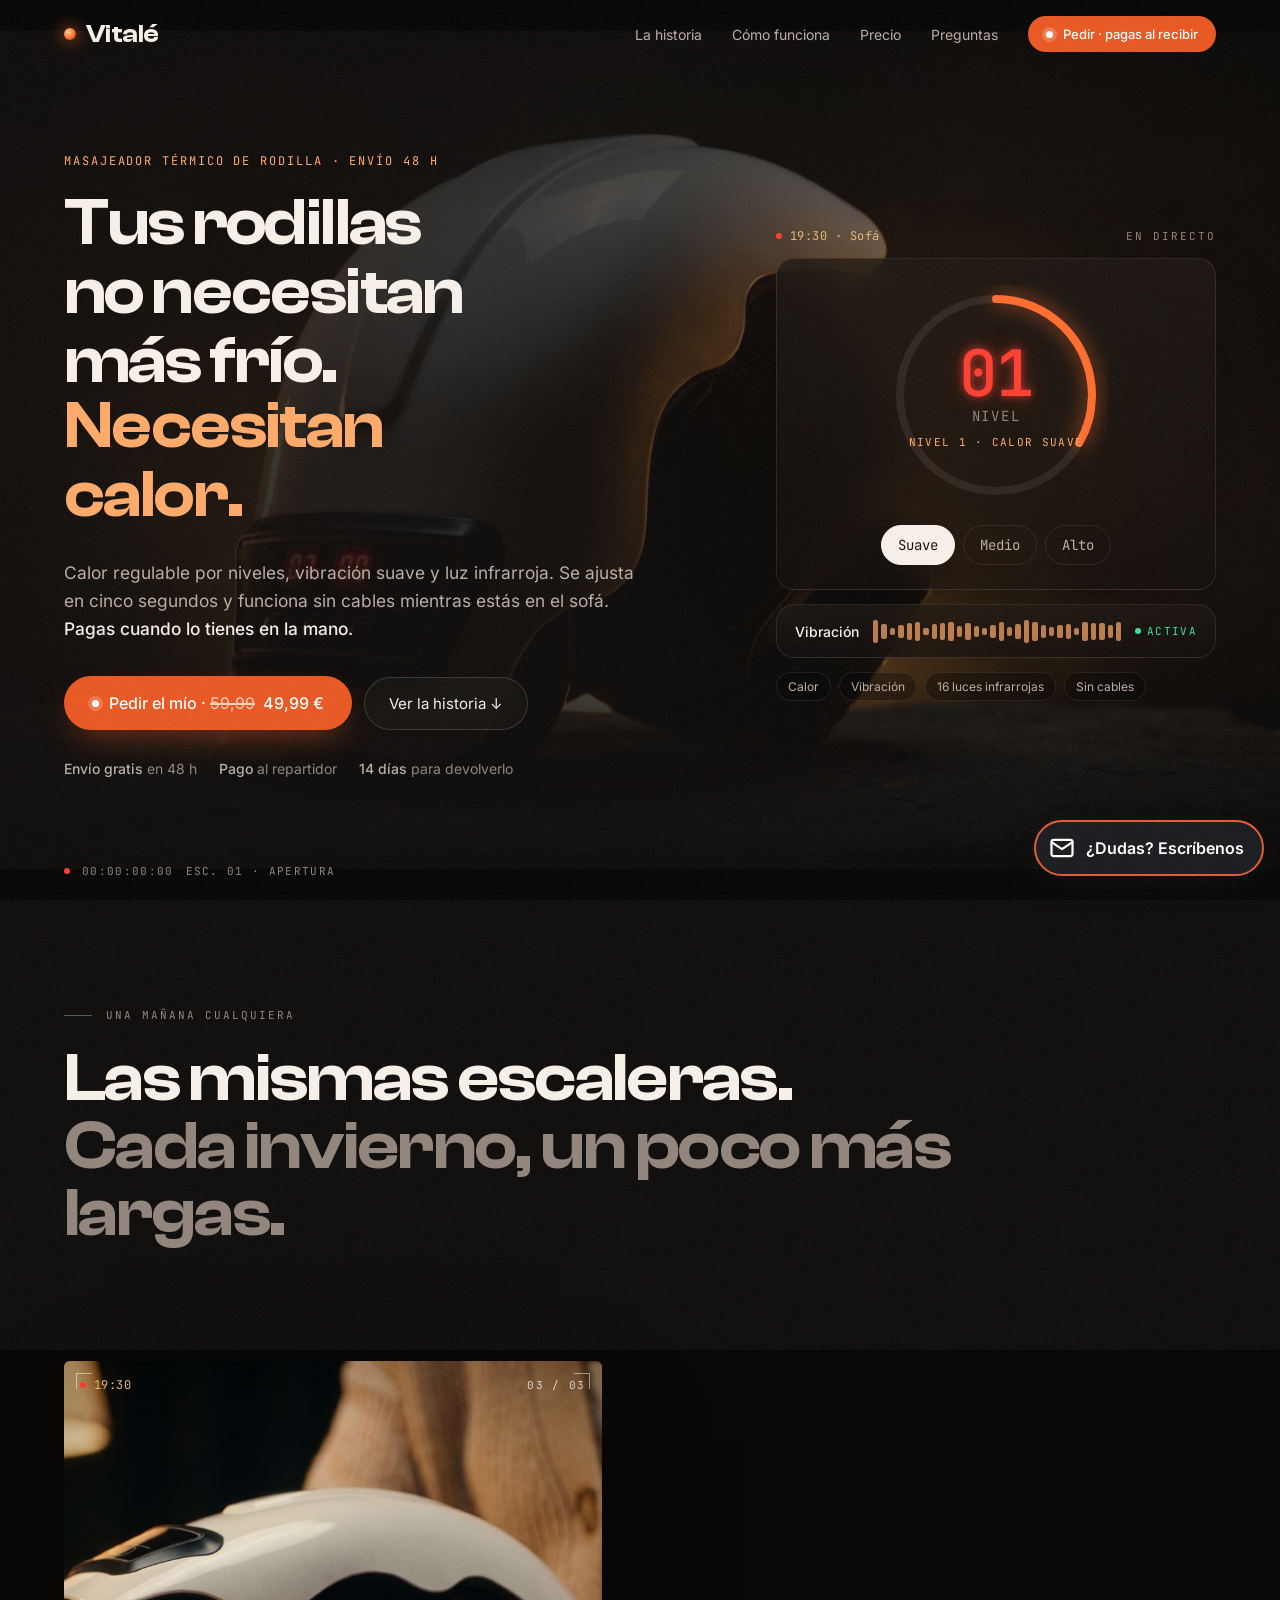
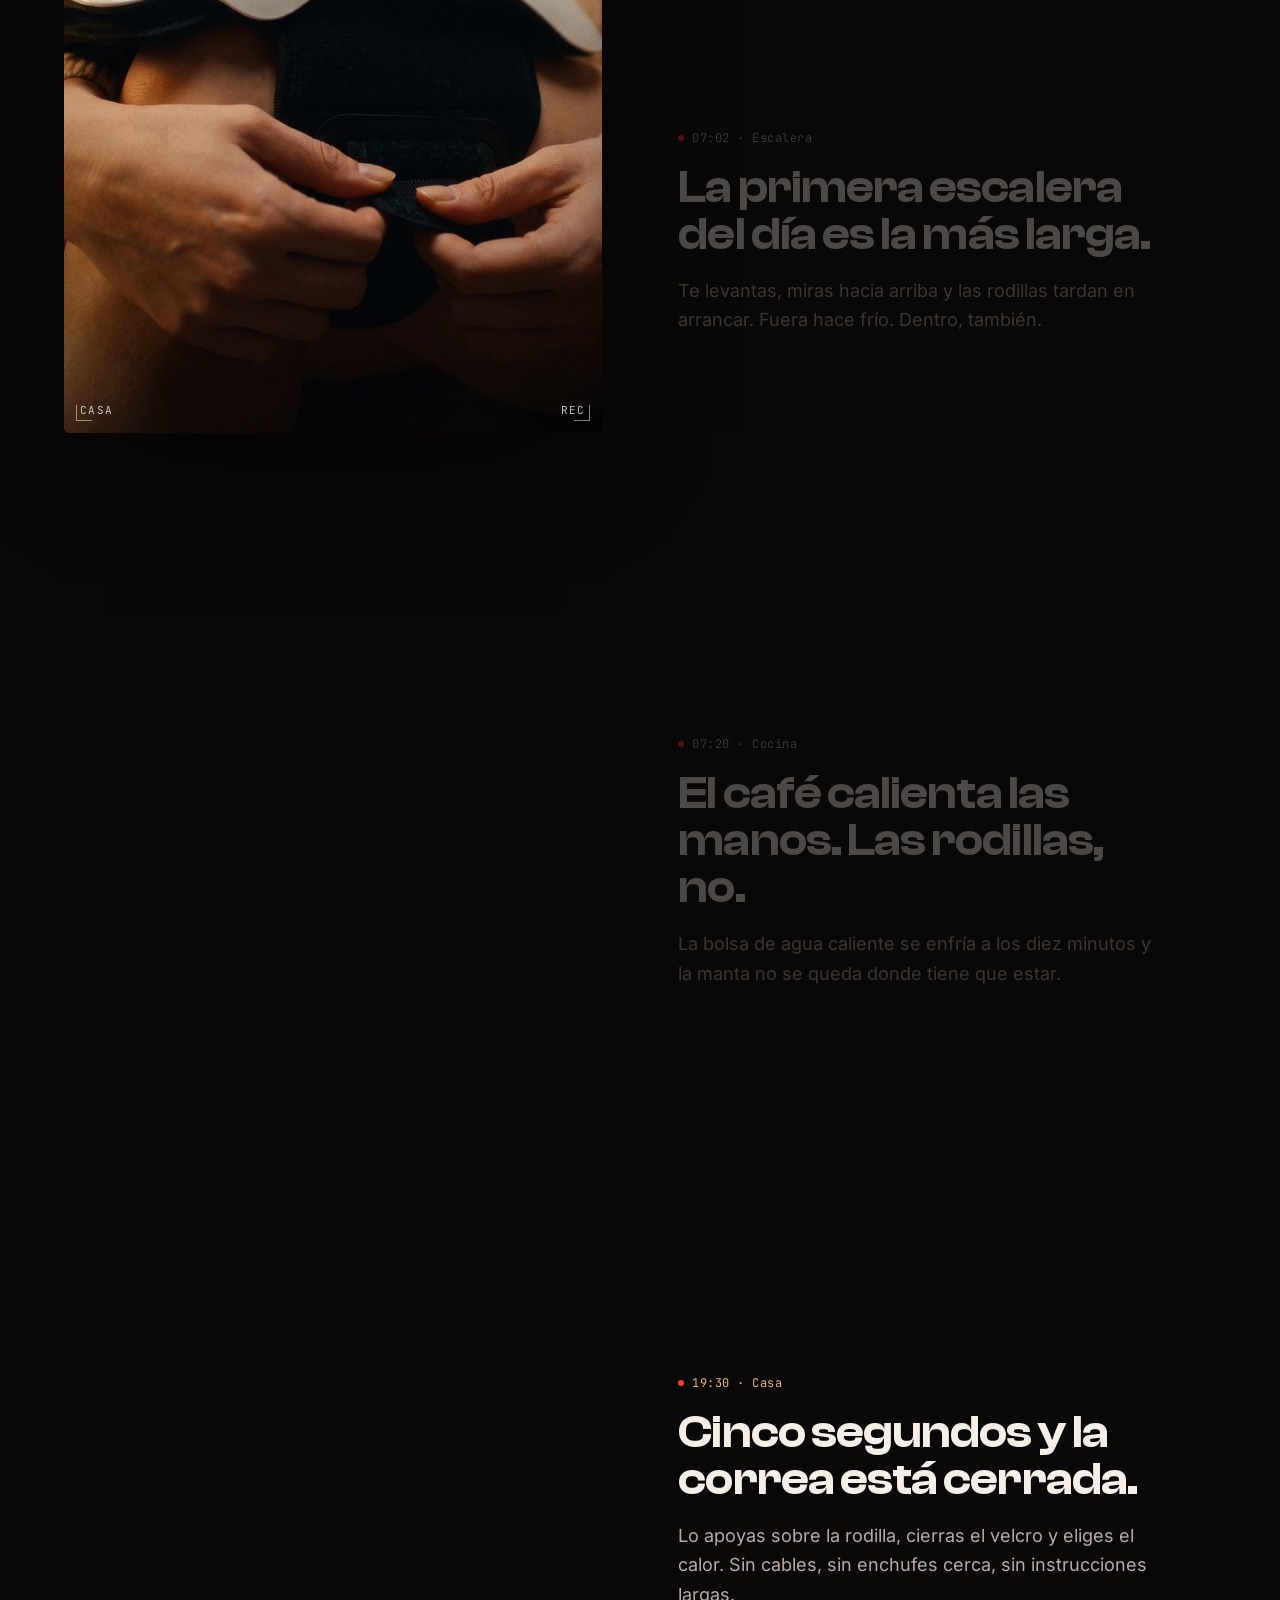
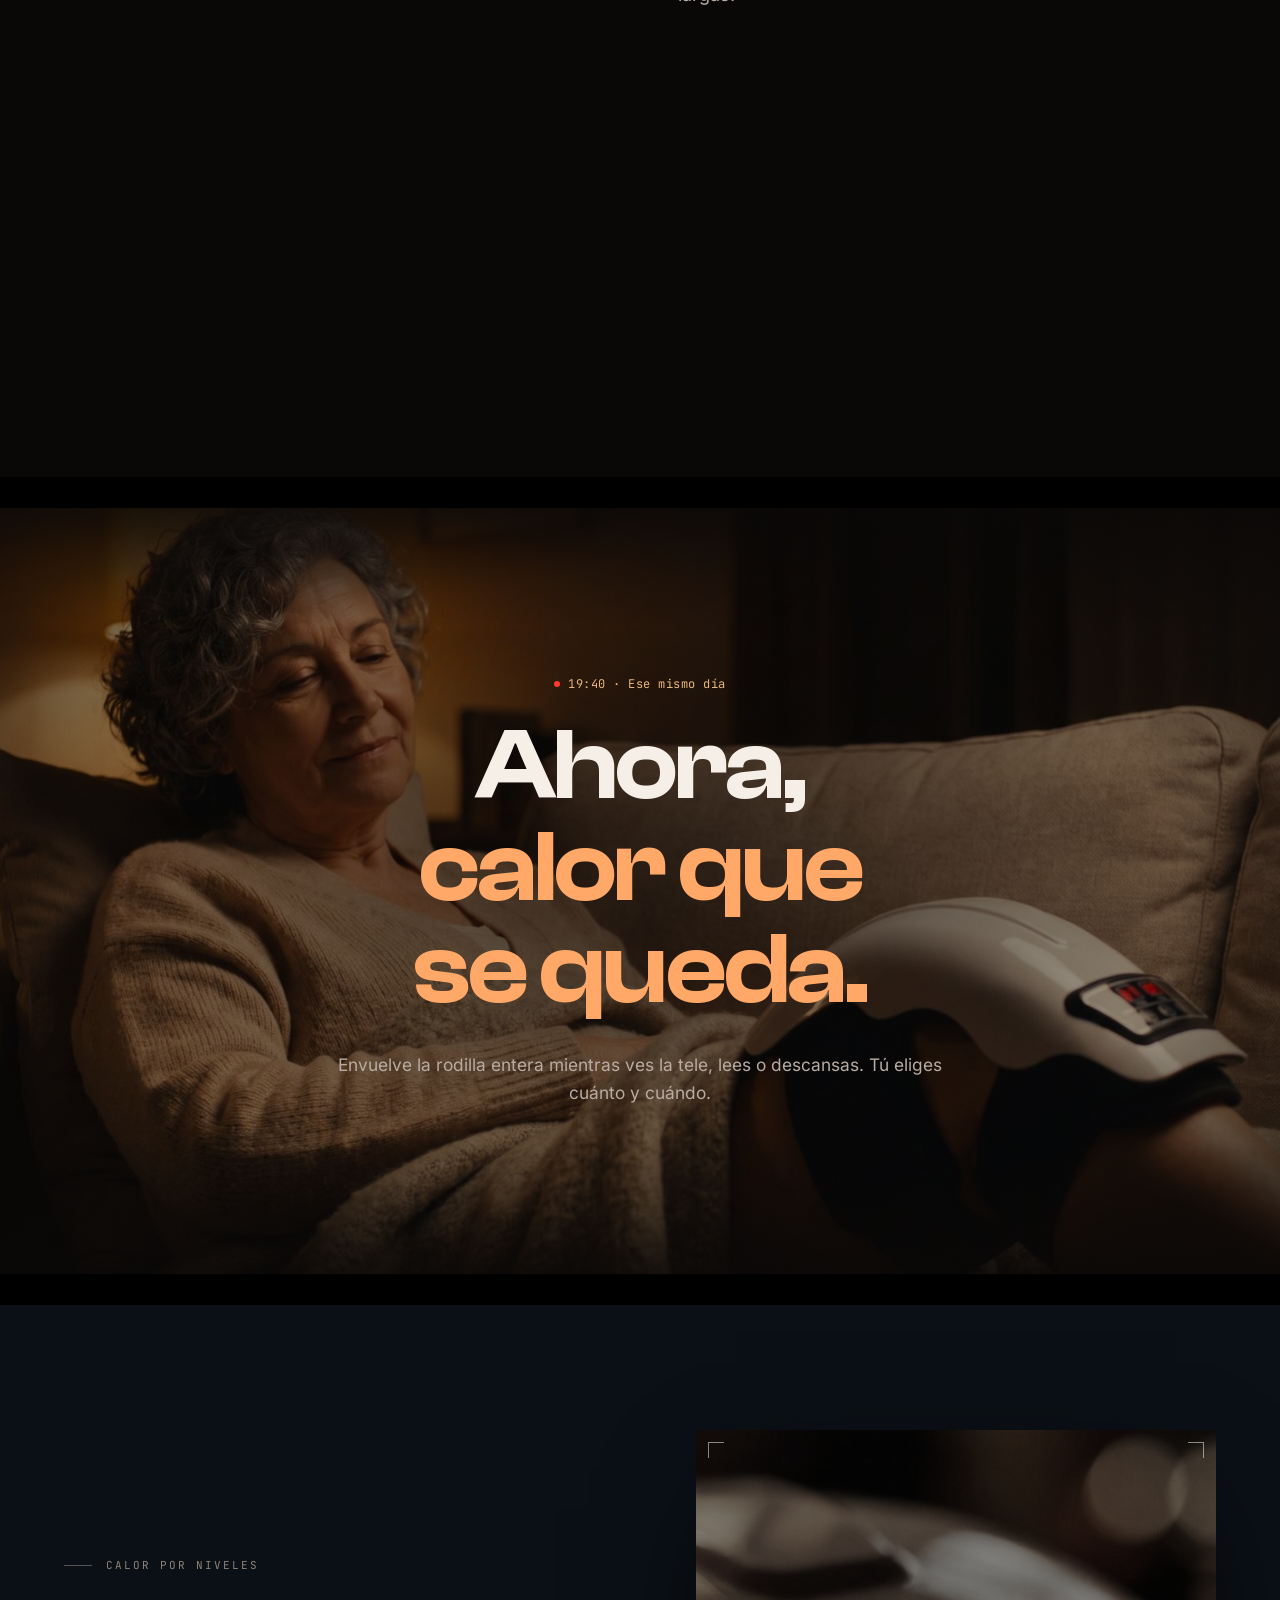
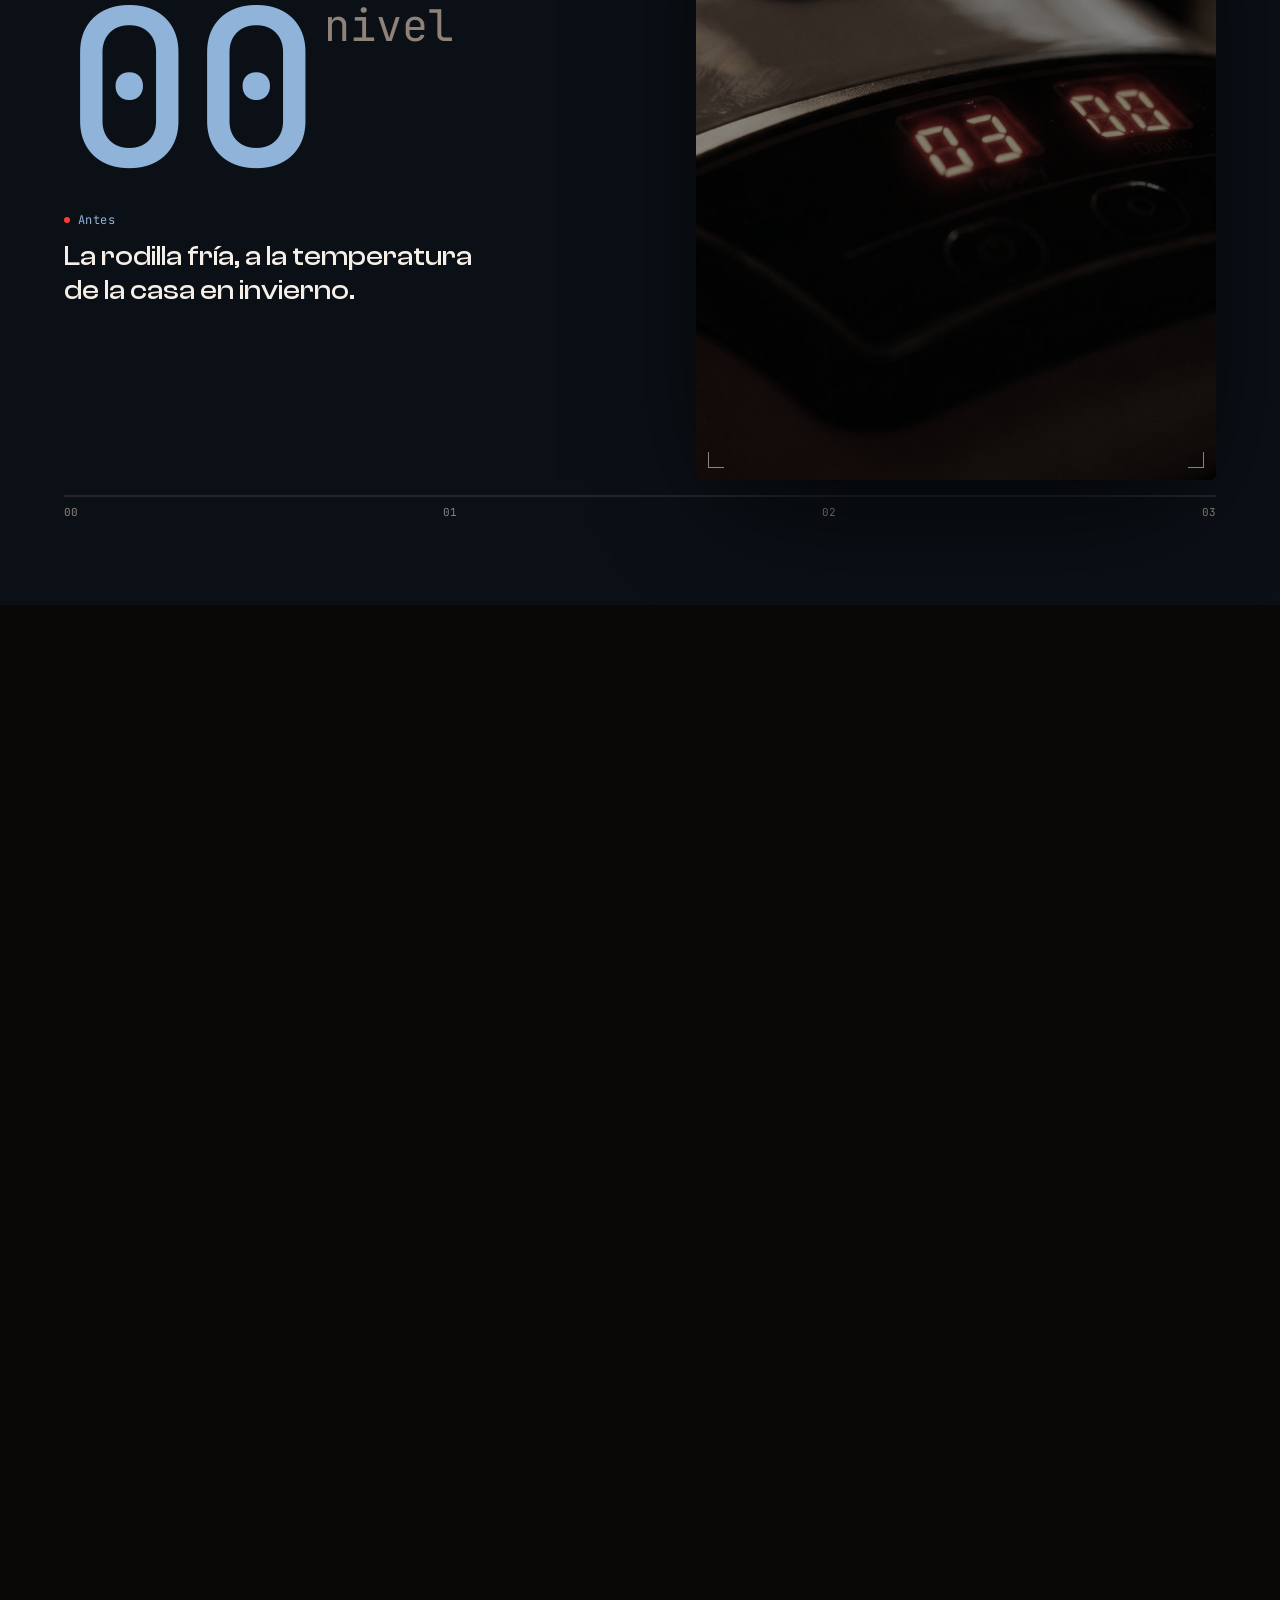
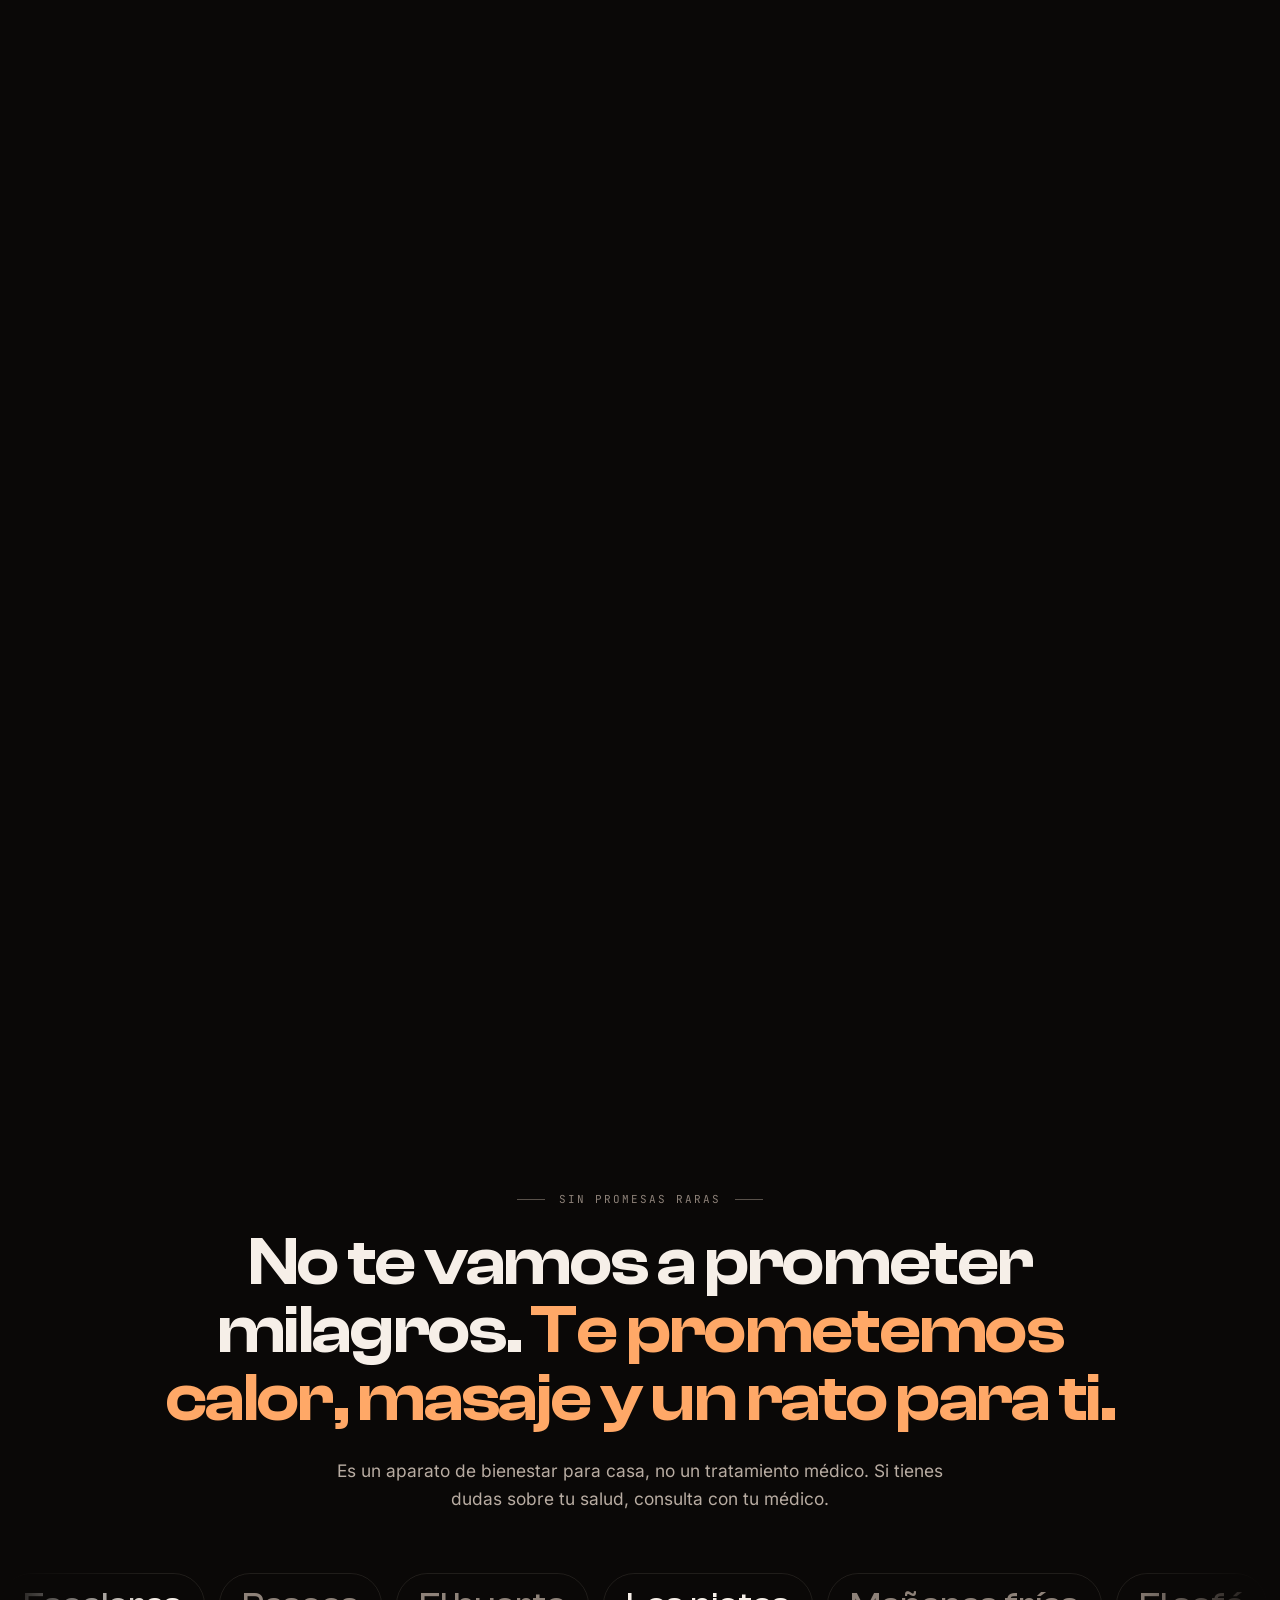
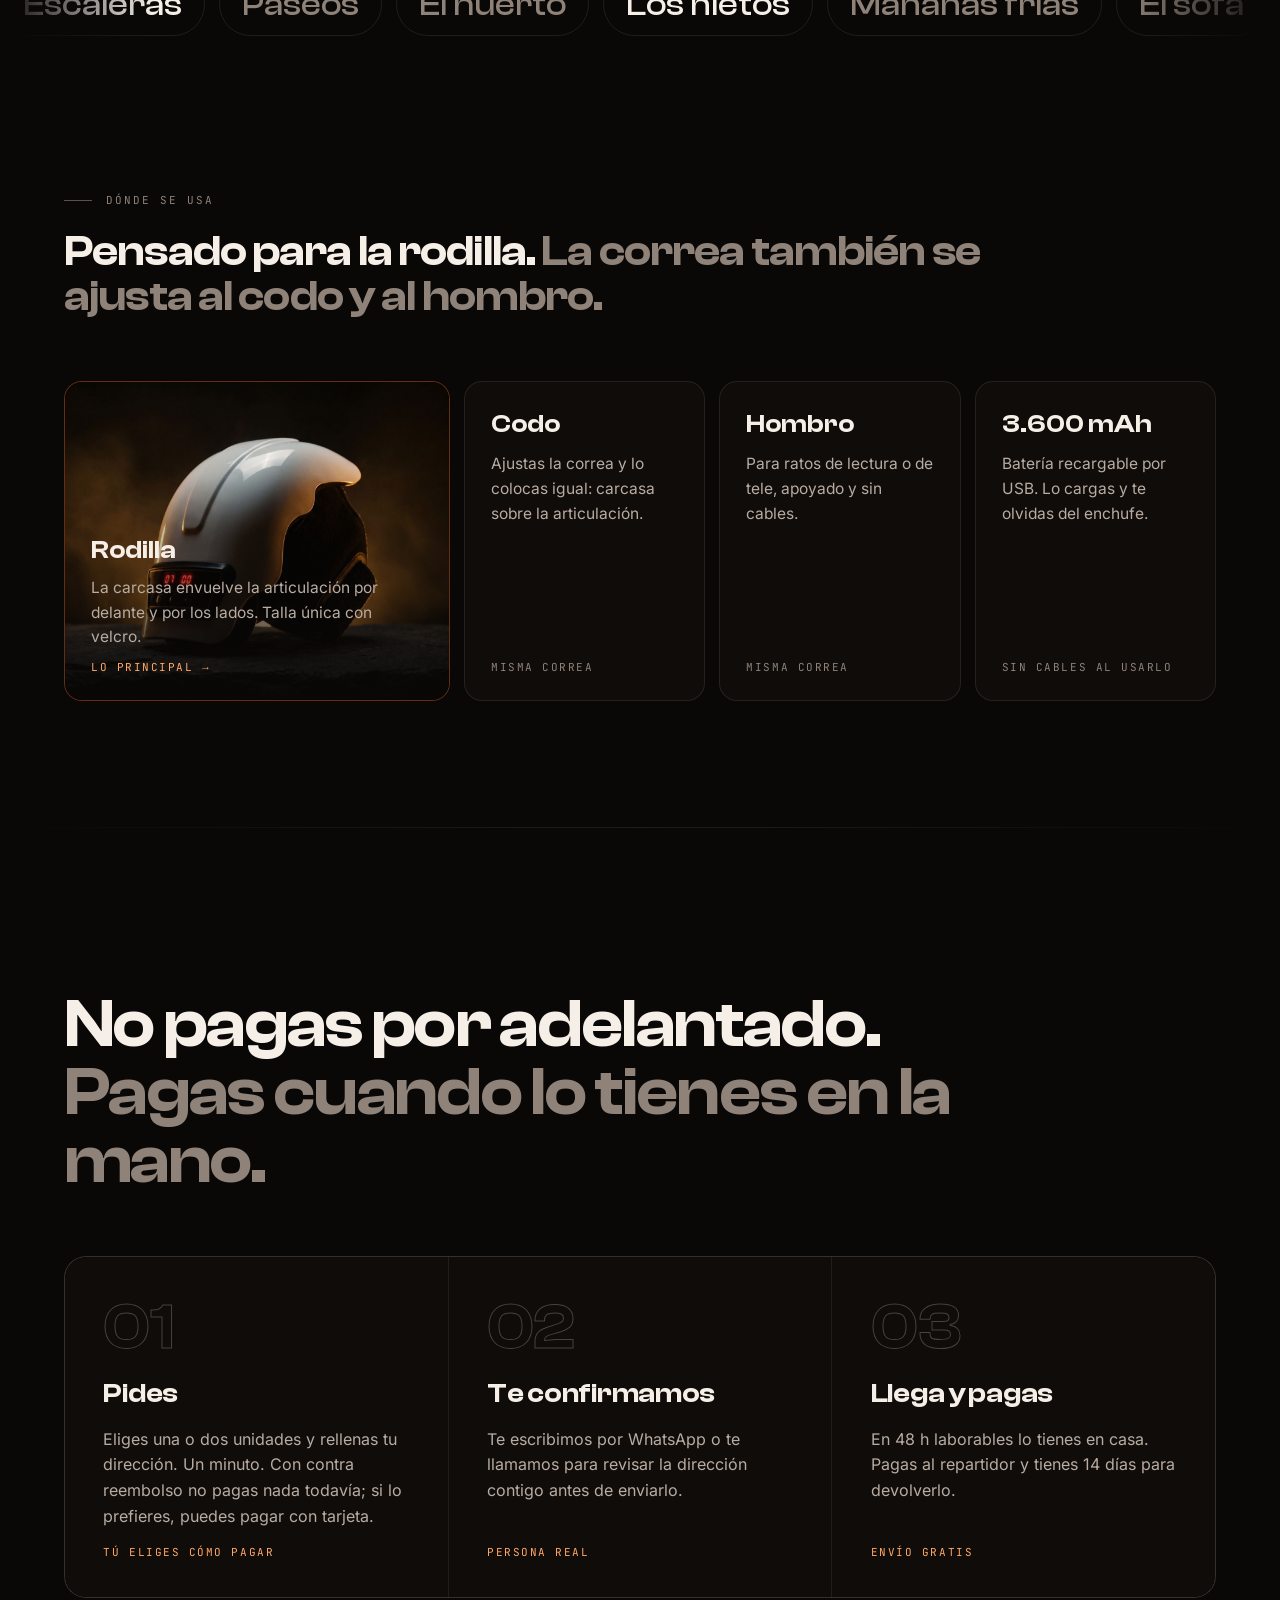
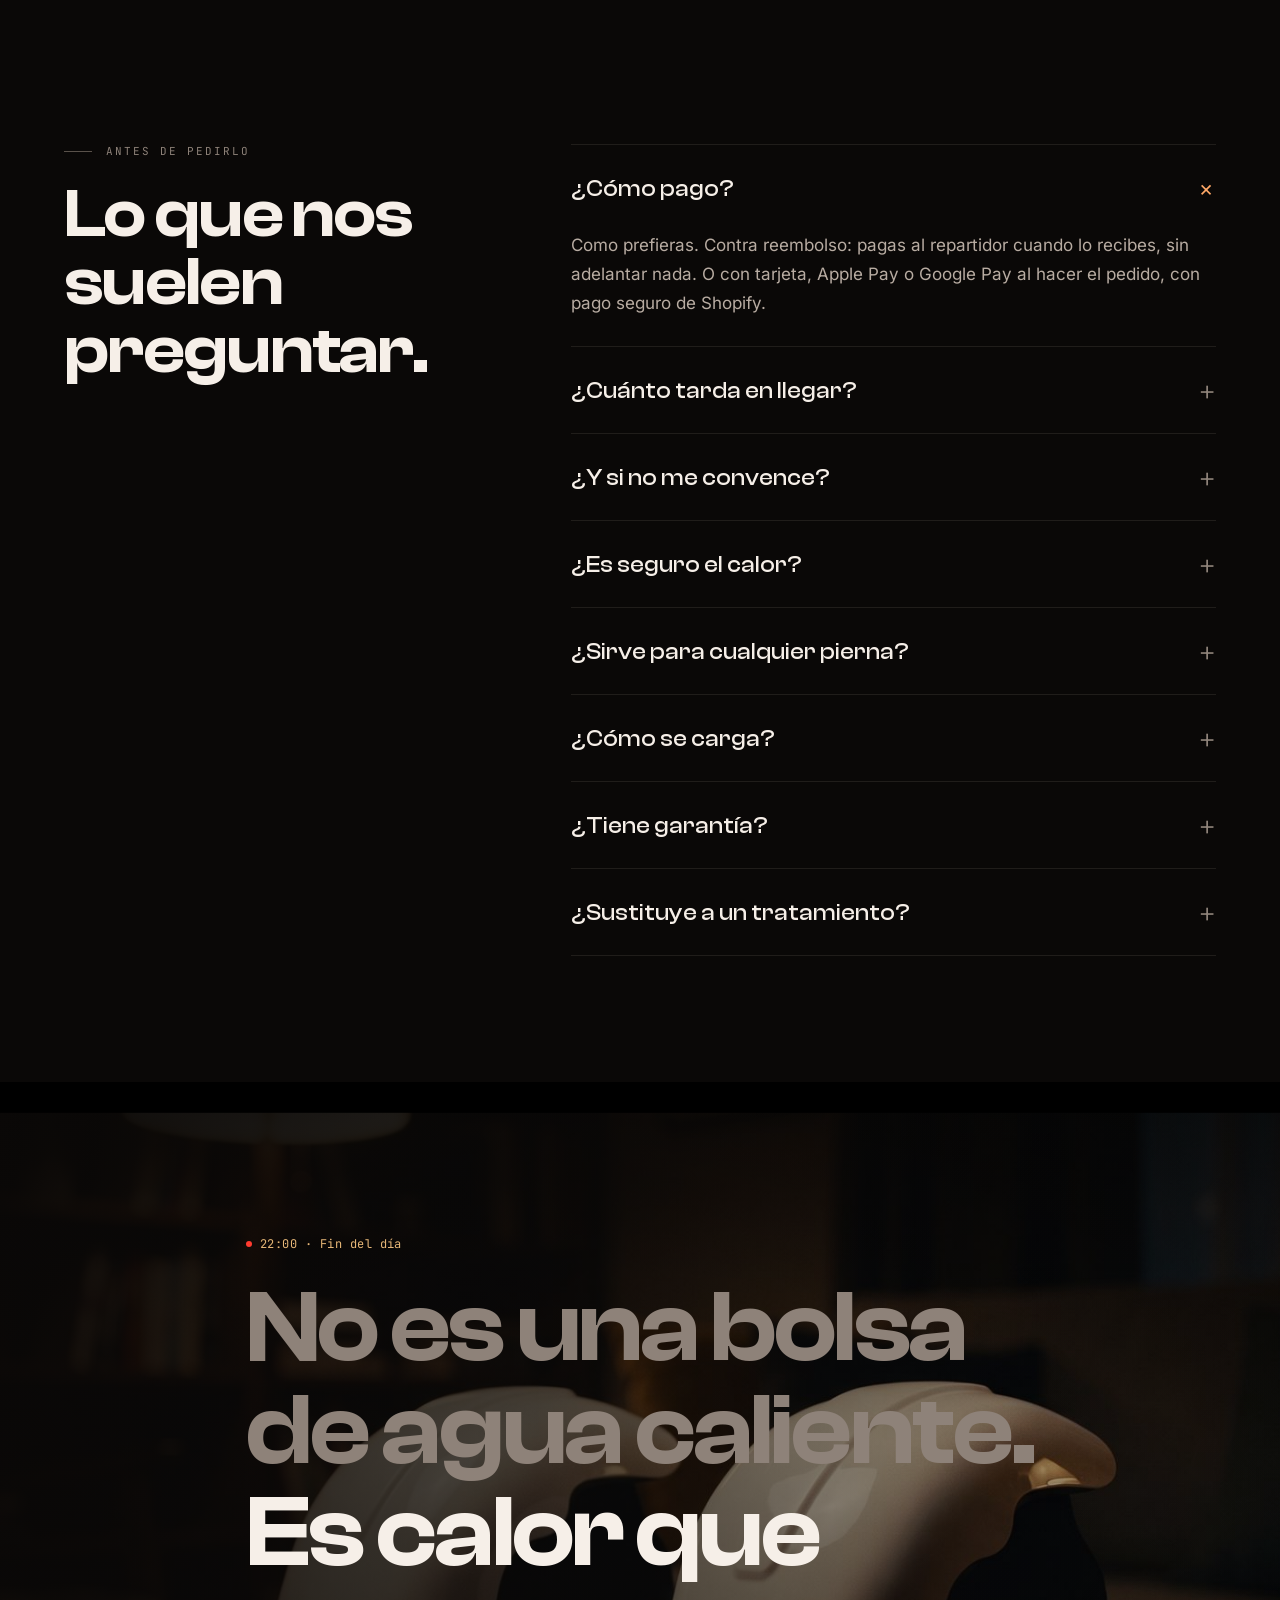
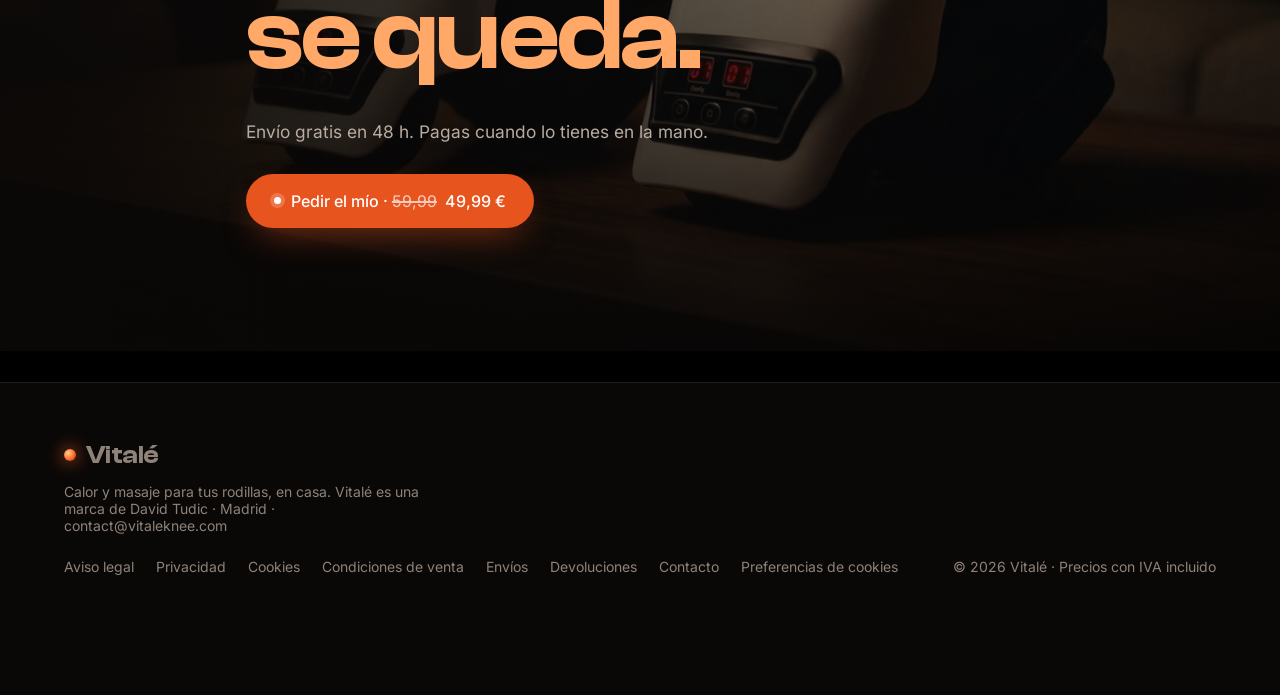
<file: index.html>
<!doctype html>
<html lang="es">
<head>
<meta charset="utf-8">
<meta name="viewport" content="width=device-width, initial-scale=1, viewport-fit=cover">
<meta http-equiv="Content-Security-Policy" content="default-src 'self'; script-src 'self' https://connect.facebook.net; style-src 'self' 'unsafe-inline'; img-src 'self' data: https://www.facebook.com; font-src 'self'; connect-src 'self' https://www.facebook.com https://connect.facebook.net; media-src 'self'; frame-src 'none'; object-src 'none'; base-uri 'self'; form-action 'self'; upgrade-insecure-requests">
<meta name="referrer" content="strict-origin-when-cross-origin">
<title>Vitalé — Masajeador de rodilla con calor y vibración · Pago al recibir</title>
<meta name="description" content="Masajeador térmico de rodilla Vitalé: calor regulable por niveles, vibración suave y luz infrarroja. Sin cables. Envío gratis en 48 h y pago al recibir.">
<link rel="canonical" href="https://www.vitaleknee.com/">
<meta name="theme-color" content="#0A0807">
<link rel="icon" href="media/favicon.svg" type="image/svg+xml">
<meta property="og:type" content="website">
<meta property="og:site_name" content="Vitalé">
<meta property="og:locale" content="es_ES">
<meta property="og:url" content="https://www.vitaleknee.com/">
<meta property="og:title" content="Vitalé — Tus rodillas no necesitan más frío">
<meta property="og:description" content="Calor, vibración y luz infrarroja para tus rodillas. Envío gratis 48 h y pago al recibir.">
<meta property="og:image" content="https://www.vitaleknee.com/media/og.jpg">
<meta name="twitter:card" content="summary_large_image">
<script type="application/ld+json">
{
  "@context": "https://schema.org",
  "@type": "Product",
  "name": "Masajeador de Rodilla Vitalé",
  "brand": { "@type": "Brand", "name": "Vitalé" },
  "description": "Masajeador térmico de rodilla con calor regulable por niveles, vibración y 16 puntos de luz infrarroja. Batería de 3.600 mAh.",
  "image": ["https://www.vitaleknee.com/media/s4-producto.jpg"],
  "offers": [
    { "@type": "Offer", "name": "1 unidad", "price": "49.99", "priceCurrency": "EUR", "availability": "https://schema.org/InStock", "url": "https://www.vitaleknee.com/#pack" },
    { "@type": "Offer", "name": "2 unidades", "price": "79.98", "priceCurrency": "EUR", "availability": "https://schema.org/InStock", "url": "https://www.vitaleknee.com/#pack" }
  ]
}
</script>
<link rel="preload" href="fonts/inter-latin.woff2" as="font" type="font/woff2" crossorigin>
<link rel="stylesheet" href="fonts.css">
<link rel="preload" as="image" href="media/s4-producto.jpg">
<link rel="stylesheet" href="cine.css">
<link rel="stylesheet" href="vitale.css">
</head>
<body>
<div class="grain" aria-hidden="true"></div>

<header class="nav">
  <div class="nav__in">
    <a class="logo" href="#top" aria-label="Vitalé, inicio"><span class="logo__mark" aria-hidden="true"></span>Vitalé</a>
    <nav class="nav__links" aria-label="Principal">
      <a href="#historia">La historia</a><a href="#calor">Cómo funciona</a><a href="producto">Precio</a><a href="#preguntas">Preguntas</a>
      <a class="cta cta--sm" href="producto"><span class="cta__dot"></span>Pedir · pagas al recibir</a>
    </nav>
  </div>
</header>

<main id="top">
<!-- ============ ESC. 01 · APERTURA ============ -->
<section class="hero letterbox" data-scene="ESC. 01 · APERTURA">
  <div class="film film--dark" aria-hidden="true">
    <video data-slow="0.6" src="media/v4-producto.mp4" poster="media/s4-producto.jpg" muted loop playsinline autoplay preload="auto"></video>
  </div>
  <div class="wrap hero__grid">
    <div>
      <p class="eyebrow" data-r>Masajeador térmico de rodilla · Envío 48 h</p>
      <h1 class="h-l lines" aria-label="Tus rodillas no necesitan más frío. Necesitan calor.">
        <span><span>Tus rodillas</span></span>
        <span><span>no necesitan</span></span>
        <span><span>más frío. <span class="ember">Necesitan</span></span></span>
        <span><span class="ember">calor.</span></span>
      </h1>
      <p class="lead" data-r>Calor regulable por niveles, vibración suave y luz infrarroja. Se ajusta en cinco segundos y funciona sin cables mientras estás en el sofá. <b>Pagas cuando lo tienes en la mano.</b></p>
      <div class="actions" data-r>
        <a class="cta" href="producto" data-buy-scroll><span class="cta__dot"></span><span>Pedir el mío · <s class="was">59,99</s> 49,99 €</span></a>
        <a class="ghost" href="#historia">Ver la historia ↓</a>
      </div>
      <div class="hero__meta" data-r><span><b>Envío gratis</b> en 48 h</span><span><b>Pago</b> al repartidor</span><span><b>14 días</b> para devolverlo</span></div>
    </div>

    <!-- panel en vivo: el aparato por dentro -->
    <div class="live" id="live" data-r aria-label="Demostración de los niveles de calor">
      <div class="live__label"><span class="tc" id="liveTc">19:30 · Sofá</span><span class="slate">En directo</span></div>
      <div class="glass dial">
        <div class="dial__ring" aria-hidden="true">
          <svg viewBox="0 0 220 220">
            <circle class="dial__track" cx="110" cy="110" r="96"/>
            <circle class="dial__fill" id="dialFill" cx="110" cy="110" r="96" pathLength="100"/>
          </svg>
          <div class="dial__read">
            <span class="led" id="dialDeg">01</span><span class="dial__unit">nivel</span>
            <span class="dial__lvl" id="dialLvl">Nivel 1 · Calor suave</span>
          </div>
        </div>
        <div class="dial__btns" role="group" aria-label="Elige un nivel">
          <button type="button" class="lvl is-on" data-deg="1" data-lvl="Nivel 1 · Calor suave">Suave</button>
          <button type="button" class="lvl" data-deg="2" data-lvl="Nivel 2 · El más elegido">Medio</button>
          <button type="button" class="lvl" data-deg="3" data-lvl="Nivel 3 · Días de frío">Alto</button>
        </div>
      </div>
      <div class="glass vib">
        <span class="vib__label">Vibración</span>
        <div class="vib__wave" aria-hidden="true"></div>
        <span class="vib__state">Activa</span>
      </div>
      <div class="chips"><span class="chip">Calor</span><span class="chip">Vibración</span><span class="chip">16 luces infrarrojas</span><span class="chip">Sin cables</span></div>
    </div>
  </div>
</section>

<!-- ============ ESC. 02 · HISTORIA (sticky) ============ -->
<section class="story" id="historia" data-scene="ESC. 02 · LA MAÑANA" aria-label="Una mañana cualquiera">
  <div class="wrap">
    <div class="sec__head" style="padding-top:clamp(80px,12vh,140px);margin-bottom:0">
      <p class="slate" data-r><i></i>Una mañana cualquiera</p>
      <h2 class="h-l" data-r>Las mismas escaleras.<br><span class="dim">Cada invierno, un poco más largas.</span></h2>
    </div>
    <div class="story__grid">
      <div class="story__stage" aria-hidden="true">
        <div class="frame">
          <div class="frame__m on" data-i="0"><video data-slow="0.6" src="media/v1-escalera.mp4" poster="media/s1-escalera.jpg" muted loop playsinline preload="metadata"></video></div>
          <div class="frame__m" data-i="1"><img src="media/s2-taza.jpg" alt="" loading="lazy"></div>
          <div class="frame__m" data-i="2"><img src="media/s6-correa.jpg" alt="" loading="lazy"></div>
          <div class="frame__corners"></div>
          <div class="frame__hud">
            <div class="row"><span class="tc tc--cold" id="stc">07:02</span><span id="sn">01 / 03</span></div>
            <div class="row"><span id="sp">Escalera</span><span>REC</span></div>
          </div>
        </div>
      </div>
      <div class="story__steps">
        <article class="beat on" data-tc="07:02" data-place="Escalera" data-cold="1">
          <div class="beat__mob"><img src="media/s1-escalera.jpg" alt="Una mujer al pie de la escalera de su casa con la mano en la rodilla, con luz fría de la mañana" loading="lazy"></div>
          <span class="tc tc--cold">07:02 · Escalera</span>
          <h3>La primera escalera del día es la más larga.</h3>
          <p>Te levantas, miras hacia arriba y las rodillas tardan en arrancar. Fuera hace frío. Dentro, también.</p>
        </article>
        <article class="beat" data-tc="07:20" data-place="Cocina" data-cold="1">
          <div class="beat__mob"><img src="media/s2-taza.jpg" alt="Manos alrededor de una taza caliente junto a una ventana helada" loading="lazy"></div>
          <span class="tc tc--cold">07:20 · Cocina</span>
          <h3>El café calienta las manos. Las rodillas, no.</h3>
          <p>La bolsa de agua caliente se enfría a los diez minutos y la manta no se queda donde tiene que estar.</p>
        </article>
        <article class="beat" data-tc="19:30" data-place="Casa">
          <div class="beat__mob"><img src="media/s6-correa.jpg" alt="Manos cerrando la correa de velcro del masajeador sobre la rodilla" loading="lazy"></div>
          <span class="tc">19:30 · Casa</span>
          <h3>Cinco segundos y la correa está cerrada.</h3>
          <p>Lo apoyas sobre la rodilla, cierras el velcro y eliges el calor. Sin cables, sin enchufes cerca, sin instrucciones largas.</p>
        </article>
      </div>
    </div>
  </div>
</section>

<!-- ============ ESC. 03 · GIRO ============ -->
<section class="turn letterbox" data-scene="ESC. 03 · LA TARDE">
  <div class="film" aria-hidden="true">
    <video data-slow="0.55" src="media/v3-sofa.mp4" poster="media/s3-sofa.jpg" muted loop playsinline preload="none"></video>
  </div>
  <div class="wrap">
    <span class="tc" data-r>19:40 · Ese mismo día</span>
    <h2 class="h-xl lines" aria-label="Ahora, calor que se queda.">
      <span><span>Ahora,</span></span>
      <span><span class="ember">calor que</span></span>
      <span><span class="ember">se queda.</span></span>
    </h2>
    <p class="lead" data-r style="text-align:center">Envuelve la rodilla entera mientras ves la tele, lees o descansas. Tú eliges cuánto y cuándo.</p>
  </div>
</section>

<!-- ============ ESC. 04 · TEMPERATURA (escena fijada) ============ -->
<section class="heat" id="calor" data-heat data-scene="ESC. 04 · TEMPERATURA">
  <div class="heat__sticky">
    <div class="heat__bg" aria-hidden="true"></div>
    <div class="heat__glow" aria-hidden="true"></div>
    <div class="wrap heat__grid">
      <div class="heat__left">
        <p class="slate"><i></i>Calor por niveles</p>
        <p class="heat__deg"><span class="led" data-deg>00</span><sup>nivel</sup></p>
        <ol class="heat__steps">
          <li class="heat__step is-on" data-step="0"><span class="tc tc--cold">Antes</span><p>La rodilla fría, a la temperatura de la casa en invierno.</p></li>
          <li class="heat__step" data-step="1"><span class="tc">Nivel 1 · Suave</span><p>Calor suave para empezar. La rodilla se templa poco a poco.</p></li>
          <li class="heat__step" data-step="2"><span class="tc">Nivel 2 · Medio</span><p>El punto que elige casi todo el mundo. Calor envolvente con vibración.</p></li>
          <li class="heat__step" data-step="3"><span class="tc">Nivel 3 · Alto</span><p>Para los días más fríos. Siempre puedes bajarlo con un toque.</p></li>
        </ol>
      </div>
      <div class="heat__right" aria-hidden="true">
        <div class="heat__frame">
          <img src="media/s5-pantalla.jpg" alt="" loading="lazy">
          <div class="frame__corners"></div>
        </div>
      </div>
    </div>
    <div class="heat__meter" aria-hidden="true"><span class="heat__fill"></span><span class="heat__tick" style="--t:0">00</span><span class="heat__tick" style="--t:.333">01</span><span class="heat__tick" style="--t:.666">02</span><span class="heat__tick" style="--t:1">03</span></div>
  </div>
</section>

<!-- ============ ESC. 05 · SIN HUMO ============ -->
<section class="truth" data-scene="ESC. 05 · SIN HUMO">
  <div class="wrap">
    <p class="slate" data-r style="justify-content:center"><i></i>Sin promesas raras<i></i></p>
    <h2 class="h-l" data-r style="margin-top:22px">No te vamos a prometer milagros. <span class="ember">Te prometemos calor, masaje y un rato para ti.</span></h2>
    <p class="lead" data-r style="margin:26px auto 0;text-align:center">Es un aparato de bienestar para casa, no un tratamiento médico. Si tienes dudas sobre tu salud, consulta con tu médico.</p>
  </div>
  <div class="marquee" aria-hidden="true">
    <div class="marquee__track"><span>Escaleras</span><span>Paseos</span><span>El huerto</span><span>Los nietos</span><span>Mañanas frías</span><span>El sofá</span><span>Viajes en coche</span><span>El jardín</span><span>Bailar</span><span>Recados</span></div>
    <div class="marquee__track"><span>Escaleras</span><span>Paseos</span><span>El huerto</span><span>Los nietos</span><span>Mañanas frías</span><span>El sofá</span><span>Viajes en coche</span><span>El jardín</span><span>Bailar</span><span>Recados</span></div>
  </div>
</section>

<!-- ============ ESC. 06 · DÓNDE ============ -->
<section class="sec" data-scene="ESC. 06 · DÓNDE" style="padding-top:40px">
  <div class="wrap">
    <div class="sec__head">
      <p class="slate" data-r><i></i>Dónde se usa</p>
      <h2 class="h-m" data-r>Pensado para la rodilla. <span class="dim">La correa también se ajusta al codo y al hombro.</span></h2>
    </div>
    <div class="zones">
      <div class="zone zone--main" data-r>
        <img src="media/s4-producto.jpg" alt="El masajeador Vitalé sobre una piedra oscura con luz cálida" loading="lazy">
        <div class="zone__txt"><h3>Rodilla</h3><p>La carcasa envuelve la articulación por delante y por los lados. Talla única con velcro.</p><span class="tagline">Lo principal →</span></div>
      </div>
      <div class="zone" data-r style="--d:.1s"><h3>Codo</h3><p>Ajustas la correa y lo colocas igual: carcasa sobre la articulación.</p><span class="tagline">Misma correa</span></div>
      <div class="zone" data-r style="--d:.2s"><h3>Hombro</h3><p>Para ratos de lectura o de tele, apoyado y sin cables.</p><span class="tagline">Misma correa</span></div>
      <div class="zone" data-r style="--d:.3s"><h3>3.600 mAh</h3><p>Batería recargable por USB. Lo cargas y te olvidas del enchufe.</p><span class="tagline">Sin cables al usarlo</span></div>
    </div>
  </div>
</section>

<div class="rule"></div>

<!-- ============ ESC. 07 · CÓMO LLEGA ============ -->
<section class="sec" id="como" data-scene="ESC. 07 · CÓMO LLEGA">
  <div class="wrap">
    <div class="sec__head">
      <p class="slate" data-r><i></i>Contra reembolso o tarjeta</p>
      <h2 class="h-l" data-r>No pagas por adelantado. <span class="dim">Pagas cuando lo tienes en la mano.</span></h2>
    </div>
    <div class="steps">
      <div class="step" data-r><span class="step__n">01</span><h3>Pides</h3><p>Eliges una o dos unidades y rellenas tu dirección. Un minuto. Con contra reembolso no pagas nada todavía; si lo prefieres, puedes pagar con tarjeta.</p><span class="step__tag">Tú eliges cómo pagar</span></div>
      <div class="step" data-r style="--d:.1s"><span class="step__n">02</span><h3>Te confirmamos</h3><p>Te escribimos por WhatsApp o te llamamos para revisar la dirección contigo antes de enviarlo.</p><span class="step__tag">Persona real</span></div>
      <div class="step" data-r style="--d:.2s"><span class="step__n">03</span><h3>Llega y pagas</h3><p>En 48 h laborables lo tienes en casa. Pagas al repartidor y tienes 14 días para devolverlo.</p><span class="step__tag">Envío gratis</span></div>
    </div>
  </div>
</section>


<!-- ============ ESC. 09 · PREGUNTAS ============ -->
<section class="sec" id="preguntas" data-scene="ESC. 09 · PREGUNTAS" style="padding-top:20px">
  <div class="wrap faq-grid">
    <div class="sec__head">
      <p class="slate" data-r><i></i>Antes de pedirlo</p>
      <h2 class="h-l" data-r>Lo que nos suelen preguntar.</h2>
    </div>
    <div class="faq" data-r>
      <details open><summary>¿Cómo pago?</summary><p>Como prefieras. Contra reembolso: pagas al repartidor cuando lo recibes, sin adelantar nada. O con tarjeta, Apple Pay o Google Pay al hacer el pedido, con pago seguro de Shopify.</p></details>
      <details><summary>¿Cuánto tarda en llegar?</summary><p>En 48 horas laborables en la península. Antes de enviarlo te confirmamos el pedido por WhatsApp o por teléfono. Para Baleares, Canarias, Ceuta y Melilla, escríbenos antes de pedir.</p></details>
      <details><summary>¿Y si no me convence?</summary><p>Tienes 14 días naturales desde que lo recibes para devolverlo sin dar explicaciones. Te devolvemos el dinero en un máximo de 14 días. Los detalles están en la política de devoluciones.</p></details>
      <details><summary>¿Es seguro el calor?</summary><p>El calor se regula por niveles. Empieza siempre por el más bajo y no lo uses sobre piel dañada ni mientras duermes. Si llevas marcapasos, estás embarazada o tienes problemas de circulación o de sensibilidad en la piel, consulta antes con tu médico.</p></details>
      <details><summary>¿Sirve para cualquier pierna?</summary><p>Sí. Es talla única y la correa de velcro se ajusta a cada pierna. También se puede colocar en el codo o en el hombro.</p></details>
      <details><summary>¿Cómo se carga?</summary><p>Por USB. La batería es de 3.600 mAh, así que mientras lo usas no necesita cable.</p></details>
      <details><summary>¿Tiene garantía?</summary><p>Sí, 3 años de garantía legal, como cualquier producto nuevo vendido en España.</p></details>
      <details><summary>¿Sustituye a un tratamiento?</summary><p>No. Es un aparato de bienestar para usar en casa. No sustituye el consejo de tu médico ni de tu fisioterapeuta.</p></details>
    </div>
  </div>
</section>

<!-- ============ ESC. 10 · CIERRE ============ -->
<section class="finale letterbox" data-scene="ESC. 10 · FIN DEL DÍA">
  <div class="film film--dark" aria-hidden="true">
    <img src="media/s7-pack.jpg" alt="" loading="lazy">
  </div>
  <div class="wrap">
    <span class="tc" data-r>22:00 · Fin del día</span>
    <h2 class="h-xl lines" aria-label="No es una bolsa de agua caliente. Es calor que se queda.">
      <span><span class="dim">No es una bolsa</span></span>
      <span><span class="dim">de agua caliente.</span></span>
      <span><span>Es calor que</span></span>
      <span><span class="ember">se queda.</span></span>
    </h2>
    <p class="lead" data-r>Envío gratis en 48 h. Pagas cuando lo tienes en la mano.</p>
    <div class="actions" data-r>
      <a class="cta" href="producto"><span class="cta__dot"></span><span>Pedir el mío · <s class="was">59,99</s> 49,99 €</span></a>
    </div>
  </div>
</section>
</main>

<footer class="foot">
  <div class="wrap">
    <div>
      <a class="logo" href="#top"><span class="logo__mark" aria-hidden="true"></span>Vitalé</a>
      <p style="margin-top:12px;max-width:40ch">Calor y masaje para tus rodillas, en casa. Vitalé es una marca de David Tudic · Madrid · <a href="mailto:contact@vitaleknee.com">contact@vitaleknee.com</a></p>
    </div>
    <nav aria-label="Información legal">
      <a href="aviso-legal">Aviso legal</a>
      <a href="privacidad">Privacidad</a>
      <a href="cookies">Cookies</a>
      <a href="condiciones">Condiciones de venta</a>
      <a href="envios">Envíos</a>
      <a href="devoluciones">Devoluciones</a>
      <a href="contacto">Contacto</a>
      <button type="button" class="ck-link" data-ck-open>Preferencias de cookies</button>
    </nav>
    <span>© 2026 Vitalé · Precios con IVA incluido</span>
  </div>
</footer>

<div class="sticky" id="sticky" aria-hidden="true">
  <span class="sticky__txt"><b>Masajeador Vitalé</b><span>Rebajado: desde <s class="was">59,99</s> 49,99 € · pagas al recibir</span></span>
  <a class="cta cta--sm" href="producto" tabindex="-1">Pedir</a>
</div>

<div class="hud" aria-hidden="true"><span class="hud__dot"></span><span id="hudTc">00:00:00:00</span><span id="hudScene">ESC. 01 · APERTURA</span></div>

<script src="config.js"></script>
<script src="consent.js"></script>
<script src="vitale.js"></script>
<script src="wa.js"></script>
</body>
</html>
</file>
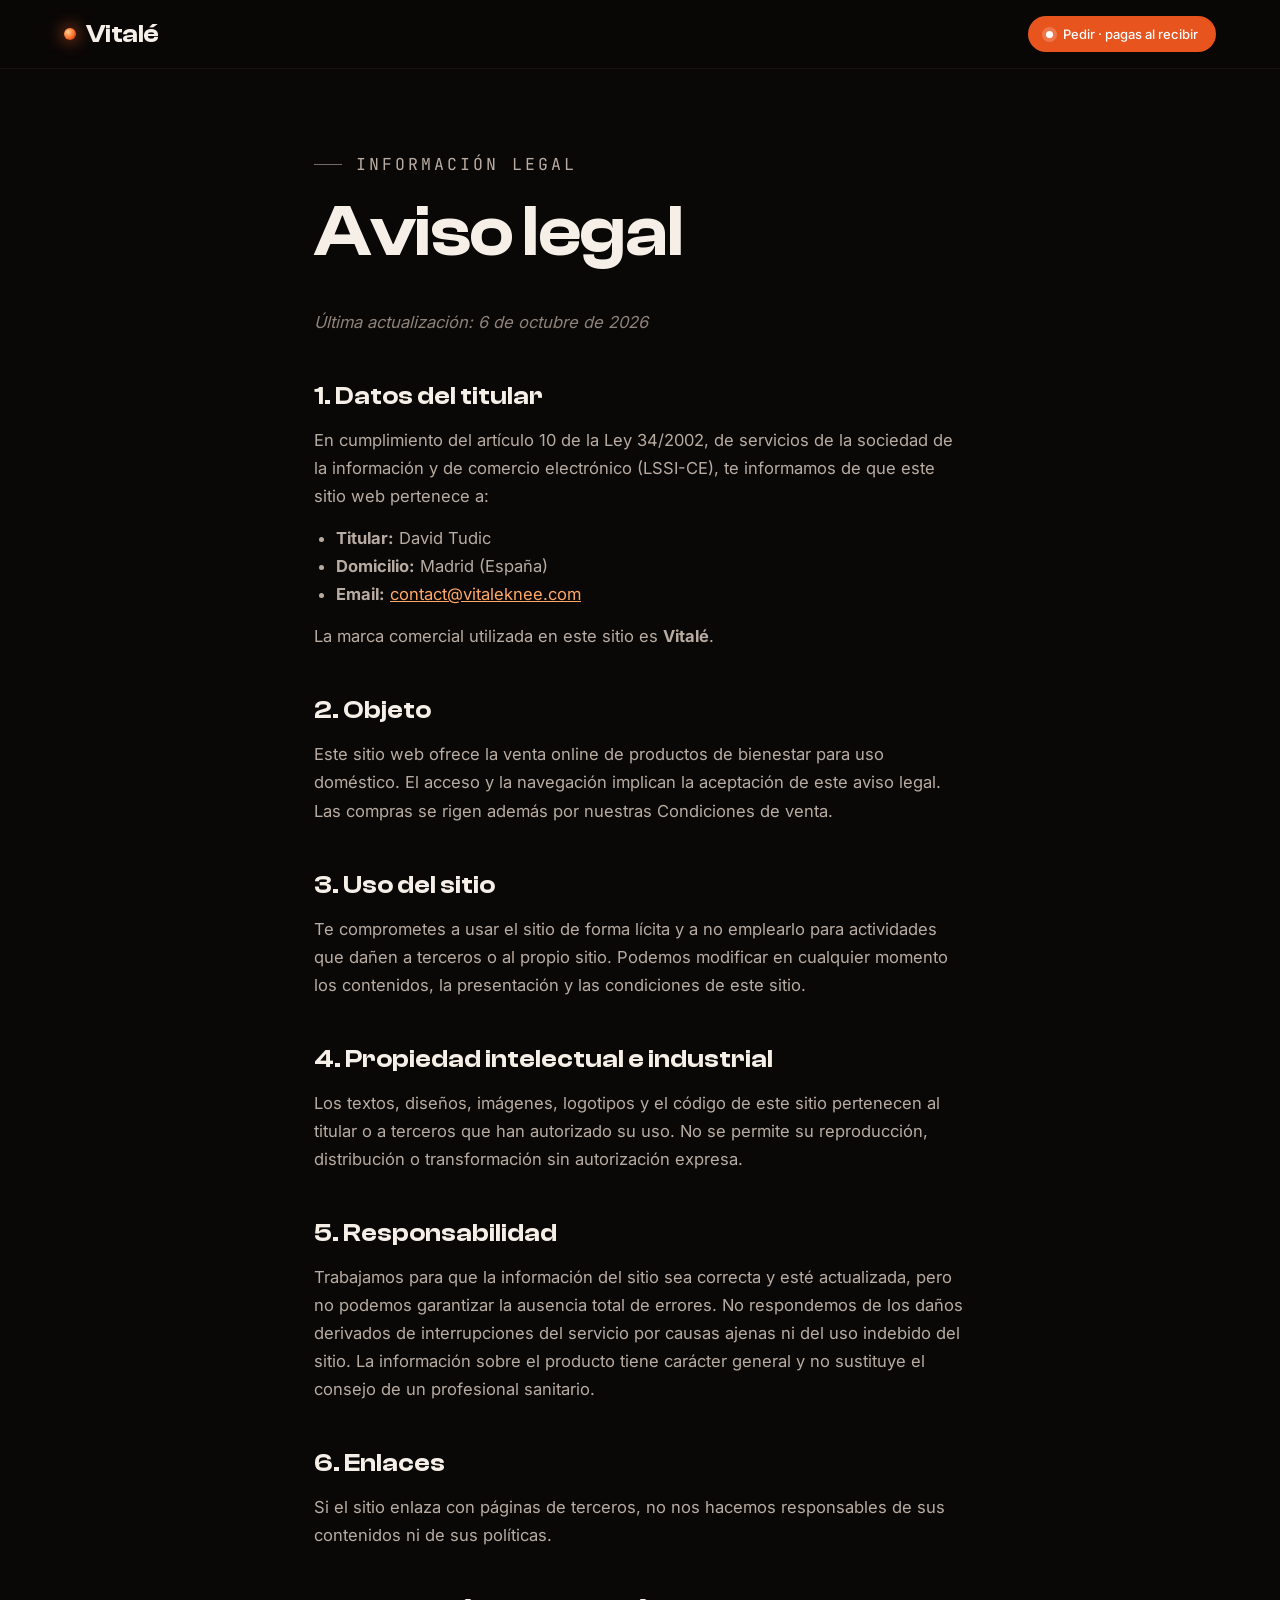
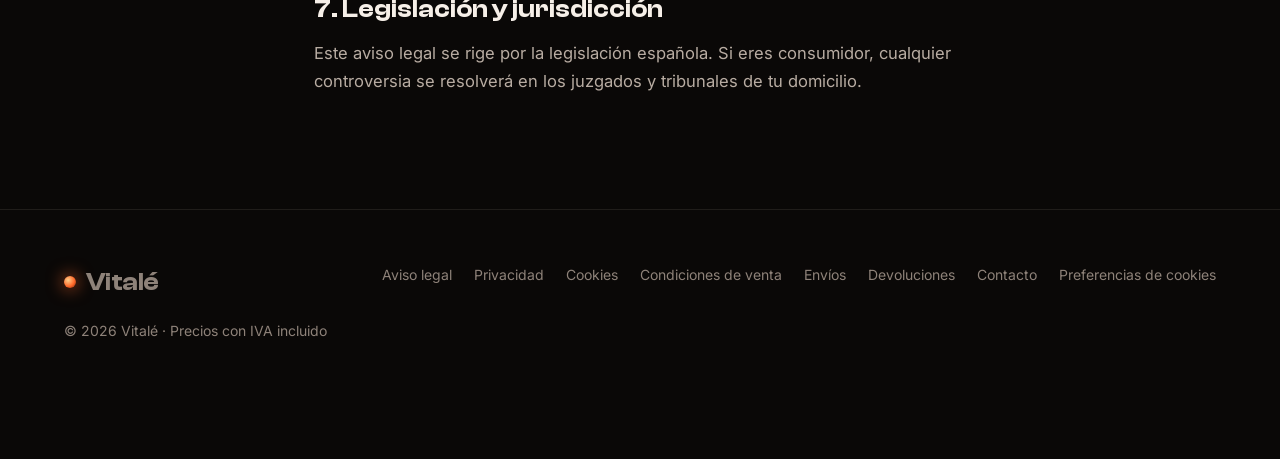
<file: aviso-legal.html>
<!doctype html>
<html lang="es">
<head>
<meta charset="utf-8">
<meta name="viewport" content="width=device-width, initial-scale=1">
<meta http-equiv="Content-Security-Policy" content="default-src 'self'; script-src 'self' https://connect.facebook.net; style-src 'self' 'unsafe-inline'; img-src 'self' data: https://www.facebook.com; font-src 'self'; connect-src 'self' https://www.facebook.com https://connect.facebook.net; media-src 'self'; frame-src 'none'; object-src 'none'; base-uri 'self'; form-action 'self'; upgrade-insecure-requests">
<meta name="referrer" content="strict-origin-when-cross-origin">
<title>Aviso legal · Vitalé</title>
<meta name="robots" content="noindex, follow">
<meta name="theme-color" content="#0A0807">
<link rel="icon" href="media/favicon.svg" type="image/svg+xml">
<link rel="preload" href="fonts/inter-latin.woff2" as="font" type="font/woff2" crossorigin>
<link rel="stylesheet" href="fonts.css">
<link rel="stylesheet" href="cine.css">
<link rel="stylesheet" href="vitale.css">
</head>
<body>
<header class="nav is-solid">
  <div class="nav__in">
    <a class="logo" href="/"><span class="logo__mark" aria-hidden="true"></span>Vitalé</a>
    <nav class="nav__links"><a class="cta cta--sm" href="/#pack"><span class="cta__dot"></span>Pedir · pagas al recibir</a></nav>
  </div>
</header>
<main class="legal">
  <p class="slate"><i></i>Información legal</p>
  <h1>Aviso legal</h1>
<p><em>Última actualización: 6 de octubre de 2026</em></p>

<h2>1. Datos del titular</h2>
<p>En cumplimiento del artículo 10 de la Ley 34/2002, de servicios de la sociedad de la información y de comercio electrónico (LSSI-CE), te informamos de que este sitio web pertenece a:</p>
<ul>
  <li><strong>Titular:</strong> David Tudic</li>
  <li><strong>Domicilio:</strong> Madrid (España)</li>
  <li><strong>Email:</strong> <a href="mailto:contact@vitaleknee.com">contact@vitaleknee.com</a></li>
</ul>
<p>La marca comercial utilizada en este sitio es <strong>Vitalé</strong>.</p>

<h2>2. Objeto</h2>
<p>Este sitio web ofrece la venta online de productos de bienestar para uso doméstico. El acceso y la navegación implican la aceptación de este aviso legal. Las compras se rigen además por nuestras Condiciones de venta.</p>

<h2>3. Uso del sitio</h2>
<p>Te comprometes a usar el sitio de forma lícita y a no emplearlo para actividades que dañen a terceros o al propio sitio. Podemos modificar en cualquier momento los contenidos, la presentación y las condiciones de este sitio.</p>

<h2>4. Propiedad intelectual e industrial</h2>
<p>Los textos, diseños, imágenes, logotipos y el código de este sitio pertenecen al titular o a terceros que han autorizado su uso. No se permite su reproducción, distribución o transformación sin autorización expresa.</p>

<h2>5. Responsabilidad</h2>
<p>Trabajamos para que la información del sitio sea correcta y esté actualizada, pero no podemos garantizar la ausencia total de errores. No respondemos de los daños derivados de interrupciones del servicio por causas ajenas ni del uso indebido del sitio. La información sobre el producto tiene carácter general y no sustituye el consejo de un profesional sanitario.</p>

<h2>6. Enlaces</h2>
<p>Si el sitio enlaza con páginas de terceros, no nos hacemos responsables de sus contenidos ni de sus políticas.</p>

<h2>7. Legislación y jurisdicción</h2>
<p>Este aviso legal se rige por la legislación española. Si eres consumidor, cualquier controversia se resolverá en los juzgados y tribunales de tu domicilio.</p>

</main>
<footer class="foot">
  <div class="wrap">
    <a class="logo" href="/"><span class="logo__mark" aria-hidden="true"></span>Vitalé</a>
    <nav aria-label="Información legal">
      <a href="aviso-legal">Aviso legal</a><a href="privacidad">Privacidad</a><a href="cookies">Cookies</a><a href="condiciones">Condiciones de venta</a><a href="envios">Envíos</a><a href="devoluciones">Devoluciones</a><a href="contacto">Contacto</a><button type="button" class="ck-link" data-ck-open>Preferencias de cookies</button>
    </nav>
    <span>© 2026 Vitalé · Precios con IVA incluido</span>
  </div>
</footer>
<script src="config.js"></script>
<script src="consent.js"></script>
</body>
</html>
</file>
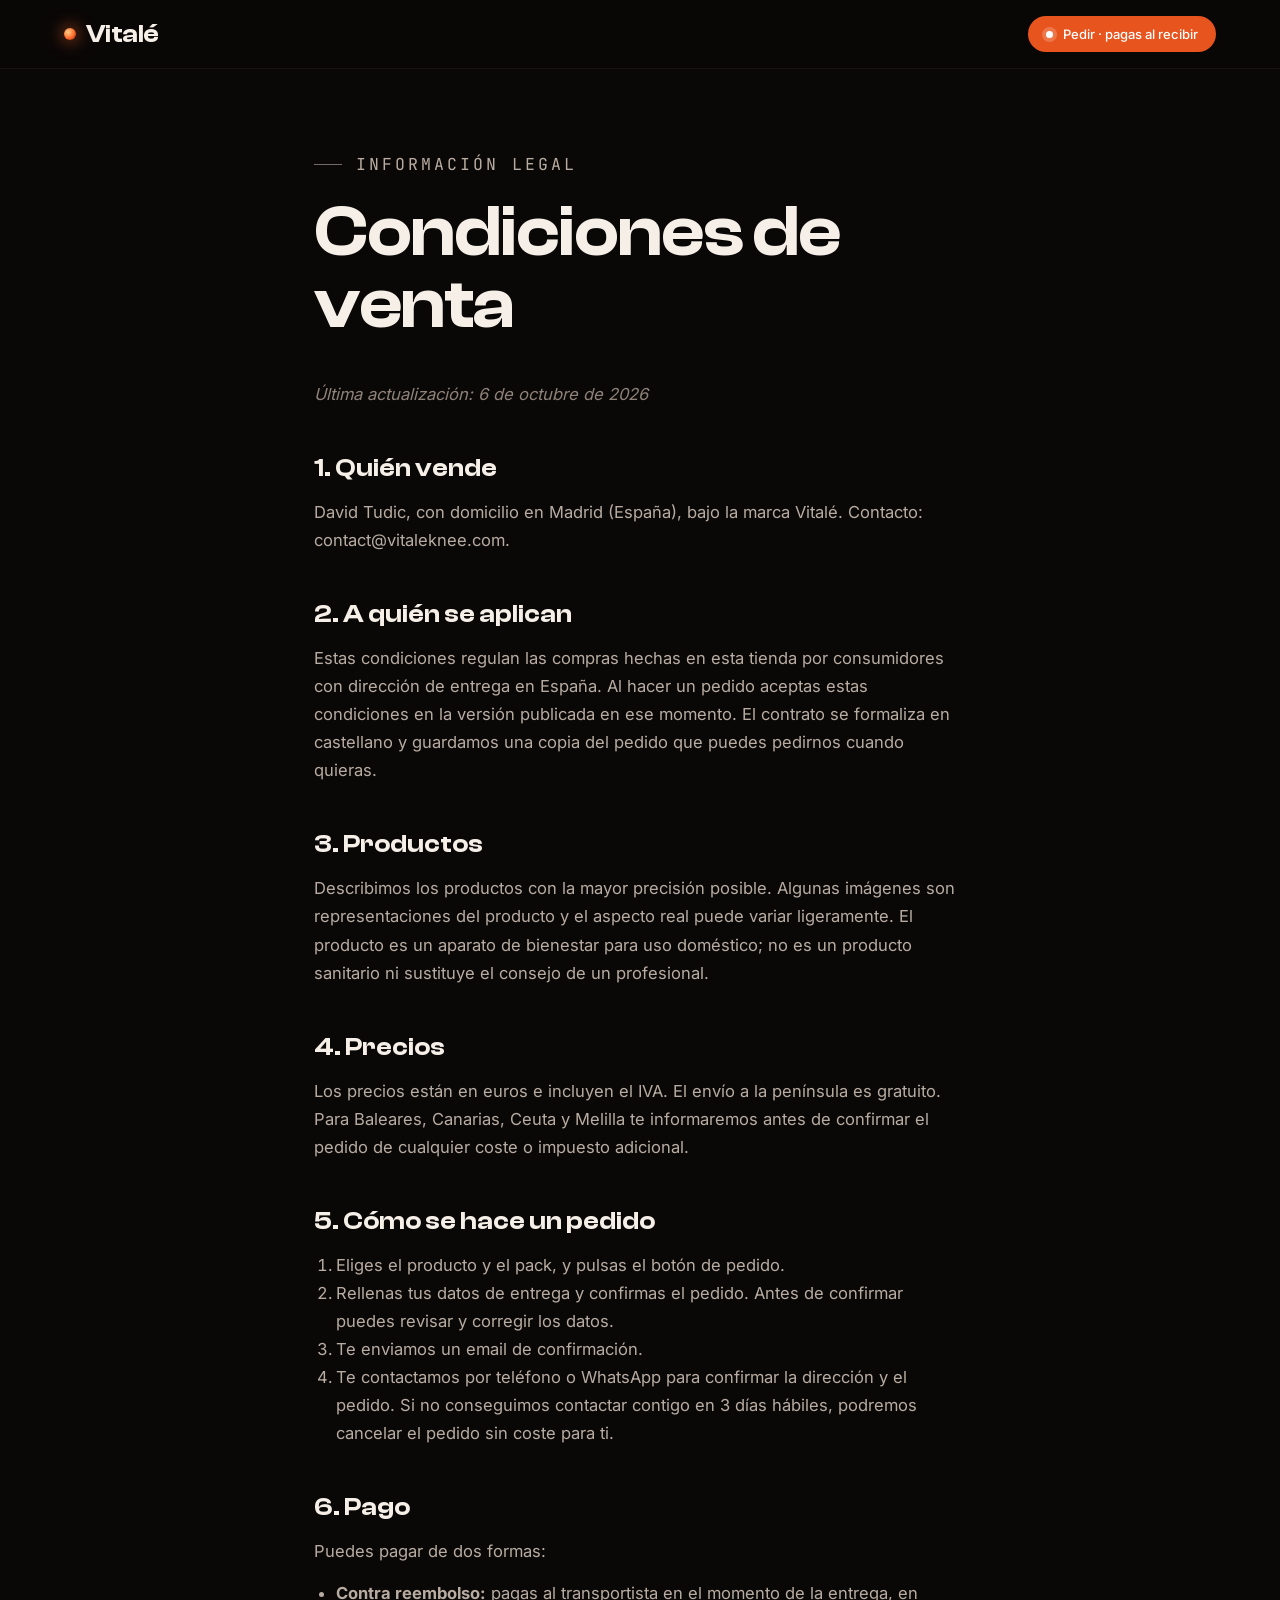
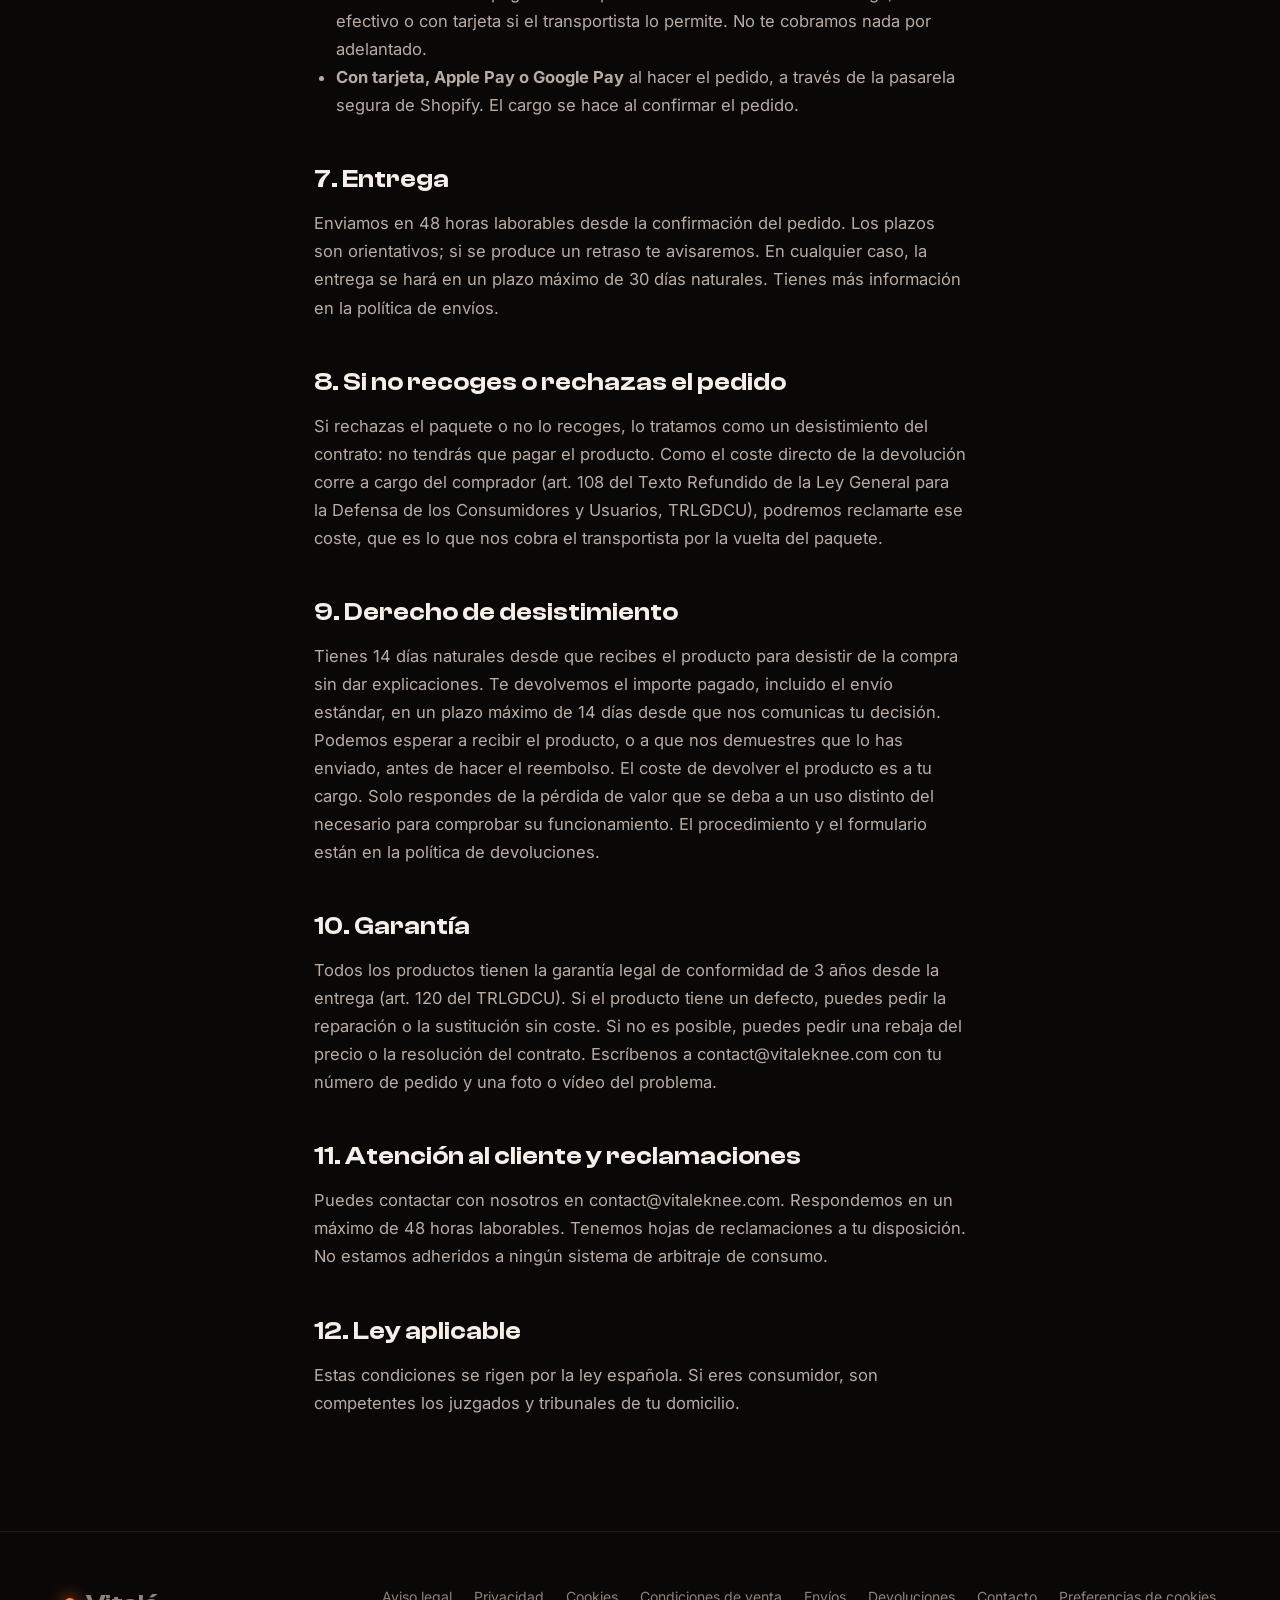
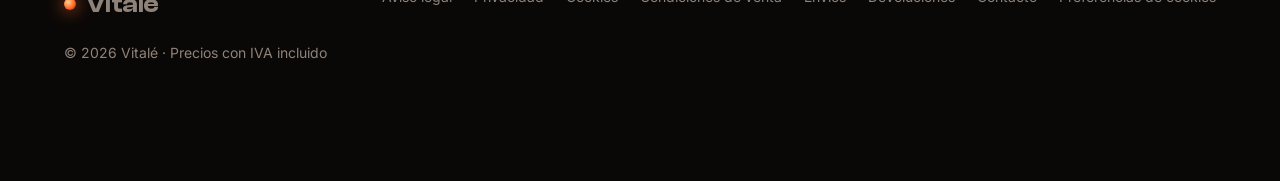
<file: condiciones.html>
<!doctype html>
<html lang="es">
<head>
<meta charset="utf-8">
<meta name="viewport" content="width=device-width, initial-scale=1">
<meta http-equiv="Content-Security-Policy" content="default-src 'self'; script-src 'self' https://connect.facebook.net; style-src 'self' 'unsafe-inline'; img-src 'self' data: https://www.facebook.com; font-src 'self'; connect-src 'self' https://www.facebook.com https://connect.facebook.net; media-src 'self'; frame-src 'none'; object-src 'none'; base-uri 'self'; form-action 'self'; upgrade-insecure-requests">
<meta name="referrer" content="strict-origin-when-cross-origin">
<title>Condiciones de venta · Vitalé</title>
<meta name="robots" content="noindex, follow">
<meta name="theme-color" content="#0A0807">
<link rel="icon" href="media/favicon.svg" type="image/svg+xml">
<link rel="preload" href="fonts/inter-latin.woff2" as="font" type="font/woff2" crossorigin>
<link rel="stylesheet" href="fonts.css">
<link rel="stylesheet" href="cine.css">
<link rel="stylesheet" href="vitale.css">
</head>
<body>
<header class="nav is-solid">
  <div class="nav__in">
    <a class="logo" href="/"><span class="logo__mark" aria-hidden="true"></span>Vitalé</a>
    <nav class="nav__links"><a class="cta cta--sm" href="/#pack"><span class="cta__dot"></span>Pedir · pagas al recibir</a></nav>
  </div>
</header>
<main class="legal">
  <p class="slate"><i></i>Información legal</p>
  <h1>Condiciones de venta</h1>
<p><em>Última actualización: 6 de octubre de 2026</em></p>

<h2>1. Quién vende</h2>
<p>David Tudic, con domicilio en Madrid (España), bajo la marca Vitalé. Contacto: contact@vitaleknee.com.</p>

<h2>2. A quién se aplican</h2>
<p>Estas condiciones regulan las compras hechas en esta tienda por consumidores con dirección de entrega en España. Al hacer un pedido aceptas estas condiciones en la versión publicada en ese momento. El contrato se formaliza en castellano y guardamos una copia del pedido que puedes pedirnos cuando quieras.</p>

<h2>3. Productos</h2>
<p>Describimos los productos con la mayor precisión posible. Algunas imágenes son representaciones del producto y el aspecto real puede variar ligeramente. El producto es un aparato de bienestar para uso doméstico; no es un producto sanitario ni sustituye el consejo de un profesional.</p>

<h2>4. Precios</h2>
<p>Los precios están en euros e incluyen el IVA. El envío a la península es gratuito. Para Baleares, Canarias, Ceuta y Melilla te informaremos antes de confirmar el pedido de cualquier coste o impuesto adicional.</p>

<h2>5. Cómo se hace un pedido</h2>
<ol>
  <li>Eliges el producto y el pack, y pulsas el botón de pedido.</li>
  <li>Rellenas tus datos de entrega y confirmas el pedido. Antes de confirmar puedes revisar y corregir los datos.</li>
  <li>Te enviamos un email de confirmación.</li>
  <li>Te contactamos por teléfono o WhatsApp para confirmar la dirección y el pedido. Si no conseguimos contactar contigo en 3 días hábiles, podremos cancelar el pedido sin coste para ti.</li>
</ol>

<h2>6. Pago</h2>
<p>Puedes pagar de dos formas:</p>
<ul>
  <li><strong>Contra reembolso:</strong> pagas al transportista en el momento de la entrega, en efectivo o con tarjeta si el transportista lo permite. No te cobramos nada por adelantado.</li>
  <li><strong>Con tarjeta, Apple Pay o Google Pay</strong> al hacer el pedido, a través de la pasarela segura de Shopify. El cargo se hace al confirmar el pedido.</li>
</ul>

<h2>7. Entrega</h2>
<p>Enviamos en 48 horas laborables desde la confirmación del pedido. Los plazos son orientativos; si se produce un retraso te avisaremos. En cualquier caso, la entrega se hará en un plazo máximo de 30 días naturales. Tienes más información en la política de envíos.</p>

<h2>8. Si no recoges o rechazas el pedido</h2>
<p>Si rechazas el paquete o no lo recoges, lo tratamos como un desistimiento del contrato: no tendrás que pagar el producto. Como el coste directo de la devolución corre a cargo del comprador (art. 108 del Texto Refundido de la Ley General para la Defensa de los Consumidores y Usuarios, TRLGDCU), podremos reclamarte ese coste, que es lo que nos cobra el transportista por la vuelta del paquete.</p>

<h2>9. Derecho de desistimiento</h2>
<p>Tienes 14 días naturales desde que recibes el producto para desistir de la compra sin dar explicaciones. Te devolvemos el importe pagado, incluido el envío estándar, en un plazo máximo de 14 días desde que nos comunicas tu decisión. Podemos esperar a recibir el producto, o a que nos demuestres que lo has enviado, antes de hacer el reembolso. El coste de devolver el producto es a tu cargo. Solo respondes de la pérdida de valor que se deba a un uso distinto del necesario para comprobar su funcionamiento. El procedimiento y el formulario están en la política de devoluciones.</p>

<h2>10. Garantía</h2>
<p>Todos los productos tienen la garantía legal de conformidad de 3 años desde la entrega (art. 120 del TRLGDCU). Si el producto tiene un defecto, puedes pedir la reparación o la sustitución sin coste. Si no es posible, puedes pedir una rebaja del precio o la resolución del contrato. Escríbenos a contact@vitaleknee.com con tu número de pedido y una foto o vídeo del problema.</p>

<h2>11. Atención al cliente y reclamaciones</h2>
<p>Puedes contactar con nosotros en contact@vitaleknee.com. Respondemos en un máximo de 48 horas laborables. Tenemos hojas de reclamaciones a tu disposición. No estamos adheridos a ningún sistema de arbitraje de consumo.</p>

<h2>12. Ley aplicable</h2>
<p>Estas condiciones se rigen por la ley española. Si eres consumidor, son competentes los juzgados y tribunales de tu domicilio.</p>

</main>
<footer class="foot">
  <div class="wrap">
    <a class="logo" href="/"><span class="logo__mark" aria-hidden="true"></span>Vitalé</a>
    <nav aria-label="Información legal">
      <a href="aviso-legal">Aviso legal</a><a href="privacidad">Privacidad</a><a href="cookies">Cookies</a><a href="condiciones">Condiciones de venta</a><a href="envios">Envíos</a><a href="devoluciones">Devoluciones</a><a href="contacto">Contacto</a><button type="button" class="ck-link" data-ck-open>Preferencias de cookies</button>
    </nav>
    <span>© 2026 Vitalé · Precios con IVA incluido</span>
  </div>
</footer>
<script src="config.js"></script>
<script src="consent.js"></script>
</body>
</html>
</file>
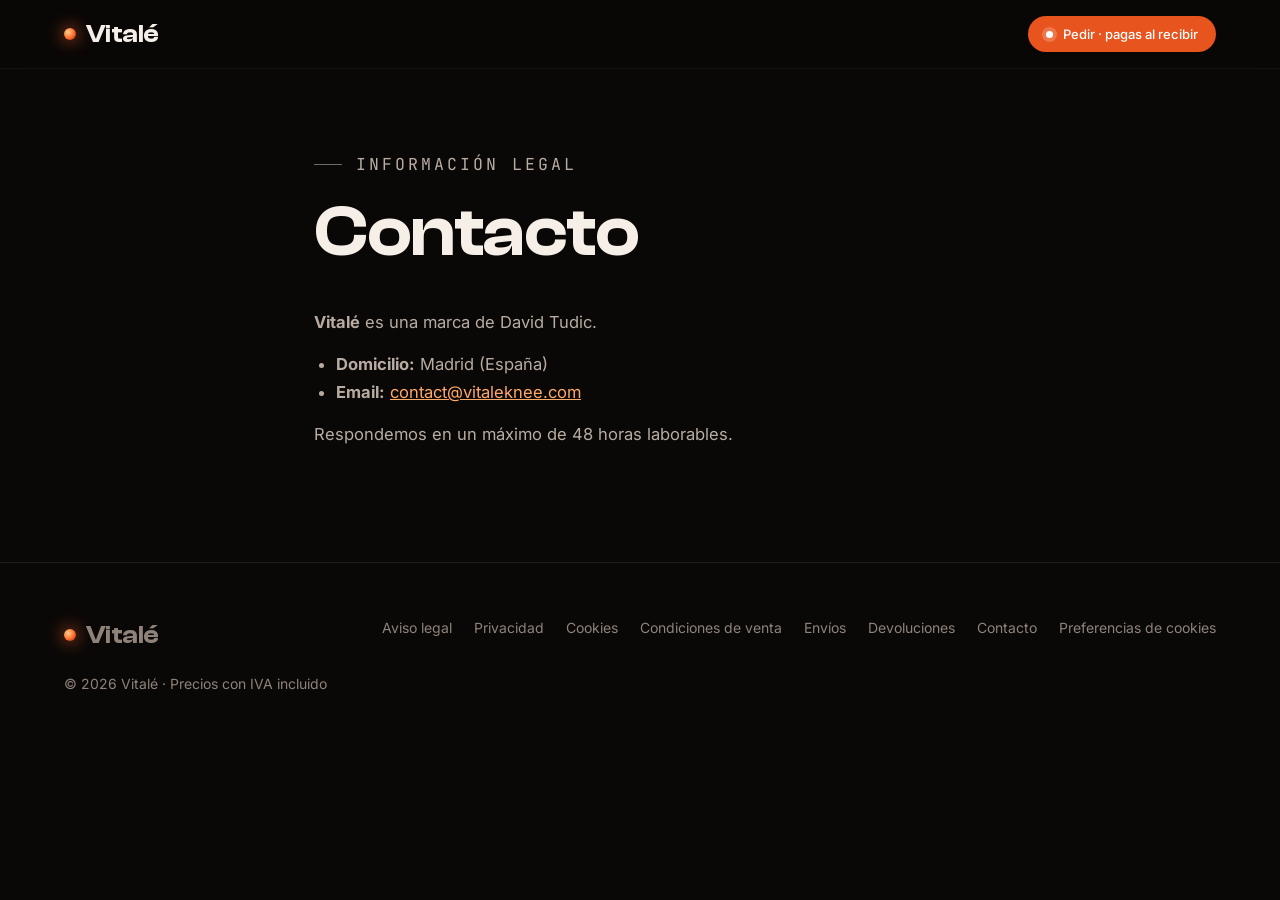
<file: contacto.html>
<!doctype html>
<html lang="es">
<head>
<meta charset="utf-8">
<meta name="viewport" content="width=device-width, initial-scale=1">
<meta http-equiv="Content-Security-Policy" content="default-src 'self'; script-src 'self' https://connect.facebook.net; style-src 'self' 'unsafe-inline'; img-src 'self' data: https://www.facebook.com; font-src 'self'; connect-src 'self' https://www.facebook.com https://connect.facebook.net; media-src 'self'; frame-src 'none'; object-src 'none'; base-uri 'self'; form-action 'self'; upgrade-insecure-requests">
<meta name="referrer" content="strict-origin-when-cross-origin">
<title>Contacto · Vitalé</title>
<meta name="robots" content="noindex, follow">
<meta name="theme-color" content="#0A0807">
<link rel="icon" href="media/favicon.svg" type="image/svg+xml">
<link rel="preload" href="fonts/inter-latin.woff2" as="font" type="font/woff2" crossorigin>
<link rel="stylesheet" href="fonts.css">
<link rel="stylesheet" href="cine.css">
<link rel="stylesheet" href="vitale.css">
</head>
<body>
<header class="nav is-solid">
  <div class="nav__in">
    <a class="logo" href="/"><span class="logo__mark" aria-hidden="true"></span>Vitalé</a>
    <nav class="nav__links"><a class="cta cta--sm" href="/#pack"><span class="cta__dot"></span>Pedir · pagas al recibir</a></nav>
  </div>
</header>
<main class="legal">
  <p class="slate"><i></i>Información legal</p>
  <h1>Contacto</h1>
<p><strong>Vitalé</strong> es una marca de David Tudic.</p>
<ul>
  <li><strong>Domicilio:</strong> Madrid (España)</li>
  <li><strong>Email:</strong> <a href="mailto:contact@vitaleknee.com">contact@vitaleknee.com</a></li>
</ul>
<p>Respondemos en un máximo de 48 horas laborables.</p>

</main>
<footer class="foot">
  <div class="wrap">
    <a class="logo" href="/"><span class="logo__mark" aria-hidden="true"></span>Vitalé</a>
    <nav aria-label="Información legal">
      <a href="aviso-legal">Aviso legal</a><a href="privacidad">Privacidad</a><a href="cookies">Cookies</a><a href="condiciones">Condiciones de venta</a><a href="envios">Envíos</a><a href="devoluciones">Devoluciones</a><a href="contacto">Contacto</a><button type="button" class="ck-link" data-ck-open>Preferencias de cookies</button>
    </nav>
    <span>© 2026 Vitalé · Precios con IVA incluido</span>
  </div>
</footer>
<script src="config.js"></script>
<script src="consent.js"></script>
</body>
</html>
</file>
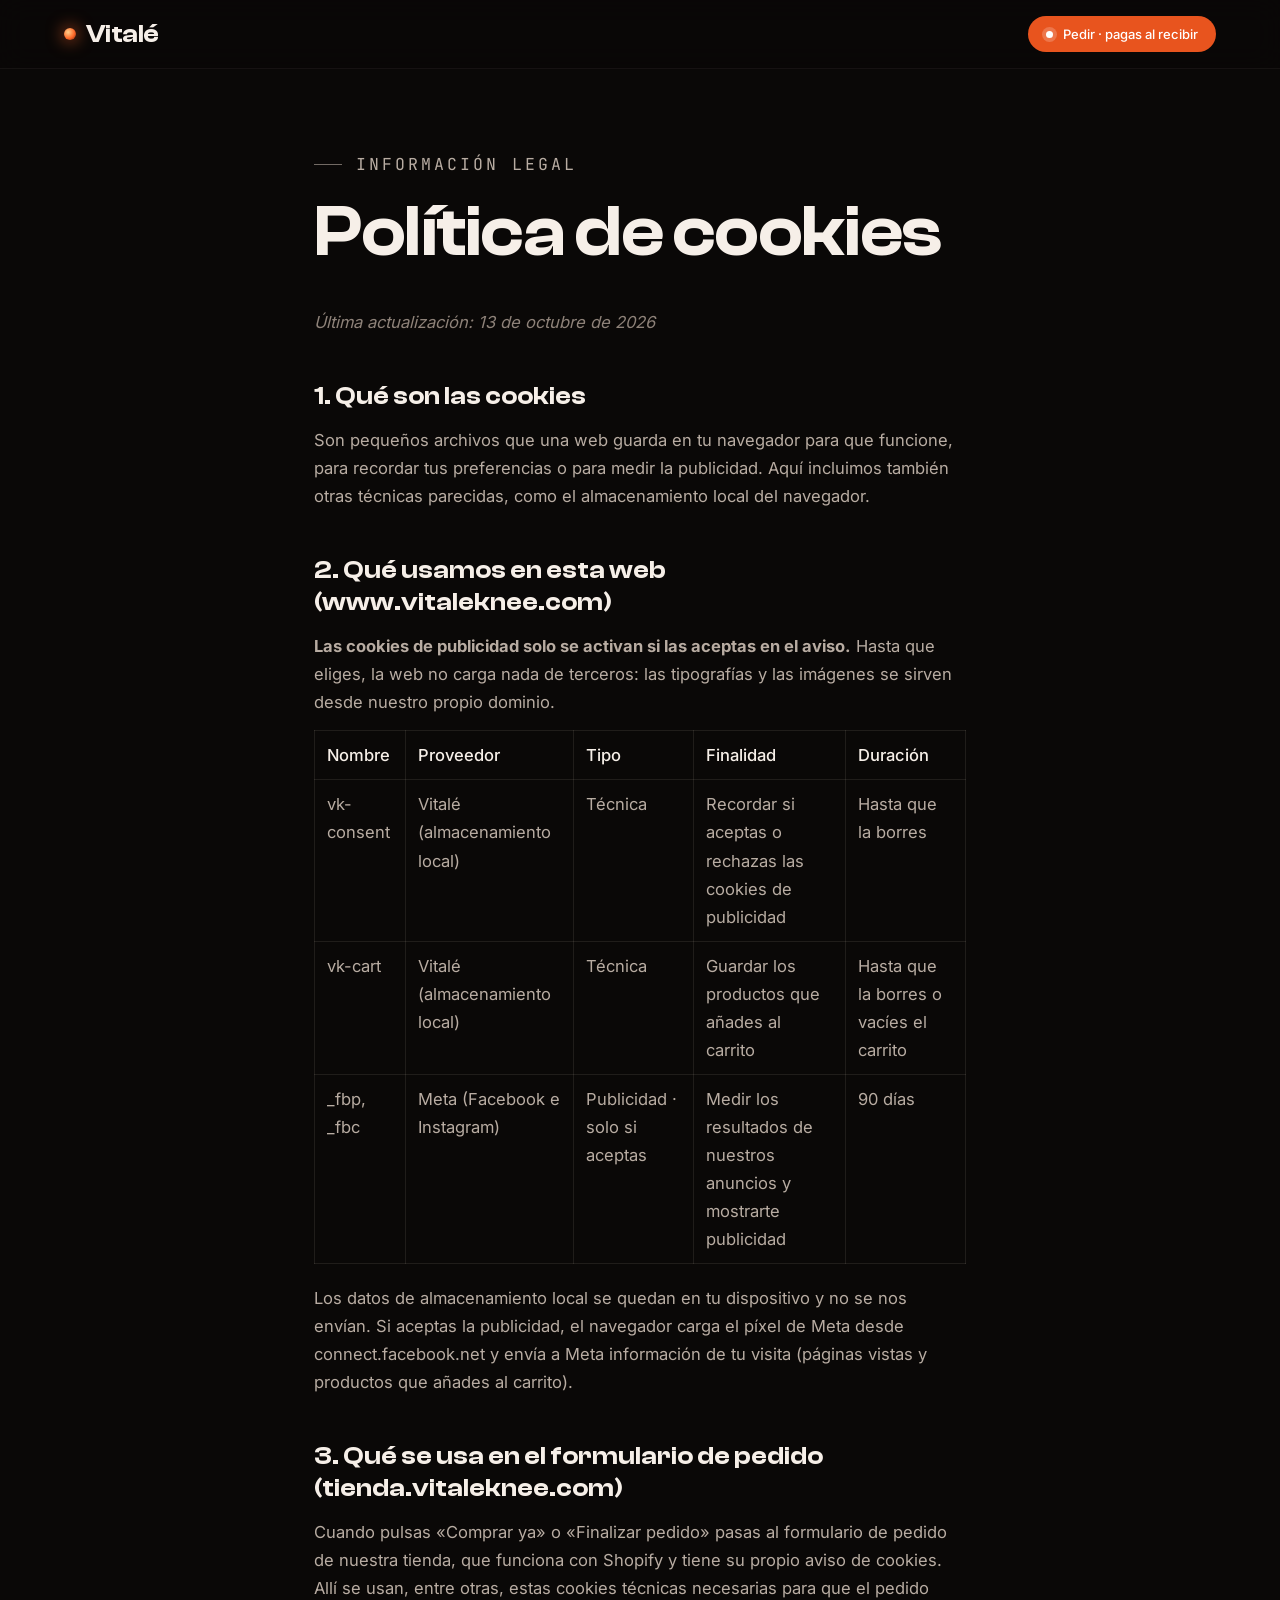
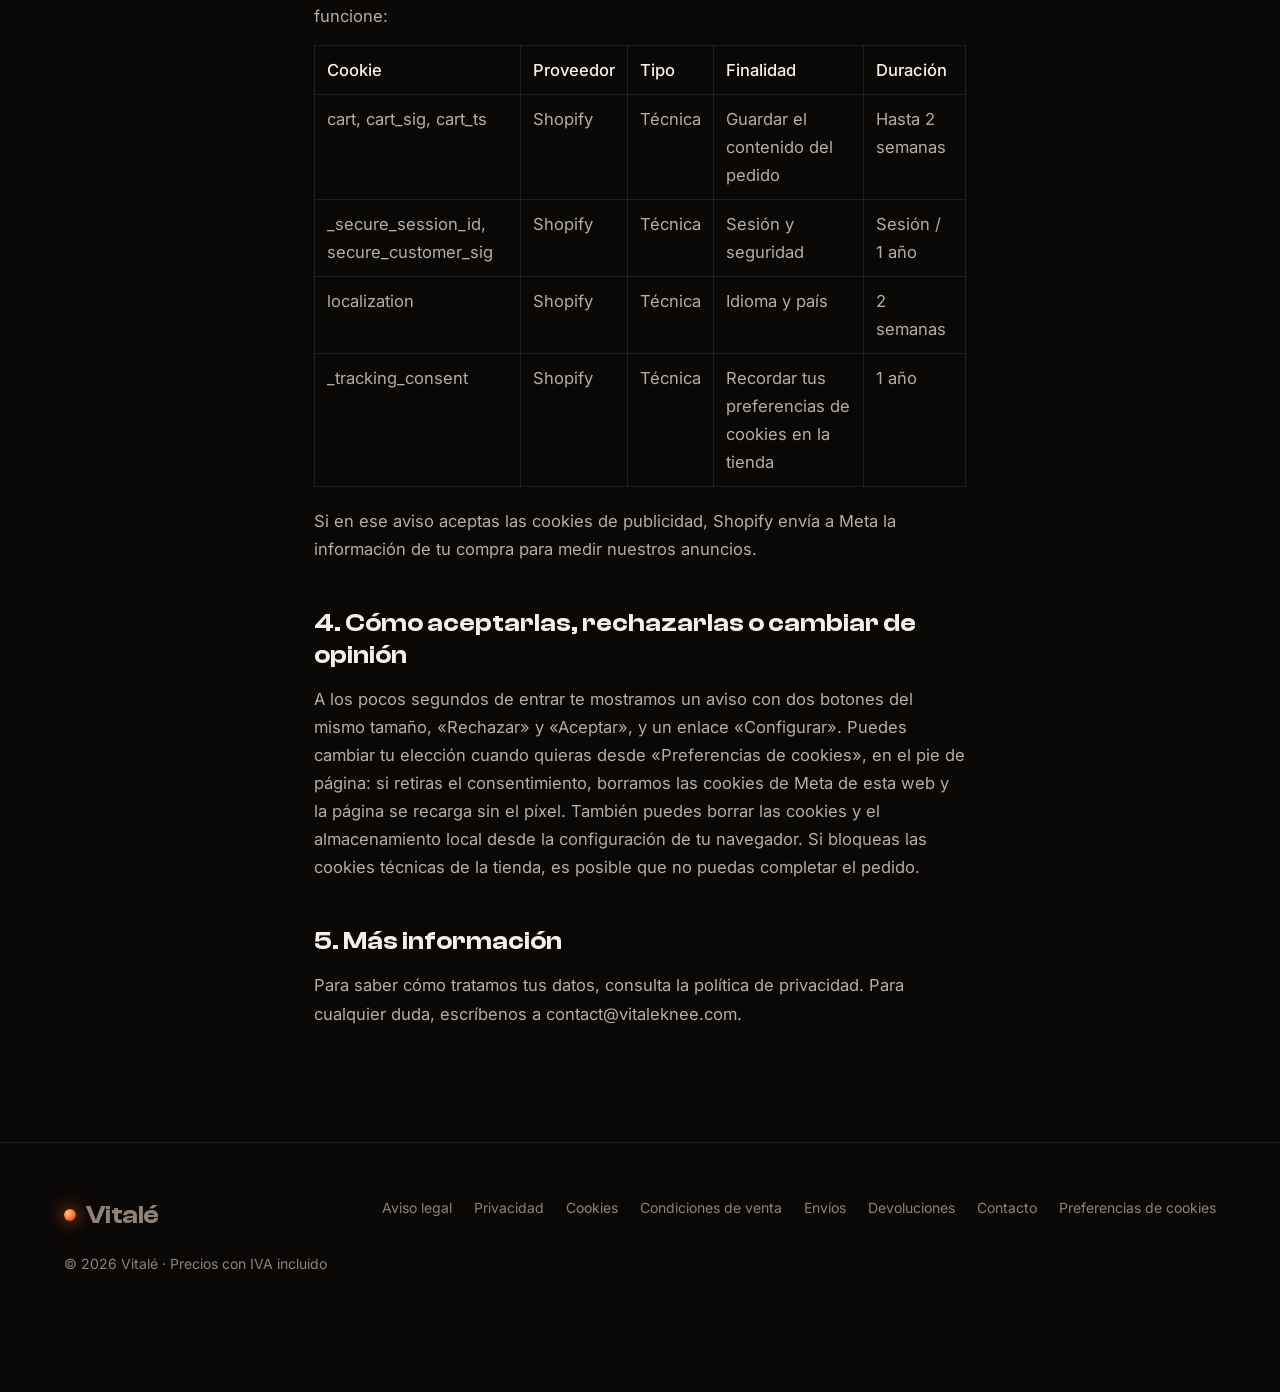
<file: cookies.html>
<!doctype html>
<html lang="es">
<head>
<meta charset="utf-8">
<meta name="viewport" content="width=device-width, initial-scale=1">
<meta http-equiv="Content-Security-Policy" content="default-src 'self'; script-src 'self' https://connect.facebook.net; style-src 'self' 'unsafe-inline'; img-src 'self' data: https://www.facebook.com; font-src 'self'; connect-src 'self' https://www.facebook.com https://connect.facebook.net; media-src 'self'; frame-src 'none'; object-src 'none'; base-uri 'self'; form-action 'self'; upgrade-insecure-requests">
<meta name="referrer" content="strict-origin-when-cross-origin">
<title>Política de cookies · Vitalé</title>
<meta name="robots" content="noindex, follow">
<meta name="theme-color" content="#0A0807">
<link rel="icon" href="media/favicon.svg" type="image/svg+xml">
<link rel="preload" href="fonts/inter-latin.woff2" as="font" type="font/woff2" crossorigin>
<link rel="stylesheet" href="fonts.css">
<link rel="stylesheet" href="cine.css">
<link rel="stylesheet" href="vitale.css">
</head>
<body>
<header class="nav is-solid">
  <div class="nav__in">
    <a class="logo" href="/"><span class="logo__mark" aria-hidden="true"></span>Vitalé</a>
    <nav class="nav__links"><a class="cta cta--sm" href="/#pack"><span class="cta__dot"></span>Pedir · pagas al recibir</a></nav>
  </div>
</header>
<main class="legal">
  <p class="slate"><i></i>Información legal</p>
  <h1>Política de cookies</h1>
<p><em>Última actualización: 13 de octubre de 2026</em></p>

<h2>1. Qué son las cookies</h2>
<p>Son pequeños archivos que una web guarda en tu navegador para que funcione, para recordar tus preferencias o para medir la publicidad. Aquí incluimos también otras técnicas parecidas, como el almacenamiento local del navegador.</p>

<h2>2. Qué usamos en esta web (www.vitaleknee.com)</h2>
<p><strong>Las cookies de publicidad solo se activan si las aceptas en el aviso.</strong> Hasta que eliges, la web no carga nada de terceros: las tipografías y las imágenes se sirven desde nuestro propio dominio.</p>
<table>
  <tr><th>Nombre</th><th>Proveedor</th><th>Tipo</th><th>Finalidad</th><th>Duración</th></tr>
  <tr><td>vk-consent</td><td>Vitalé (almacenamiento local)</td><td>Técnica</td><td>Recordar si aceptas o rechazas las cookies de publicidad</td><td>Hasta que la borres</td></tr>
  <tr><td>vk-cart</td><td>Vitalé (almacenamiento local)</td><td>Técnica</td><td>Guardar los productos que añades al carrito</td><td>Hasta que la borres o vacíes el carrito</td></tr>
  <tr><td>_fbp, _fbc</td><td>Meta (Facebook e Instagram)</td><td>Publicidad · solo si aceptas</td><td>Medir los resultados de nuestros anuncios y mostrarte publicidad</td><td>90 días</td></tr>
</table>
<p>Los datos de almacenamiento local se quedan en tu dispositivo y no se nos envían. Si aceptas la publicidad, el navegador carga el píxel de Meta desde connect.facebook.net y envía a Meta información de tu visita (páginas vistas y productos que añades al carrito).</p>

<h2>3. Qué se usa en el formulario de pedido (tienda.vitaleknee.com)</h2>
<p>Cuando pulsas «Comprar ya» o «Finalizar pedido» pasas al formulario de pedido de nuestra tienda, que funciona con Shopify y tiene su propio aviso de cookies. Allí se usan, entre otras, estas cookies técnicas necesarias para que el pedido funcione:</p>
<table>
  <tr><th>Cookie</th><th>Proveedor</th><th>Tipo</th><th>Finalidad</th><th>Duración</th></tr>
  <tr><td>cart, cart_sig, cart_ts</td><td>Shopify</td><td>Técnica</td><td>Guardar el contenido del pedido</td><td>Hasta 2 semanas</td></tr>
  <tr><td>_secure_session_id, secure_customer_sig</td><td>Shopify</td><td>Técnica</td><td>Sesión y seguridad</td><td>Sesión / 1 año</td></tr>
  <tr><td>localization</td><td>Shopify</td><td>Técnica</td><td>Idioma y país</td><td>2 semanas</td></tr>
  <tr><td>_tracking_consent</td><td>Shopify</td><td>Técnica</td><td>Recordar tus preferencias de cookies en la tienda</td><td>1 año</td></tr>
</table>
<p>Si en ese aviso aceptas las cookies de publicidad, Shopify envía a Meta la información de tu compra para medir nuestros anuncios.</p>

<h2>4. Cómo aceptarlas, rechazarlas o cambiar de opinión</h2>
<p>A los pocos segundos de entrar te mostramos un aviso con dos botones del mismo tamaño, «Rechazar» y «Aceptar», y un enlace «Configurar». Puedes cambiar tu elección cuando quieras desde «Preferencias de cookies», en el pie de página: si retiras el consentimiento, borramos las cookies de Meta de esta web y la página se recarga sin el píxel. También puedes borrar las cookies y el almacenamiento local desde la configuración de tu navegador. Si bloqueas las cookies técnicas de la tienda, es posible que no puedas completar el pedido.</p>

<h2>5. Más información</h2>
<p>Para saber cómo tratamos tus datos, consulta la política de privacidad. Para cualquier duda, escríbenos a contact@vitaleknee.com.</p>

</main>
<footer class="foot">
  <div class="wrap">
    <a class="logo" href="/"><span class="logo__mark" aria-hidden="true"></span>Vitalé</a>
    <nav aria-label="Información legal">
      <a href="aviso-legal">Aviso legal</a><a href="privacidad">Privacidad</a><a href="cookies">Cookies</a><a href="condiciones">Condiciones de venta</a><a href="envios">Envíos</a><a href="devoluciones">Devoluciones</a><a href="contacto">Contacto</a><button type="button" class="ck-link" data-ck-open>Preferencias de cookies</button>
    </nav>
    <span>© 2026 Vitalé · Precios con IVA incluido</span>
  </div>
</footer>
<script src="config.js"></script>
<script src="consent.js"></script>
</body>
</html>
</file>
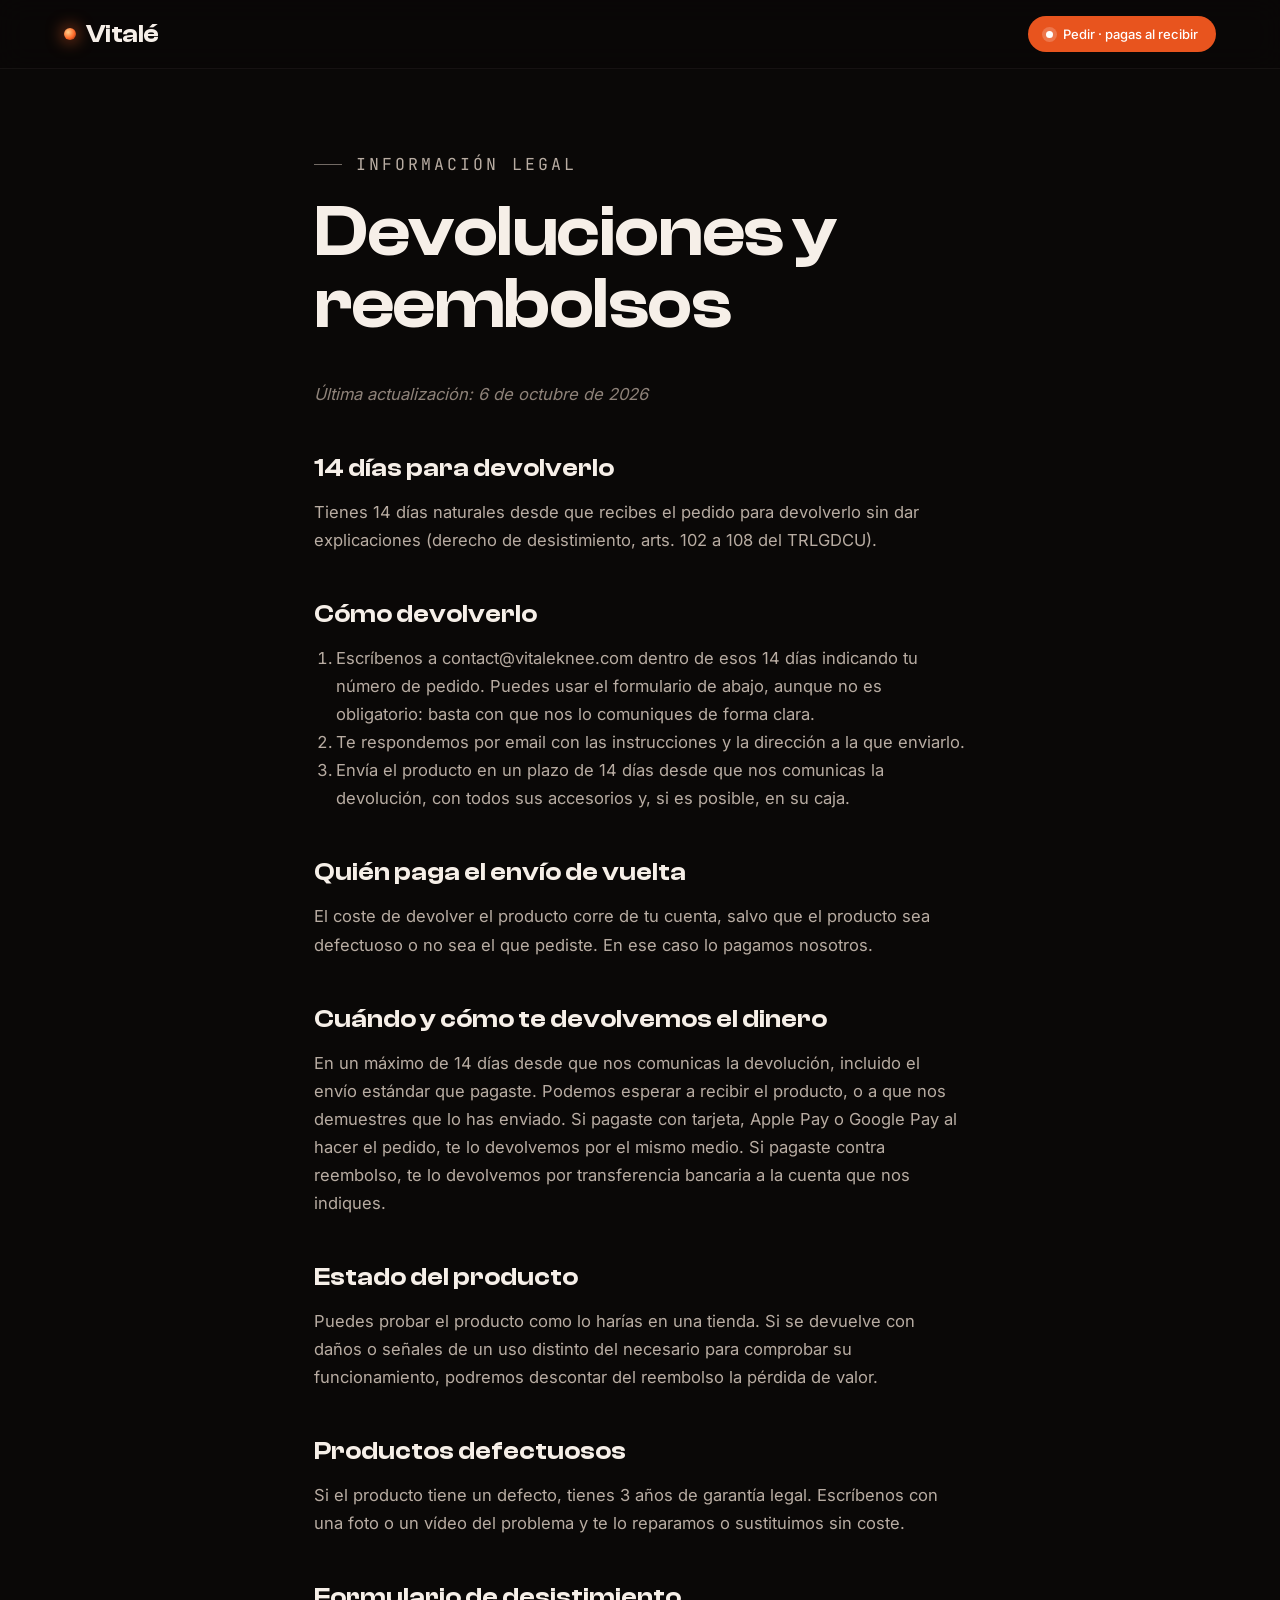
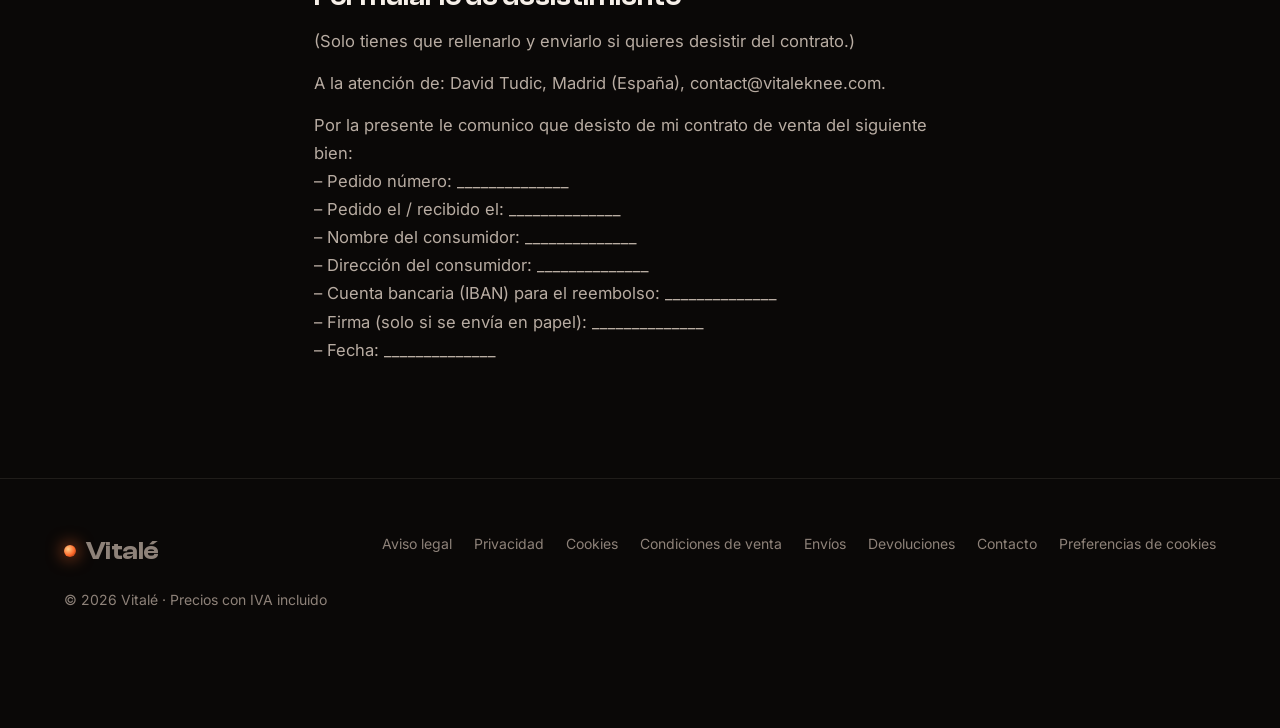
<file: devoluciones.html>
<!doctype html>
<html lang="es">
<head>
<meta charset="utf-8">
<meta name="viewport" content="width=device-width, initial-scale=1">
<meta http-equiv="Content-Security-Policy" content="default-src 'self'; script-src 'self' https://connect.facebook.net; style-src 'self' 'unsafe-inline'; img-src 'self' data: https://www.facebook.com; font-src 'self'; connect-src 'self' https://www.facebook.com https://connect.facebook.net; media-src 'self'; frame-src 'none'; object-src 'none'; base-uri 'self'; form-action 'self'; upgrade-insecure-requests">
<meta name="referrer" content="strict-origin-when-cross-origin">
<title>Devoluciones y reembolsos · Vitalé</title>
<meta name="robots" content="noindex, follow">
<meta name="theme-color" content="#0A0807">
<link rel="icon" href="media/favicon.svg" type="image/svg+xml">
<link rel="preload" href="fonts/inter-latin.woff2" as="font" type="font/woff2" crossorigin>
<link rel="stylesheet" href="fonts.css">
<link rel="stylesheet" href="cine.css">
<link rel="stylesheet" href="vitale.css">
</head>
<body>
<header class="nav is-solid">
  <div class="nav__in">
    <a class="logo" href="/"><span class="logo__mark" aria-hidden="true"></span>Vitalé</a>
    <nav class="nav__links"><a class="cta cta--sm" href="/#pack"><span class="cta__dot"></span>Pedir · pagas al recibir</a></nav>
  </div>
</header>
<main class="legal">
  <p class="slate"><i></i>Información legal</p>
  <h1>Devoluciones y reembolsos</h1>
<p><em>Última actualización: 6 de octubre de 2026</em></p>

<h2>14 días para devolverlo</h2>
<p>Tienes 14 días naturales desde que recibes el pedido para devolverlo sin dar explicaciones (derecho de desistimiento, arts. 102 a 108 del TRLGDCU).</p>

<h2>Cómo devolverlo</h2>
<ol>
  <li>Escríbenos a contact@vitaleknee.com dentro de esos 14 días indicando tu número de pedido. Puedes usar el formulario de abajo, aunque no es obligatorio: basta con que nos lo comuniques de forma clara.</li>
  <li>Te respondemos por email con las instrucciones y la dirección a la que enviarlo.</li>
  <li>Envía el producto en un plazo de 14 días desde que nos comunicas la devolución, con todos sus accesorios y, si es posible, en su caja.</li>
</ol>

<h2>Quién paga el envío de vuelta</h2>
<p>El coste de devolver el producto corre de tu cuenta, salvo que el producto sea defectuoso o no sea el que pediste. En ese caso lo pagamos nosotros.</p>

<h2>Cuándo y cómo te devolvemos el dinero</h2>
<p>En un máximo de 14 días desde que nos comunicas la devolución, incluido el envío estándar que pagaste. Podemos esperar a recibir el producto, o a que nos demuestres que lo has enviado. Si pagaste con tarjeta, Apple Pay o Google Pay al hacer el pedido, te lo devolvemos por el mismo medio. Si pagaste contra reembolso, te lo devolvemos por transferencia bancaria a la cuenta que nos indiques.</p>

<h2>Estado del producto</h2>
<p>Puedes probar el producto como lo harías en una tienda. Si se devuelve con daños o señales de un uso distinto del necesario para comprobar su funcionamiento, podremos descontar del reembolso la pérdida de valor.</p>

<h2>Productos defectuosos</h2>
<p>Si el producto tiene un defecto, tienes 3 años de garantía legal. Escríbenos con una foto o un vídeo del problema y te lo reparamos o sustituimos sin coste.</p>

<h2>Formulario de desistimiento</h2>
<p>(Solo tienes que rellenarlo y enviarlo si quieres desistir del contrato.)</p>
<p>A la atención de: David Tudic, Madrid (España), contact@vitaleknee.com.</p>
<p>Por la presente le comunico que desisto de mi contrato de venta del siguiente bien:<br>
– Pedido número: ______________<br>
– Pedido el / recibido el: ______________<br>
– Nombre del consumidor: ______________<br>
– Dirección del consumidor: ______________<br>
– Cuenta bancaria (IBAN) para el reembolso: ______________<br>
– Firma (solo si se envía en papel): ______________<br>
– Fecha: ______________</p>

</main>
<footer class="foot">
  <div class="wrap">
    <a class="logo" href="/"><span class="logo__mark" aria-hidden="true"></span>Vitalé</a>
    <nav aria-label="Información legal">
      <a href="aviso-legal">Aviso legal</a><a href="privacidad">Privacidad</a><a href="cookies">Cookies</a><a href="condiciones">Condiciones de venta</a><a href="envios">Envíos</a><a href="devoluciones">Devoluciones</a><a href="contacto">Contacto</a><button type="button" class="ck-link" data-ck-open>Preferencias de cookies</button>
    </nav>
    <span>© 2026 Vitalé · Precios con IVA incluido</span>
  </div>
</footer>
<script src="config.js"></script>
<script src="consent.js"></script>
</body>
</html>
</file>
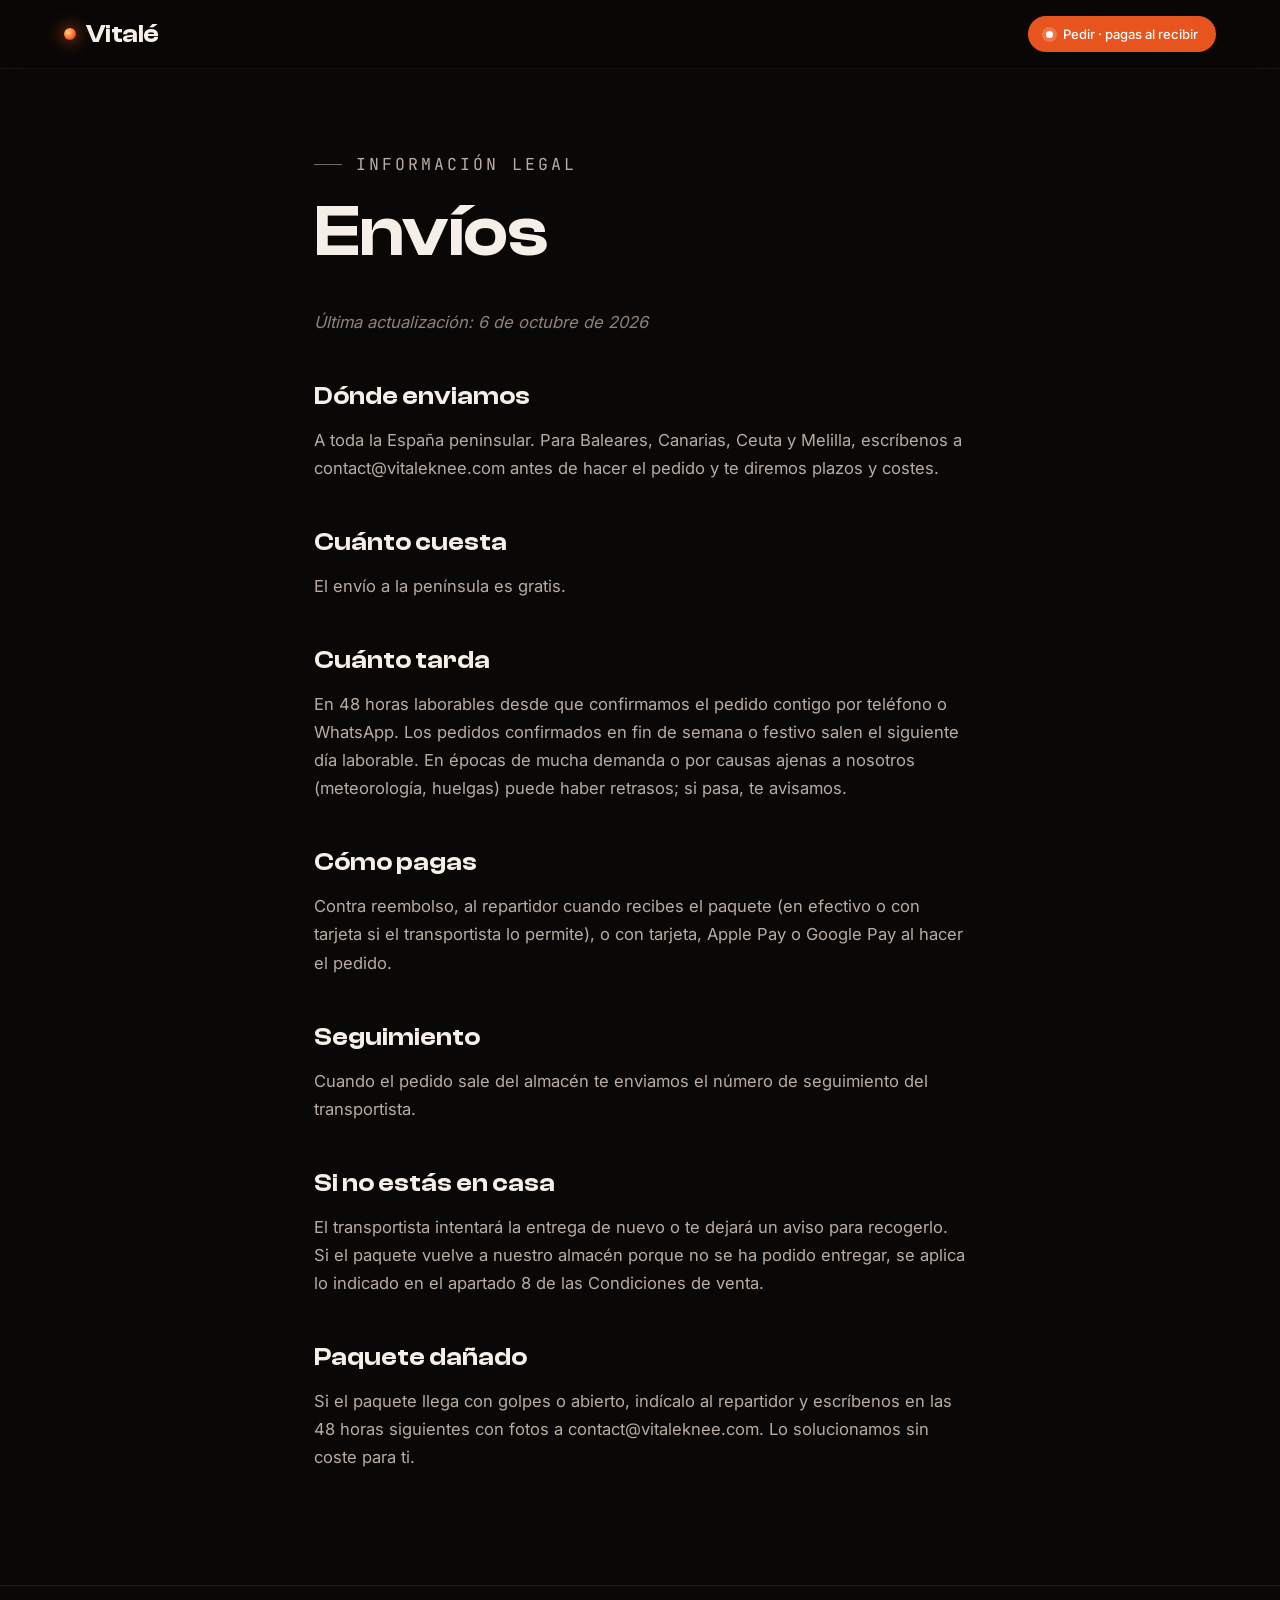
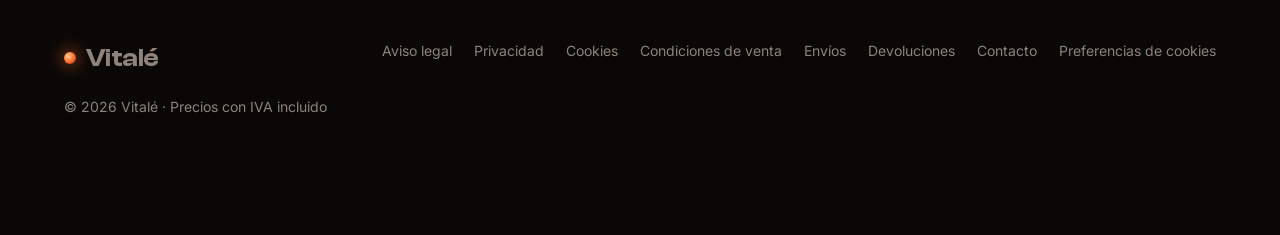
<file: envios.html>
<!doctype html>
<html lang="es">
<head>
<meta charset="utf-8">
<meta name="viewport" content="width=device-width, initial-scale=1">
<meta http-equiv="Content-Security-Policy" content="default-src 'self'; script-src 'self' https://connect.facebook.net; style-src 'self' 'unsafe-inline'; img-src 'self' data: https://www.facebook.com; font-src 'self'; connect-src 'self' https://www.facebook.com https://connect.facebook.net; media-src 'self'; frame-src 'none'; object-src 'none'; base-uri 'self'; form-action 'self'; upgrade-insecure-requests">
<meta name="referrer" content="strict-origin-when-cross-origin">
<title>Envíos · Vitalé</title>
<meta name="robots" content="noindex, follow">
<meta name="theme-color" content="#0A0807">
<link rel="icon" href="media/favicon.svg" type="image/svg+xml">
<link rel="preload" href="fonts/inter-latin.woff2" as="font" type="font/woff2" crossorigin>
<link rel="stylesheet" href="fonts.css">
<link rel="stylesheet" href="cine.css">
<link rel="stylesheet" href="vitale.css">
</head>
<body>
<header class="nav is-solid">
  <div class="nav__in">
    <a class="logo" href="/"><span class="logo__mark" aria-hidden="true"></span>Vitalé</a>
    <nav class="nav__links"><a class="cta cta--sm" href="/#pack"><span class="cta__dot"></span>Pedir · pagas al recibir</a></nav>
  </div>
</header>
<main class="legal">
  <p class="slate"><i></i>Información legal</p>
  <h1>Envíos</h1>
<p><em>Última actualización: 6 de octubre de 2026</em></p>

<h2>Dónde enviamos</h2>
<p>A toda la España peninsular. Para Baleares, Canarias, Ceuta y Melilla, escríbenos a contact@vitaleknee.com antes de hacer el pedido y te diremos plazos y costes.</p>

<h2>Cuánto cuesta</h2>
<p>El envío a la península es gratis.</p>

<h2>Cuánto tarda</h2>
<p>En 48 horas laborables desde que confirmamos el pedido contigo por teléfono o WhatsApp. Los pedidos confirmados en fin de semana o festivo salen el siguiente día laborable. En épocas de mucha demanda o por causas ajenas a nosotros (meteorología, huelgas) puede haber retrasos; si pasa, te avisamos.</p>

<h2>Cómo pagas</h2>
<p>Contra reembolso, al repartidor cuando recibes el paquete (en efectivo o con tarjeta si el transportista lo permite), o con tarjeta, Apple Pay o Google Pay al hacer el pedido.</p>

<h2>Seguimiento</h2>
<p>Cuando el pedido sale del almacén te enviamos el número de seguimiento del transportista.</p>

<h2>Si no estás en casa</h2>
<p>El transportista intentará la entrega de nuevo o te dejará un aviso para recogerlo. Si el paquete vuelve a nuestro almacén porque no se ha podido entregar, se aplica lo indicado en el apartado 8 de las Condiciones de venta.</p>

<h2>Paquete dañado</h2>
<p>Si el paquete llega con golpes o abierto, indícalo al repartidor y escríbenos en las 48 horas siguientes con fotos a contact@vitaleknee.com. Lo solucionamos sin coste para ti.</p>

</main>
<footer class="foot">
  <div class="wrap">
    <a class="logo" href="/"><span class="logo__mark" aria-hidden="true"></span>Vitalé</a>
    <nav aria-label="Información legal">
      <a href="aviso-legal">Aviso legal</a><a href="privacidad">Privacidad</a><a href="cookies">Cookies</a><a href="condiciones">Condiciones de venta</a><a href="envios">Envíos</a><a href="devoluciones">Devoluciones</a><a href="contacto">Contacto</a><button type="button" class="ck-link" data-ck-open>Preferencias de cookies</button>
    </nav>
    <span>© 2026 Vitalé · Precios con IVA incluido</span>
  </div>
</footer>
<script src="config.js"></script>
<script src="consent.js"></script>
</body>
</html>
</file>
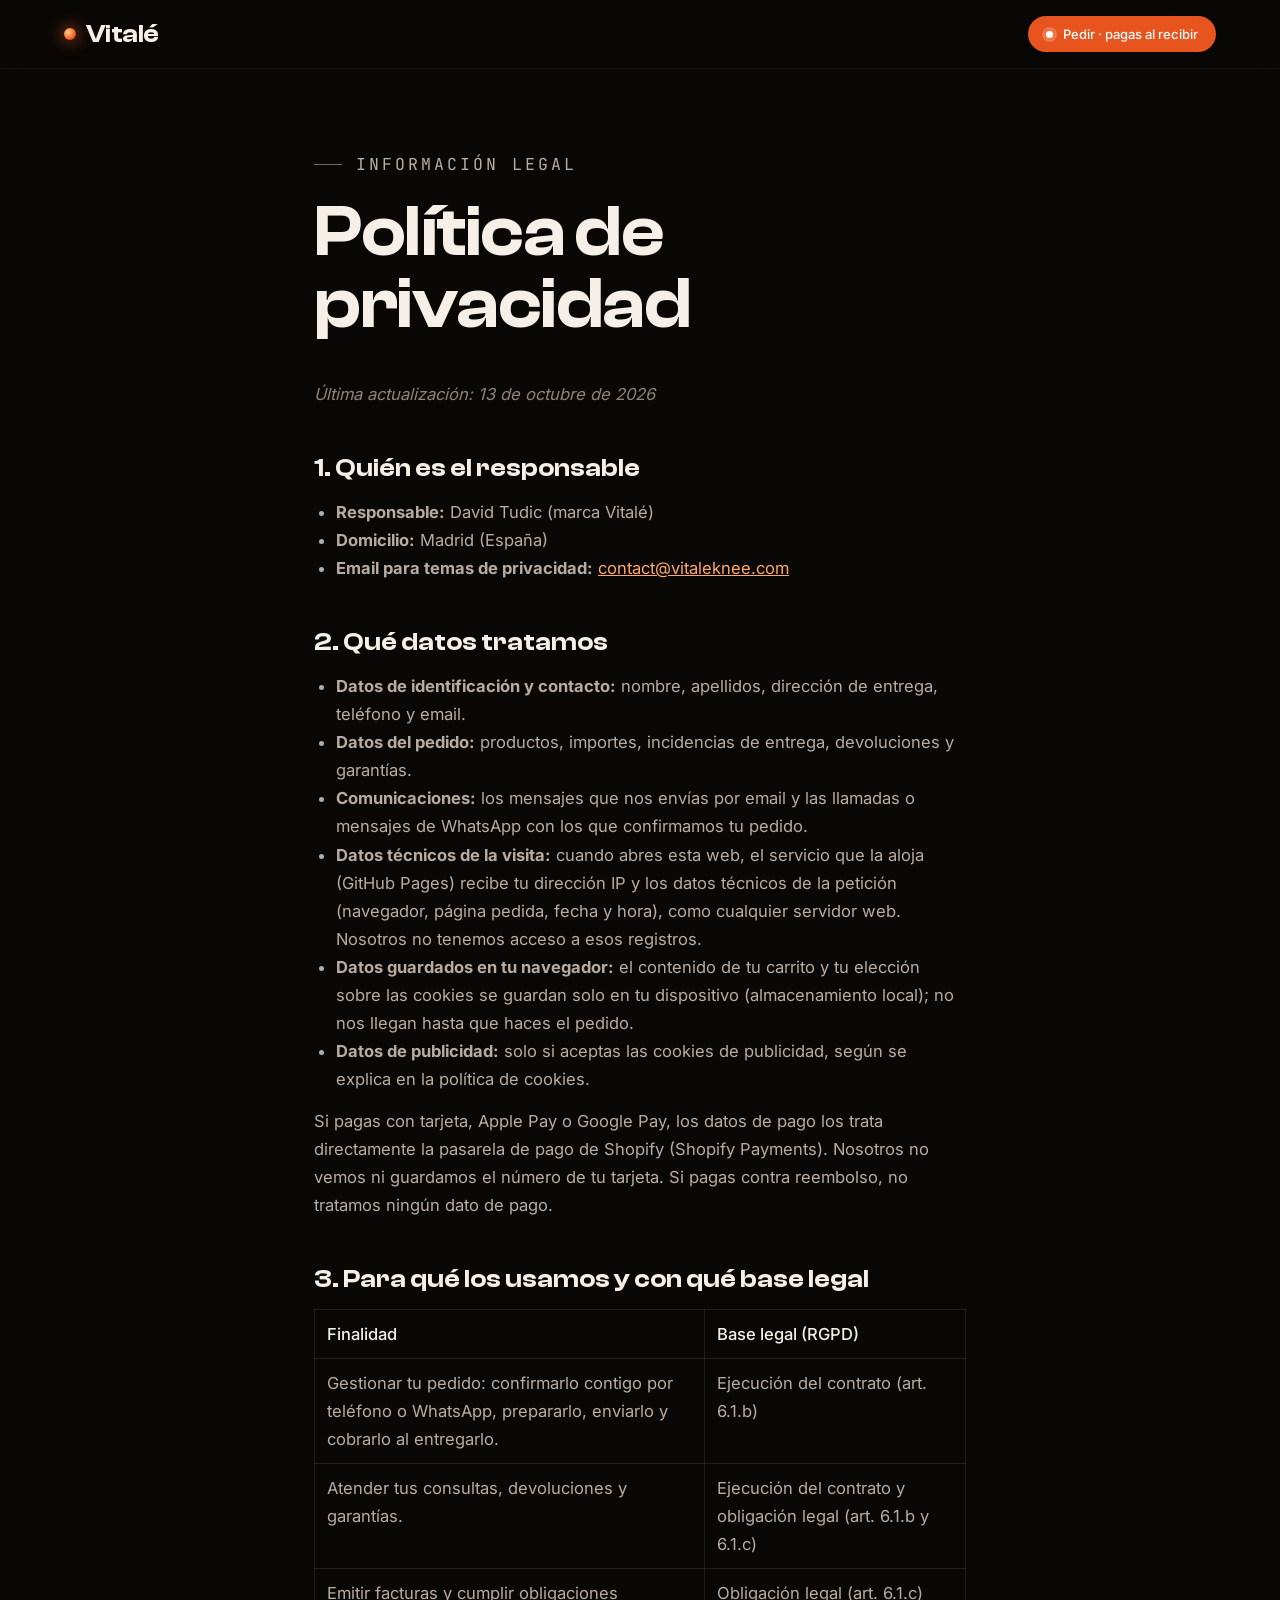
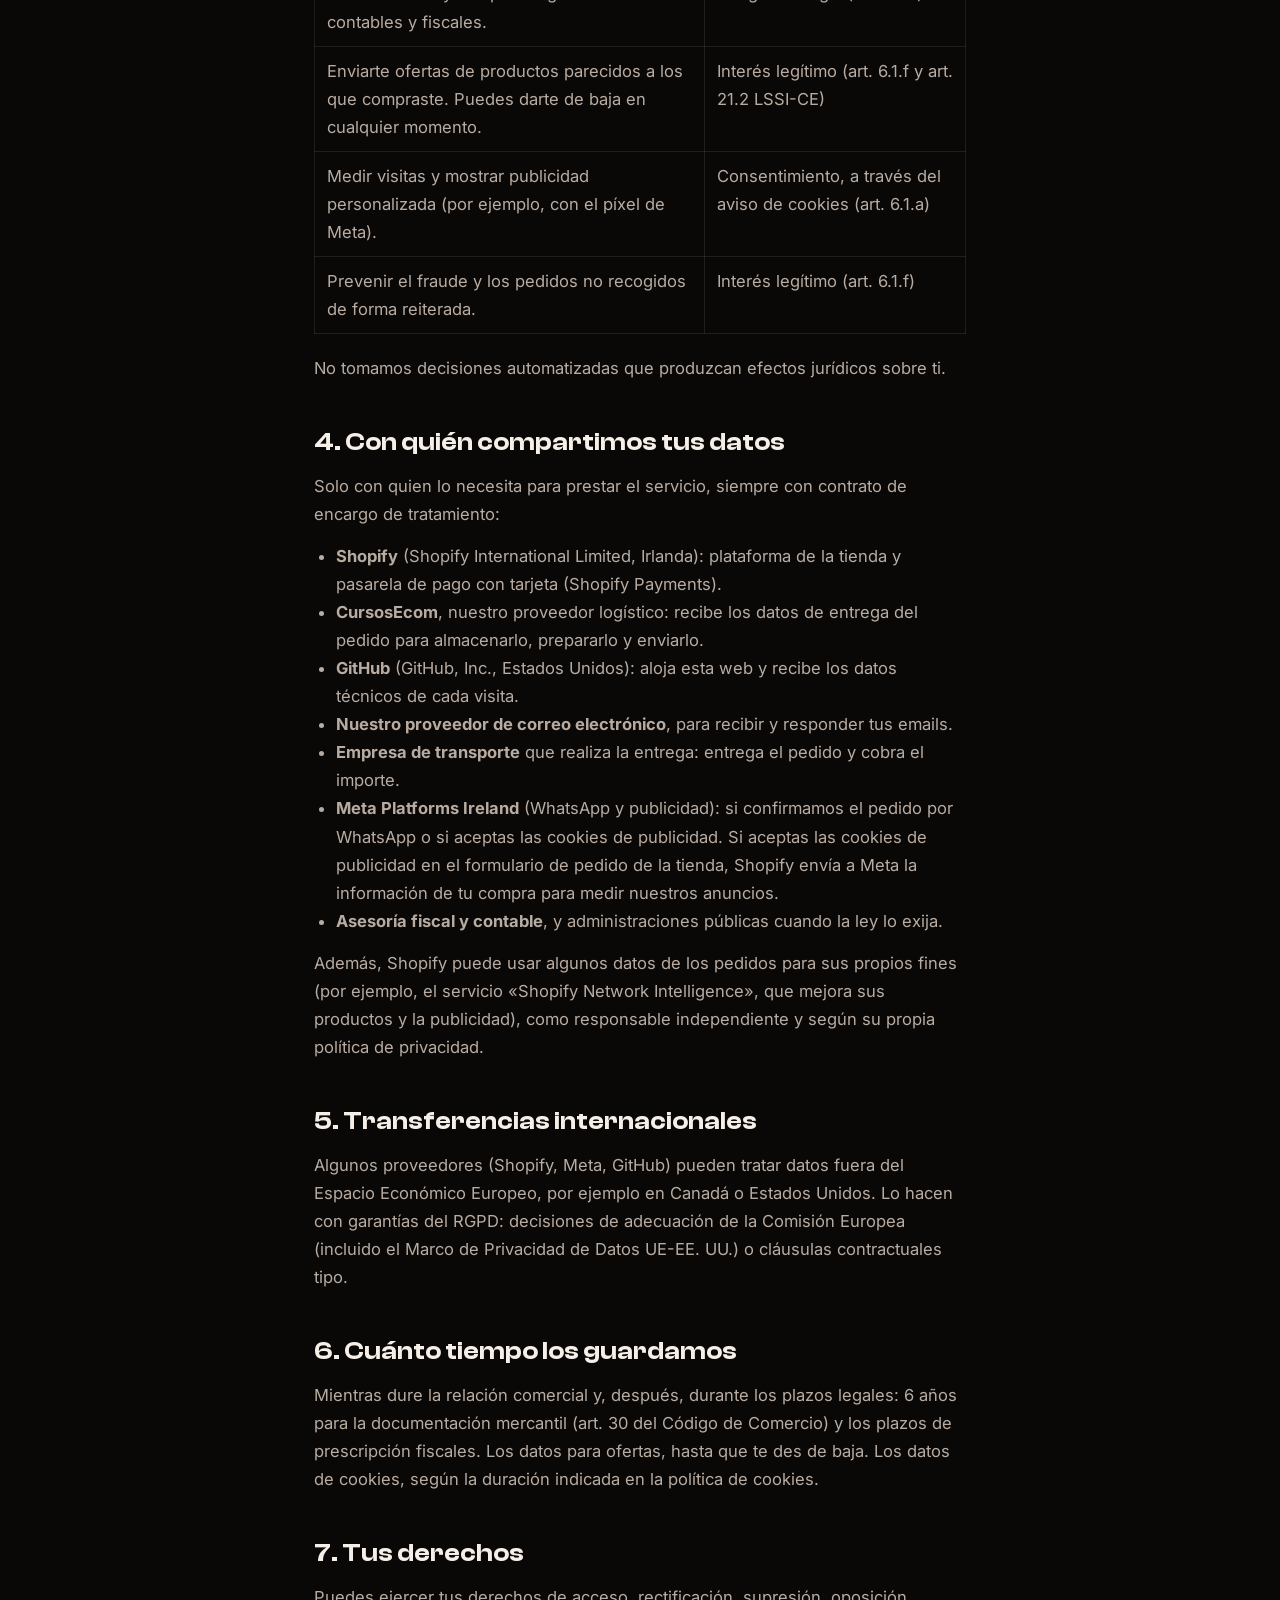
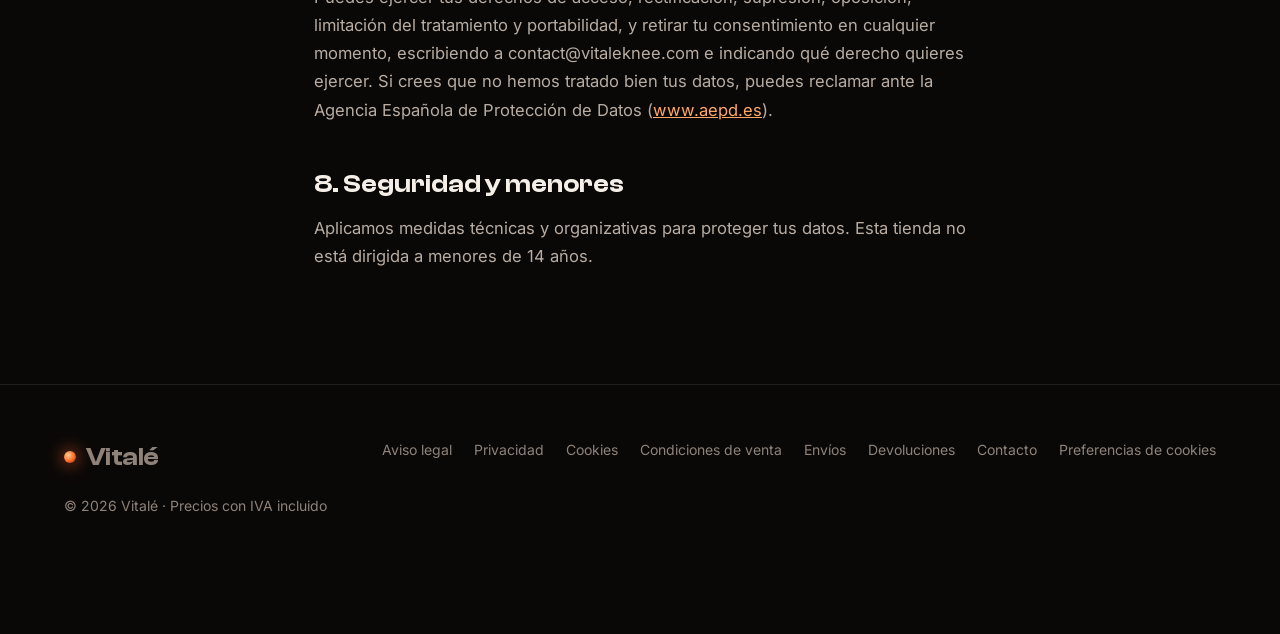
<file: privacidad.html>
<!doctype html>
<html lang="es">
<head>
<meta charset="utf-8">
<meta name="viewport" content="width=device-width, initial-scale=1">
<meta http-equiv="Content-Security-Policy" content="default-src 'self'; script-src 'self' https://connect.facebook.net; style-src 'self' 'unsafe-inline'; img-src 'self' data: https://www.facebook.com; font-src 'self'; connect-src 'self' https://www.facebook.com https://connect.facebook.net; media-src 'self'; frame-src 'none'; object-src 'none'; base-uri 'self'; form-action 'self'; upgrade-insecure-requests">
<meta name="referrer" content="strict-origin-when-cross-origin">
<title>Política de privacidad · Vitalé</title>
<meta name="robots" content="noindex, follow">
<meta name="theme-color" content="#0A0807">
<link rel="icon" href="media/favicon.svg" type="image/svg+xml">
<link rel="preload" href="fonts/inter-latin.woff2" as="font" type="font/woff2" crossorigin>
<link rel="stylesheet" href="fonts.css">
<link rel="stylesheet" href="cine.css">
<link rel="stylesheet" href="vitale.css">
</head>
<body>
<header class="nav is-solid">
  <div class="nav__in">
    <a class="logo" href="/"><span class="logo__mark" aria-hidden="true"></span>Vitalé</a>
    <nav class="nav__links"><a class="cta cta--sm" href="/#pack"><span class="cta__dot"></span>Pedir · pagas al recibir</a></nav>
  </div>
</header>
<main class="legal">
  <p class="slate"><i></i>Información legal</p>
  <h1>Política de privacidad</h1>
<p><em>Última actualización: 13 de octubre de 2026</em></p>

<h2>1. Quién es el responsable</h2>
<ul>
  <li><strong>Responsable:</strong> David Tudic (marca Vitalé)</li>
  <li><strong>Domicilio:</strong> Madrid (España)</li>
  <li><strong>Email para temas de privacidad:</strong> <a href="mailto:contact@vitaleknee.com">contact@vitaleknee.com</a></li>
</ul>

<h2>2. Qué datos tratamos</h2>
<ul>
  <li><strong>Datos de identificación y contacto:</strong> nombre, apellidos, dirección de entrega, teléfono y email.</li>
  <li><strong>Datos del pedido:</strong> productos, importes, incidencias de entrega, devoluciones y garantías.</li>
  <li><strong>Comunicaciones:</strong> los mensajes que nos envías por email y las llamadas o mensajes de WhatsApp con los que confirmamos tu pedido.</li>
  <li><strong>Datos técnicos de la visita:</strong> cuando abres esta web, el servicio que la aloja (GitHub Pages) recibe tu dirección IP y los datos técnicos de la petición (navegador, página pedida, fecha y hora), como cualquier servidor web. Nosotros no tenemos acceso a esos registros.</li>
  <li><strong>Datos guardados en tu navegador:</strong> el contenido de tu carrito y tu elección sobre las cookies se guardan solo en tu dispositivo (almacenamiento local); no nos llegan hasta que haces el pedido.</li>
  <li><strong>Datos de publicidad:</strong> solo si aceptas las cookies de publicidad, según se explica en la política de cookies.</li>
</ul>
<p>Si pagas con tarjeta, Apple Pay o Google Pay, los datos de pago los trata directamente la pasarela de pago de Shopify (Shopify Payments). Nosotros no vemos ni guardamos el número de tu tarjeta. Si pagas contra reembolso, no tratamos ningún dato de pago.</p>

<h2>3. Para qué los usamos y con qué base legal</h2>
<table>
  <tr><th>Finalidad</th><th>Base legal (RGPD)</th></tr>
  <tr><td>Gestionar tu pedido: confirmarlo contigo por teléfono o WhatsApp, prepararlo, enviarlo y cobrarlo al entregarlo.</td><td>Ejecución del contrato (art. 6.1.b)</td></tr>
  <tr><td>Atender tus consultas, devoluciones y garantías.</td><td>Ejecución del contrato y obligación legal (art. 6.1.b y 6.1.c)</td></tr>
  <tr><td>Emitir facturas y cumplir obligaciones contables y fiscales.</td><td>Obligación legal (art. 6.1.c)</td></tr>
  <tr><td>Enviarte ofertas de productos parecidos a los que compraste. Puedes darte de baja en cualquier momento.</td><td>Interés legítimo (art. 6.1.f y art. 21.2 LSSI-CE)</td></tr>
  <tr><td>Medir visitas y mostrar publicidad personalizada (por ejemplo, con el píxel de Meta).</td><td>Consentimiento, a través del aviso de cookies (art. 6.1.a)</td></tr>
  <tr><td>Prevenir el fraude y los pedidos no recogidos de forma reiterada.</td><td>Interés legítimo (art. 6.1.f)</td></tr>
</table>
<p>No tomamos decisiones automatizadas que produzcan efectos jurídicos sobre ti.</p>

<h2>4. Con quién compartimos tus datos</h2>
<p>Solo con quien lo necesita para prestar el servicio, siempre con contrato de encargo de tratamiento:</p>
<ul>
  <li><strong>Shopify</strong> (Shopify International Limited, Irlanda): plataforma de la tienda y pasarela de pago con tarjeta (Shopify Payments).</li>
  <li><strong>CursosEcom</strong>, nuestro proveedor logístico: recibe los datos de entrega del pedido para almacenarlo, prepararlo y enviarlo.</li>
  <li><strong>GitHub</strong> (GitHub, Inc., Estados Unidos): aloja esta web y recibe los datos técnicos de cada visita.</li>
  <li><strong>Nuestro proveedor de correo electrónico</strong>, para recibir y responder tus emails.</li>
  <li><strong>Empresa de transporte</strong> que realiza la entrega: entrega el pedido y cobra el importe.</li>
  <li><strong>Meta Platforms Ireland</strong> (WhatsApp y publicidad): si confirmamos el pedido por WhatsApp o si aceptas las cookies de publicidad. Si aceptas las cookies de publicidad en el formulario de pedido de la tienda, Shopify envía a Meta la información de tu compra para medir nuestros anuncios.</li>
  <li><strong>Asesoría fiscal y contable</strong>, y administraciones públicas cuando la ley lo exija.</li>
</ul>

<p>Además, Shopify puede usar algunos datos de los pedidos para sus propios fines (por ejemplo, el servicio «Shopify Network Intelligence», que mejora sus productos y la publicidad), como responsable independiente y según su propia política de privacidad.</p>

<h2>5. Transferencias internacionales</h2>
<p>Algunos proveedores (Shopify, Meta, GitHub) pueden tratar datos fuera del Espacio Económico Europeo, por ejemplo en Canadá o Estados Unidos. Lo hacen con garantías del RGPD: decisiones de adecuación de la Comisión Europea (incluido el Marco de Privacidad de Datos UE-EE. UU.) o cláusulas contractuales tipo.</p>

<h2>6. Cuánto tiempo los guardamos</h2>
<p>Mientras dure la relación comercial y, después, durante los plazos legales: 6 años para la documentación mercantil (art. 30 del Código de Comercio) y los plazos de prescripción fiscales. Los datos para ofertas, hasta que te des de baja. Los datos de cookies, según la duración indicada en la política de cookies.</p>

<h2>7. Tus derechos</h2>
<p>Puedes ejercer tus derechos de acceso, rectificación, supresión, oposición, limitación del tratamiento y portabilidad, y retirar tu consentimiento en cualquier momento, escribiendo a contact@vitaleknee.com e indicando qué derecho quieres ejercer. Si crees que no hemos tratado bien tus datos, puedes reclamar ante la Agencia Española de Protección de Datos (<a href="https://www.aepd.es" target="_blank" rel="noopener">www.aepd.es</a>).</p>

<h2>8. Seguridad y menores</h2>
<p>Aplicamos medidas técnicas y organizativas para proteger tus datos. Esta tienda no está dirigida a menores de 14 años.</p>

</main>
<footer class="foot">
  <div class="wrap">
    <a class="logo" href="/"><span class="logo__mark" aria-hidden="true"></span>Vitalé</a>
    <nav aria-label="Información legal">
      <a href="aviso-legal">Aviso legal</a><a href="privacidad">Privacidad</a><a href="cookies">Cookies</a><a href="condiciones">Condiciones de venta</a><a href="envios">Envíos</a><a href="devoluciones">Devoluciones</a><a href="contacto">Contacto</a><button type="button" class="ck-link" data-ck-open>Preferencias de cookies</button>
    </nav>
    <span>© 2026 Vitalé · Precios con IVA incluido</span>
  </div>
</footer>
<script src="config.js"></script>
<script src="consent.js"></script>
</body>
</html>
</file>
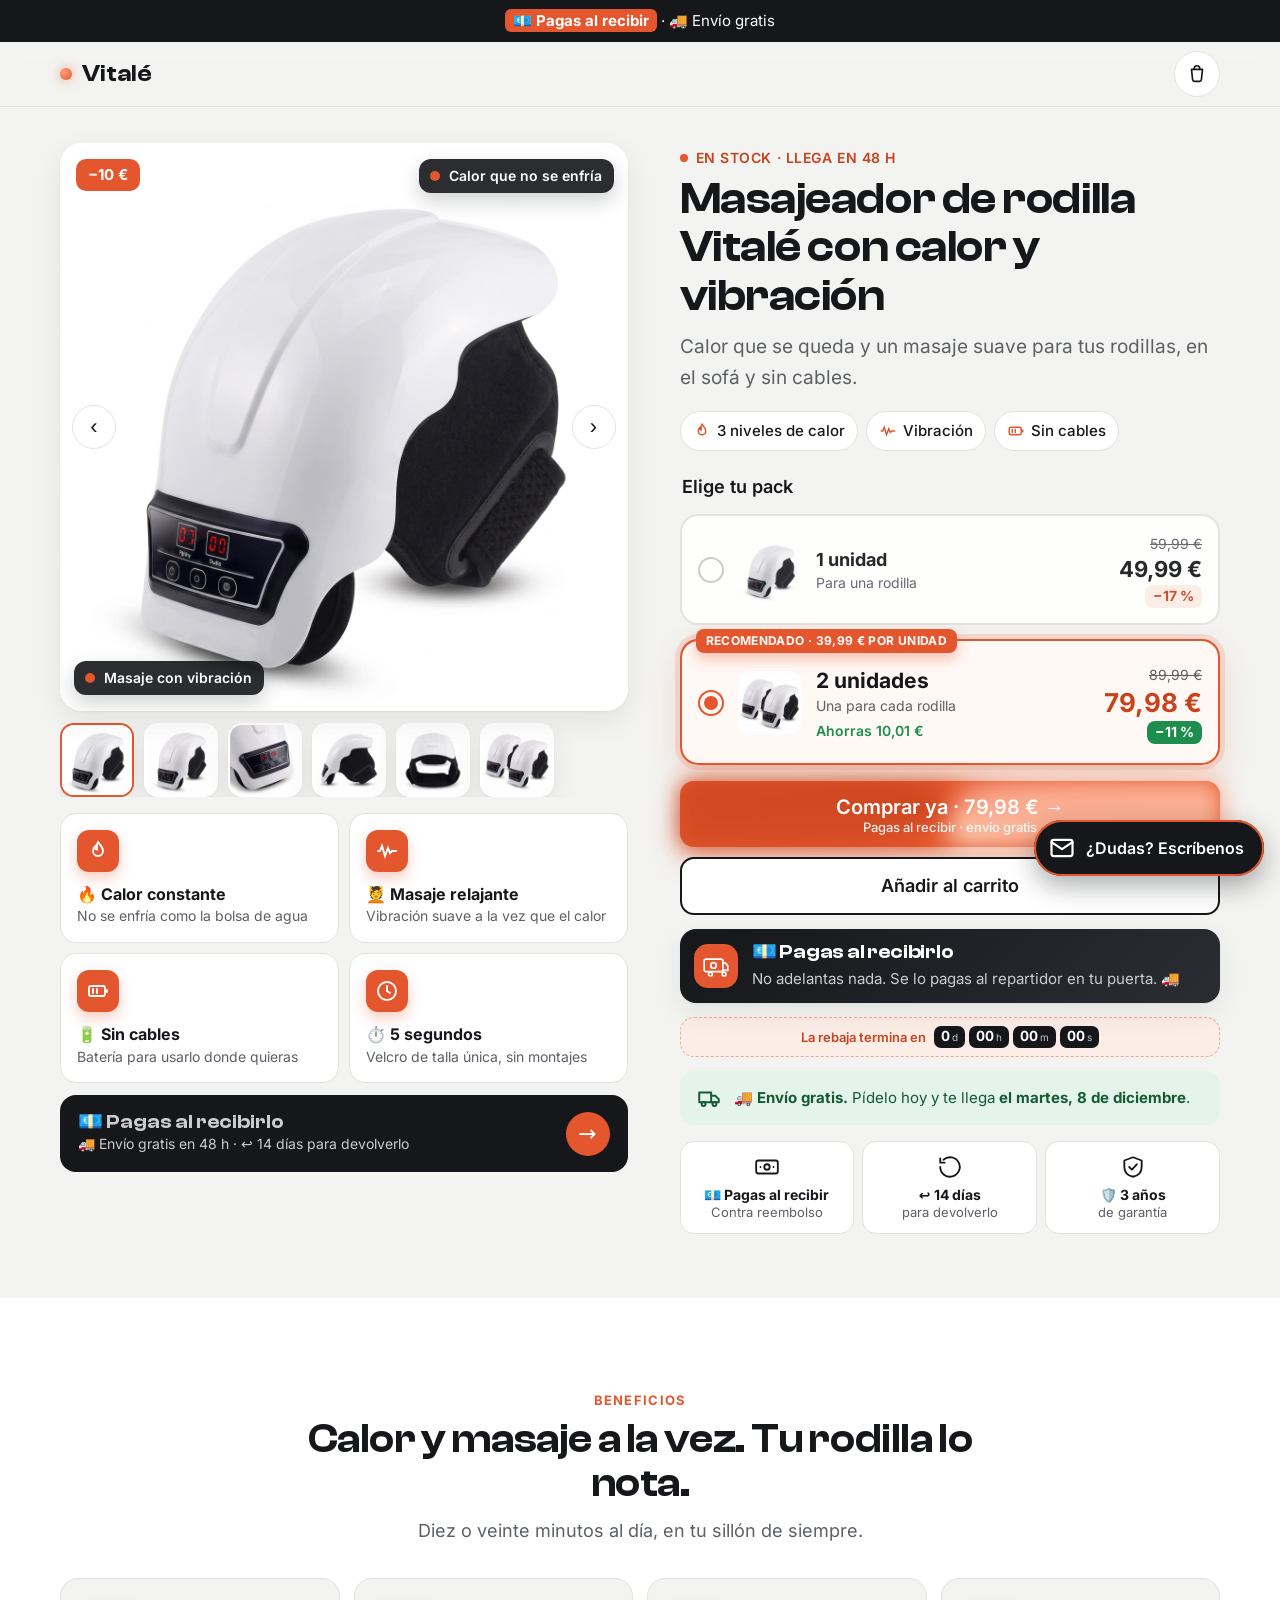
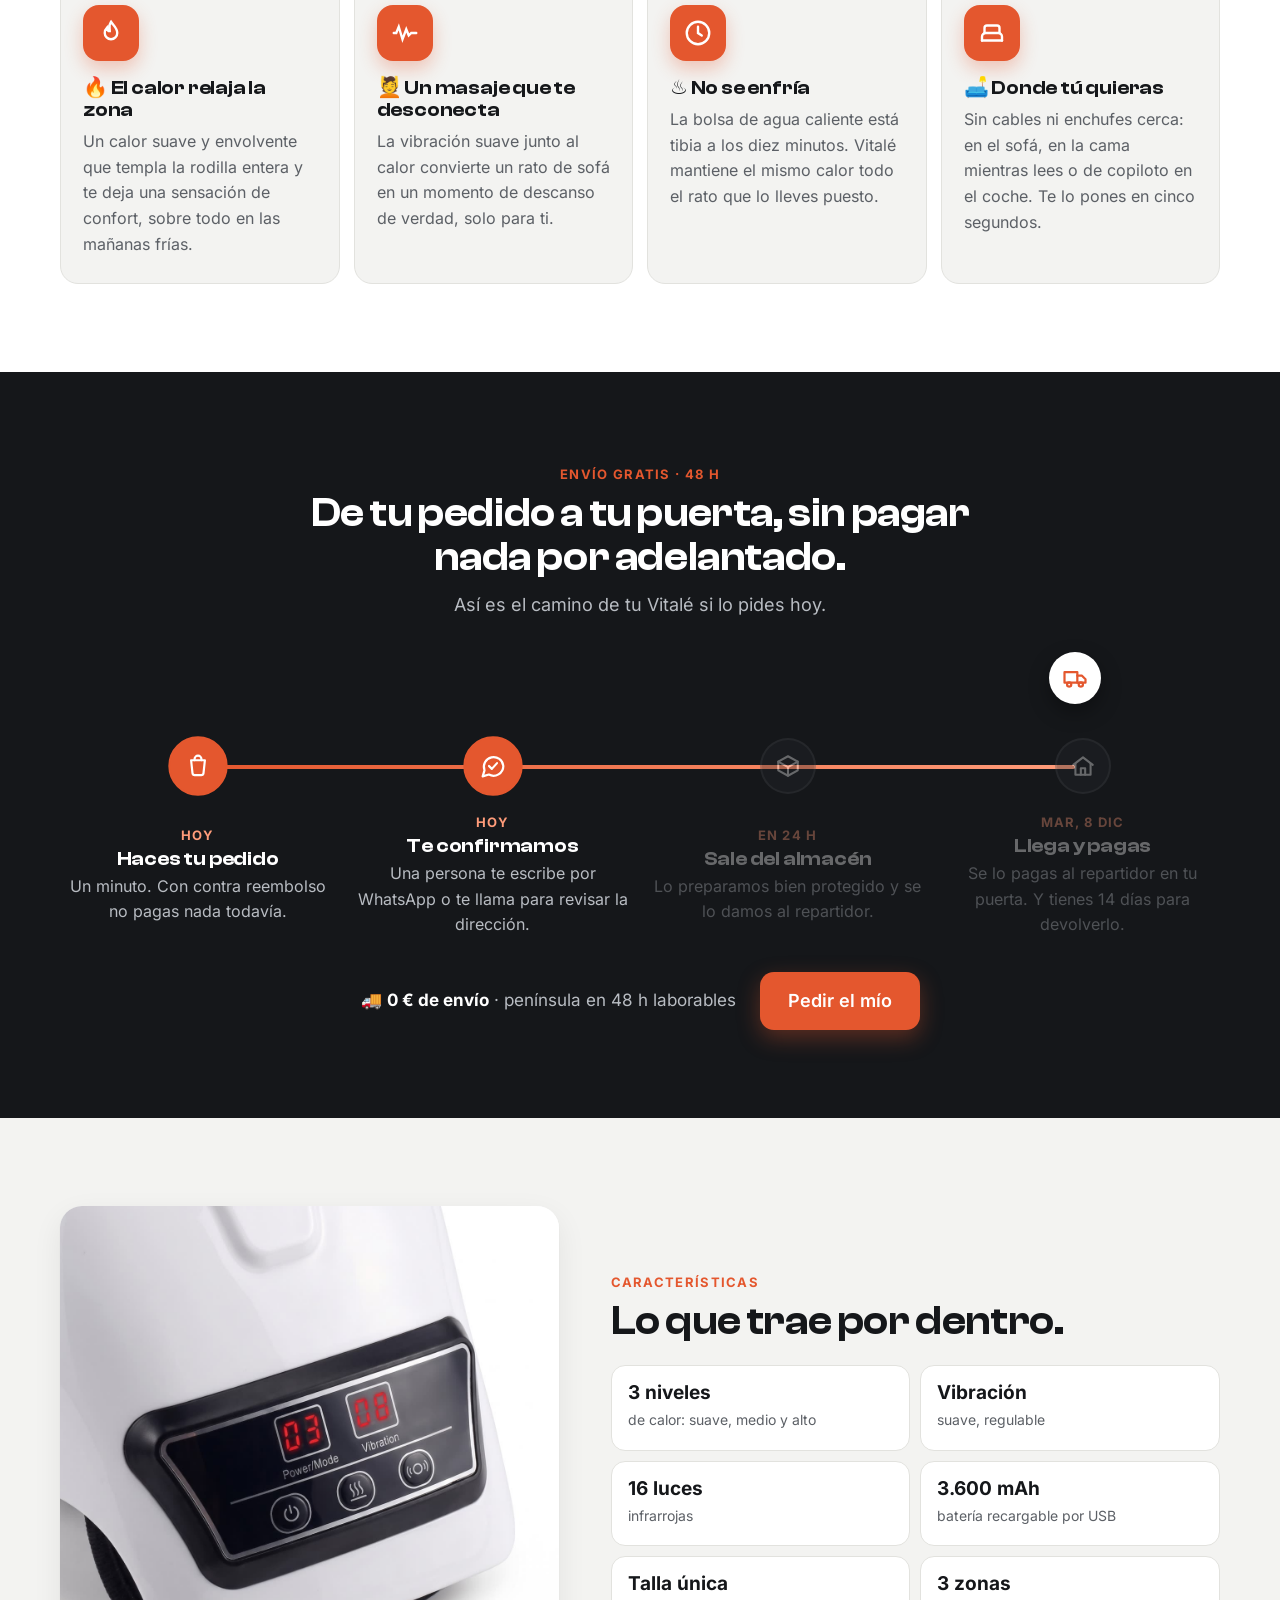
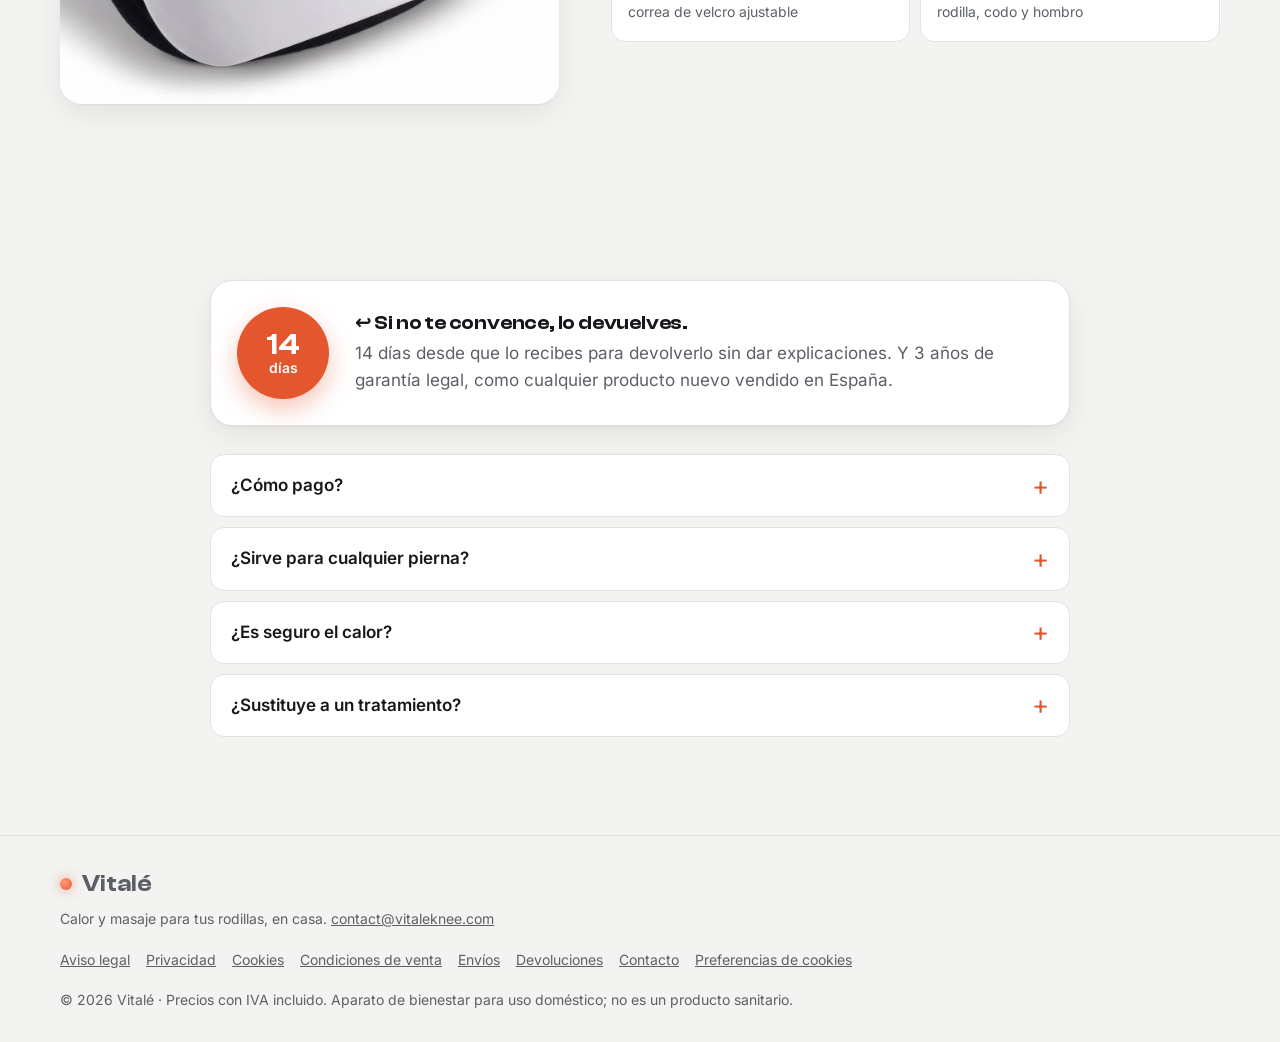
<file: producto.html>
<!doctype html>
<html lang="es">
<head>
<meta charset="utf-8">
<meta name="viewport" content="width=device-width, initial-scale=1, viewport-fit=cover">
<meta http-equiv="Content-Security-Policy" content="default-src 'self'; script-src 'self' https://connect.facebook.net; style-src 'self' 'unsafe-inline'; img-src 'self' data: https://www.facebook.com; font-src 'self'; connect-src 'self' https://www.facebook.com https://connect.facebook.net; media-src 'self'; frame-src 'none'; object-src 'none'; base-uri 'self'; form-action 'self'; upgrade-insecure-requests">
<meta name="referrer" content="strict-origin-when-cross-origin">
<title>Masajeador de rodilla Vitalé · Calor y masaje · Pagas al recibir</title>
<meta name="description" content="Masajeador de rodilla con calor por niveles, vibración suave y sin cables. 1 unidad 49,99 € · 2 unidades 79,98 €. Envío gratis 48 h y pagas al recibir.">
<link rel="canonical" href="https://www.vitaleknee.com/producto">
<meta name="theme-color" content="#F3F3F1">
<link rel="icon" href="media/favicon.svg" type="image/svg+xml">
<meta property="og:type" content="product">
<meta property="og:site_name" content="Vitalé">
<meta property="og:locale" content="es_ES">
<meta property="og:url" content="https://www.vitaleknee.com/producto">
<meta property="og:title" content="Masajeador de rodilla Vitalé · Pagas al recibir">
<meta property="og:description" content="Calor que se queda, masaje suave y sin cables. Envío gratis 48 h y pagas al recibir.">
<meta property="og:image" content="https://www.vitaleknee.com/media/p1.jpg">
<meta name="twitter:card" content="summary_large_image">
<script type="application/ld+json">
{
  "@context": "https://schema.org",
  "@type": "Product",
  "name": "Masajeador de Rodilla Vitalé",
  "brand": { "@type": "Brand", "name": "Vitalé" },
  "description": "Masajeador térmico de rodilla con calor regulable por niveles, vibración y 16 puntos de luz infrarroja. Batería de 3.600 mAh.",
  "image": ["https://www.vitaleknee.com/media/p1.jpg", "https://www.vitaleknee.com/media/p6.jpg"],
  "offers": [
    { "@type": "Offer", "name": "1 unidad", "price": "49.99", "priceCurrency": "EUR", "availability": "https://schema.org/InStock", "url": "https://www.vitaleknee.com/producto" },
    { "@type": "Offer", "name": "2 unidades", "price": "79.98", "priceCurrency": "EUR", "availability": "https://schema.org/InStock", "url": "https://www.vitaleknee.com/producto" }
  ]
}
</script>
<link rel="preload" href="fonts/inter-latin.woff2" as="font" type="font/woff2" crossorigin>
<link rel="stylesheet" href="fonts.css">
<link rel="preload" as="image" href="media/p1.jpg">
<link rel="stylesheet" href="tienda.css">
</head>
<body>

<div class="promo"><b>💶 Pagas al recibir</b> · 🚚 Envío gratis<span data-promo-cd></span></div>
<header class="nav">
  <div class="wrap nav__in">
    <a class="logo" href="./" aria-label="Vitalé, inicio"><span class="logo__mark" aria-hidden="true"></span>Vitalé</a>
    <button type="button" class="cartbtn" data-open-cart aria-label="Abrir carrito">
      <svg viewBox="0 0 24 24" fill="none" stroke="currentColor" stroke-width="1.8" stroke-linecap="round" stroke-linejoin="round" aria-hidden="true"><path d="M6 7h12l-1.2 11.2a2 2 0 0 1-2 1.8H9.2a2 2 0 0 1-2-1.8L6 7z"/><path d="M9 7V6a3 3 0 0 1 6 0v1"/></svg>
      <span class="cartbtn__n" data-cart-n hidden>0</span>
    </button>
  </div>
</header>

<main>
<!-- ============ COMPRA ============ -->
<section class="pdp">
  <div class="wrap pdp__grid">
    <div class="gallery">
      <div class="gallery__main">
        <img id="galleryMain" src="media/p1.jpg" alt="Masajeador de rodilla Vitalé, blanco con correa negra" width="1200" height="1200">
        <span class="gallery__tag">−10 €</span>
        <div class="gallery__badges" data-badge-box aria-hidden="true"></div>
        <button type="button" class="gallery__nav gallery__nav--prev" data-gal="-1" aria-label="Foto anterior">‹</button>
        <button type="button" class="gallery__nav gallery__nav--next" data-gal="1" aria-label="Foto siguiente">›</button>
      </div>
      <!-- data-badges: beneficios que aparecen animados encima de cada foto («texto|posición», posiciones tl tr bl br) -->
      <div class="thumbs" role="group" aria-label="Fotos del producto">
        <button type="button" class="thumb" aria-current="true" data-src="media/p1.jpg" data-alt="Masajeador de rodilla Vitalé, blanco con correa negra" data-badges="Calor que no se enfría|tr;Masaje con vibración|bl"><img src="media/p1.jpg" alt="Foto 1"></button>
        <button type="button" class="thumb" aria-current="false" data-src="media/p2.jpg" data-alt="Vista frontal con el panel de control" data-badges="3 niveles de calor|tr;Se maneja con 3 botones|bl"><img src="media/p2.jpg" alt="Foto 2" loading="lazy"></button>
        <button type="button" class="thumb" aria-current="false" data-src="media/p5.jpg" data-alt="Detalle del panel con los niveles" data-badges="Pantalla fácil de leer|tl;Calor y vibración por separado|br"><img src="media/p5.jpg" alt="Foto 3" loading="lazy"></button>
        <button type="button" class="thumb" aria-current="false" data-src="media/p3.jpg" data-alt="Vista lateral" data-badges="Envuelve toda la rodilla|tr;16 luces infrarrojas|bl"><img src="media/p3.jpg" alt="Foto 4" loading="lazy"></button>
        <button type="button" class="thumb" aria-current="false" data-src="media/p4.jpg" data-alt="La correa de velcro por detrás" data-badges="Te lo pones en 5 segundos|tr;Talla única con velcro|bl"><img src="media/p4.jpg" alt="Foto 5" loading="lazy"></button>
        <button type="button" class="thumb" aria-current="false" data-src="media/p6.jpg" data-alt="Pack de dos unidades" data-badges="Una para cada rodilla|tr;39,99 € por unidad|bl"><img src="media/p6.jpg" alt="Foto 6" loading="lazy"></button>
      </div>
      <div class="gmore">
        <div class="gmore__grid">
          <div class="gmore__i"><span class="gmore__ic"><svg viewBox="0 0 24 24" fill="none" stroke="currentColor" stroke-width="1.9" stroke-linecap="round" aria-hidden="true"><path d="M12 3c2 3 5 5 5 9a5 5 0 0 1-10 0c0-2 1-3.5 2-4.5 0 2 1 3 2 3 0-3-1-5 1-7.5z"/></svg></span><b>🔥 Calor constante</b><span>No se enfría como la bolsa de agua</span></div>
          <div class="gmore__i"><span class="gmore__ic"><svg viewBox="0 0 24 24" fill="none" stroke="currentColor" stroke-width="1.9" stroke-linecap="round" aria-hidden="true"><path d="M3 12h2l2-5 3 10 3-8 2 5 2-2h4"/></svg></span><b>💆 Masaje relajante</b><span>Vibración suave a la vez que el calor</span></div>
          <div class="gmore__i"><span class="gmore__ic"><svg viewBox="0 0 24 24" fill="none" stroke="currentColor" stroke-width="1.9" stroke-linecap="round" stroke-linejoin="round" aria-hidden="true"><rect x="3" y="7" width="16" height="10" rx="2"/><path d="M21 11v2M7 10v4M11 10v4"/></svg></span><b>🔋 Sin cables</b><span>Batería para usarlo donde quieras</span></div>
          <div class="gmore__i"><span class="gmore__ic"><svg viewBox="0 0 24 24" fill="none" stroke="currentColor" stroke-width="1.9" stroke-linecap="round" aria-hidden="true"><circle cx="12" cy="12" r="9"/><path d="M12 7v5l3 2"/></svg></span><b>⏱️ 5 segundos</b><span>Velcro de talla única, sin montajes</span></div>
        </div>
        <a class="gmore__cta" href="#packForm"><span><b>💶 Pagas al recibirlo</b>🚚 Envío gratis en 48 h · ↩️ 14 días para devolverlo</span><i aria-hidden="true">→</i></a>
      </div>
    </div>

    <div class="buy">
      <span class="buy__kicker"><i aria-hidden="true"></i><span data-cutoff>En stock · llega en 48 h</span></span>
      <h1>Masajeador de rodilla Vitalé con calor y vibración</h1>
      <a class="rating" href="#opiniones" data-rating hidden></a>
      <p class="buy__lead">Calor que se queda y un masaje suave para tus rodillas, en el sofá y sin cables.</p>
      <div class="chips">
        <span class="chip"><svg viewBox="0 0 24 24" fill="none" stroke="currentColor" stroke-width="2" stroke-linecap="round" aria-hidden="true"><path d="M12 3c2 3 5 5 5 9a5 5 0 0 1-10 0c0-2 1-3.5 2-4.5 0 2 1 3 2 3 0-3-1-5 1-7.5z"/></svg>3 niveles de calor</span>
        <span class="chip"><svg viewBox="0 0 24 24" fill="none" stroke="currentColor" stroke-width="2" stroke-linecap="round" aria-hidden="true"><path d="M3 12h2l2-5 3 10 3-8 2 5 2-2h4"/></svg>Vibración</span>
        <span class="chip"><svg viewBox="0 0 24 24" fill="none" stroke="currentColor" stroke-width="2" stroke-linecap="round" aria-hidden="true"><rect x="3" y="7" width="16" height="10" rx="2"/><path d="M21 11v2M7 10v4M11 10v4"/></svg>Sin cables</span>
      </div>

      <form id="packForm">
        <fieldset class="packs">
          <legend>Elige tu pack</legend>
          <label class="pack" data-pack>
            <input type="radio" name="pack" value="53766875283792">
            <span class="pack__radio" aria-hidden="true"></span>
            <span class="pack__img"><img src="media/p1.jpg" alt=""></span>
            <span><span class="pack__t">1 unidad</span><span class="pack__n">Para una rodilla</span><span class="pack__save">Ahorras 10 €</span></span>
            <span class="pack__p"><s>59,99 €</s><span class="now">49,99 €</span><span class="pct">−17 %</span></span>
          </label>
          <label class="pack pack--best is-on" data-pack>
            <input type="radio" name="pack" value="53771315872080" checked>
            <span class="pack__ribbon">Recomendado · 39,99 € por unidad</span>
            <span class="pack__radio" aria-hidden="true"></span>
            <span class="pack__img"><img src="media/p6.jpg" alt=""></span>
            <span><span class="pack__t">2 unidades</span><span class="pack__n">Una para cada rodilla</span><span class="pack__save">Ahorras 10,01 €</span></span>
            <span class="pack__p"><s>89,99 €</s><span class="now">79,98 €</span><span class="pct">−11 %</span></span>
          </label>
        </fieldset>
      </form>

      <div class="buy__btns" data-sticky-anchor>
        <a class="btn btn--main btn--block btn--buy" href="#" data-buy-now data-magnet rel="nofollow"><span class="btn__in">Comprar ya · <span data-sel-price>79,98 €</span> <i class="btn__arrow" aria-hidden="true">→</i></span><small class="btn__sub">Pagas al recibir · envío gratis</small></a>
        <button type="button" class="btn btn--alt btn--block" data-add>Añadir al carrito</button>
      </div>
      <div class="cod">
        <span class="cod__ic" aria-hidden="true"><svg viewBox="0 0 48 48" fill="none" stroke="currentColor" stroke-width="2.6" stroke-linecap="round" stroke-linejoin="round"><rect x="5" y="13" width="30" height="20" rx="3"/><circle cx="20" cy="23" r="4.5"/><path d="M35 19h4l4 5v7h-8"/><circle cx="15" cy="37" r="3"/><circle cx="37" cy="37" r="3"/></svg></span>
        <span class="cod__txt"><b>💶 Pagas al recibirlo</b><span>No adelantas nada. Se lo pagas al repartidor en tu puerta. 🚚</span></span>
      </div>

      <div class="deal" data-deal hidden>
        <span class="deal__t">La rebaja termina en</span>
        <span class="deal__clock" role="timer" aria-live="off">
          <span><b data-cd="d">0</b><small>d</small></span>
          <span><b data-cd="h">00</b><small>h</small></span>
          <span><b data-cd="m">00</b><small>m</small></span>
          <span><b data-cd="s">00</b><small>s</small></span>
        </span>
      </div>
      <div class="mini-ship">
        <svg viewBox="0 0 24 24" fill="none" stroke="currentColor" stroke-width="1.8" stroke-linecap="round" stroke-linejoin="round" aria-hidden="true"><path d="M3 7h11v9H3z"/><path d="M14 10h4l3 3v3h-7"/><circle cx="7" cy="17.5" r="1.8"/><circle cx="17" cy="17.5" r="1.8"/></svg>
        <span>🚚 <b>Envío gratis.</b> Pídelo hoy y te llega <b data-eta>en 48 h laborables</b>.</span>
      </div>
      <ul class="assure">
        <li><svg viewBox="0 0 24 24" fill="none" stroke="currentColor" stroke-width="1.7" stroke-linecap="round" stroke-linejoin="round" aria-hidden="true"><rect x="2" y="6" width="20" height="12" rx="2"/><circle cx="12" cy="12" r="2.5"/><path d="M6 12h.01M18 12h.01"/></svg><span><b>💶 Pagas al recibir</b>Contra reembolso</span></li>
        <li><svg viewBox="0 0 24 24" fill="none" stroke="currentColor" stroke-width="1.7" stroke-linecap="round" stroke-linejoin="round" aria-hidden="true"><path d="M3 12a9 9 0 1 0 3-6.7"/><path d="M3 4v4h4"/></svg><span><b>↩️ 14 días</b>para devolverlo</span></li>
        <li><svg viewBox="0 0 24 24" fill="none" stroke="currentColor" stroke-width="1.7" stroke-linecap="round" stroke-linejoin="round" aria-hidden="true"><path d="M12 3l8 3v6c0 5-3.5 8-8 9-4.5-1-8-4-8-9V6z"/><path d="M8.5 12l2.5 2.5 4.5-5"/></svg><span><b>🛡️ 3 años</b>de garantía</span></li>
      </ul>
    </div>
  </div>
</section>

<!-- ============ OPINIONES (se muestra solo con opiniones reales en config.js) ============ -->
<section class="sec sec--white" id="opiniones" hidden>
  <div class="wrap">
    <div class="sec__head sec__head--c rv">
      <span class="kicker">Opiniones</span>
      <h2>Lo que dicen quienes ya lo usan.</h2>
    </div>
    <div class="revs" data-reviews></div>
  </div>
</section>

<!-- ============ BENEFICIOS ============ -->
<section class="sec sec--white">
  <div class="wrap">
    <div class="sec__head sec__head--c rv">
      <span class="kicker">Beneficios</span>
      <h2>Calor y masaje a la vez. Tu rodilla lo nota.</h2>
      <p>Diez o veinte minutos al día, en tu sillón de siempre.</p>
    </div>
    <div class="ben">
      <article class="ben__c rv">
        <span class="ben__ic"><svg viewBox="0 0 24 24" fill="none" stroke="currentColor" stroke-width="1.9" stroke-linecap="round" aria-hidden="true"><path d="M12 3c2 3 5 5 5 9a5 5 0 0 1-10 0c0-2 1-3.5 2-4.5 0 2 1 3 2 3 0-3-1-5 1-7.5z"/></svg></span>
        <h3>🔥 El calor relaja la zona</h3>
        <p>Un calor suave y envolvente que templa la rodilla entera y te deja una sensación de confort, sobre todo en las mañanas frías.</p>
      </article>
      <article class="ben__c rv" style="transition-delay:.08s">
        <span class="ben__ic"><svg viewBox="0 0 24 24" fill="none" stroke="currentColor" stroke-width="1.9" stroke-linecap="round" aria-hidden="true"><path d="M3 12h2l2-5 3 10 3-8 2 5 2-2h4"/></svg></span>
        <h3>💆 Un masaje que te desconecta</h3>
        <p>La vibración suave junto al calor convierte un rato de sofá en un momento de descanso de verdad, solo para ti.</p>
      </article>
      <article class="ben__c rv" style="transition-delay:.16s">
        <span class="ben__ic"><svg viewBox="0 0 24 24" fill="none" stroke="currentColor" stroke-width="1.9" stroke-linecap="round" aria-hidden="true"><circle cx="12" cy="12" r="9"/><path d="M12 7v5l3 2"/></svg></span>
        <h3>♨️ No se enfría</h3>
        <p>La bolsa de agua caliente está tibia a los diez minutos. Vitalé mantiene el mismo calor todo el rato que lo lleves puesto.</p>
      </article>
      <article class="ben__c rv" style="transition-delay:.24s">
        <span class="ben__ic"><svg viewBox="0 0 24 24" fill="none" stroke="currentColor" stroke-width="1.9" stroke-linecap="round" stroke-linejoin="round" aria-hidden="true"><path d="M4 18v-3a3 3 0 0 1 3-3h10a3 3 0 0 1 3 3v3"/><path d="M6 12V8a2 2 0 0 1 2-2h8a2 2 0 0 1 2 2v4"/><path d="M4 18h16"/></svg></span>
        <h3>🛋️ Donde tú quieras</h3>
        <p>Sin cables ni enchufes cerca: en el sofá, en la cama mientras lees o de copiloto en el coche. Te lo pones en cinco segundos.</p>
      </article>
    </div>
  </div>
</section>

<!-- ============ ENVÍO ============ -->
<section class="sec sec--dark" id="envio">
  <div class="wrap">
    <div class="sec__head sec__head--c rv">
      <span class="kicker">Envío gratis · 48 h</span>
      <h2>De tu pedido a tu puerta, sin pagar nada por adelantado.</h2>
      <p>Así es el camino de tu Vitalé si lo pides hoy.</p>
    </div>
    <div class="ship" id="ship">
      <div class="ship__track" aria-hidden="true"></div>
      <div class="ship__fill" aria-hidden="true"></div>
      <div class="ship__truck" aria-hidden="true"><svg viewBox="0 0 24 24" fill="none" stroke="currentColor" stroke-width="1.9" stroke-linecap="round" stroke-linejoin="round"><path d="M3 7h11v9H3z"/><path d="M14 10h4l3 3v3h-7"/><circle cx="7" cy="17.5" r="1.8"/><circle cx="17" cy="17.5" r="1.8"/></svg></div>
      <div class="ship__step">
        <span class="ship__dot"><svg viewBox="0 0 24 24" fill="none" stroke="currentColor" stroke-width="1.9" stroke-linecap="round" stroke-linejoin="round" aria-hidden="true"><path d="M6 7h12l-1.2 11.2a2 2 0 0 1-2 1.8H9.2a2 2 0 0 1-2-1.8L6 7z"/><path d="M9 7V6a3 3 0 0 1 6 0v1"/></svg></span>
        <div><span class="ship__when">Hoy</span><h3>Haces tu pedido</h3><p>Un minuto. Con contra reembolso no pagas nada todavía.</p></div>
      </div>
      <div class="ship__step">
        <span class="ship__dot"><svg viewBox="0 0 24 24" fill="none" stroke="currentColor" stroke-width="1.9" stroke-linecap="round" stroke-linejoin="round" aria-hidden="true"><path d="M21 12a8.5 8.5 0 0 1-12.6 7.4L3 21l1.6-5.2A8.5 8.5 0 1 1 21 12z"/><path d="M8.5 12l2.5 2.5 4.5-5"/></svg></span>
        <div><span class="ship__when" data-ship-d="0">Hoy</span><h3>Te confirmamos</h3><p>Una persona te escribe por WhatsApp o te llama para revisar la dirección.</p></div>
      </div>
      <div class="ship__step">
        <span class="ship__dot"><svg viewBox="0 0 24 24" fill="none" stroke="currentColor" stroke-width="1.9" stroke-linecap="round" stroke-linejoin="round" aria-hidden="true"><path d="M21 8l-9-5-9 5v8l9 5 9-5z"/><path d="M3 8l9 5 9-5M12 13v8"/></svg></span>
        <div><span class="ship__when" data-ship-d="1">Mañana</span><h3>Sale del almacén</h3><p>Lo preparamos bien protegido y se lo damos al repartidor.</p></div>
      </div>
      <div class="ship__step">
        <span class="ship__dot"><svg viewBox="0 0 24 24" fill="none" stroke="currentColor" stroke-width="1.9" stroke-linecap="round" stroke-linejoin="round" aria-hidden="true"><path d="M3 11l9-7 9 7"/><path d="M5 10v10h14V10"/><path d="M10 20v-6h4v6"/></svg></span>
        <div><span class="ship__when" data-ship-d="2">En 48 h</span><h3>Llega y pagas</h3><p>Se lo pagas al repartidor en tu puerta. Y tienes 14 días para devolverlo.</p></div>
      </div>
    </div>
    <div class="ship__cta rv">
      <p>🚚 <b>0 € de envío</b> · península en 48 h laborables</p>
      <a class="btn btn--main" href="#packForm">Pedir el mío</a>
    </div>
  </div>
</section>

<!-- ============ CARACTERÍSTICAS ============ -->
<section class="sec">
  <div class="wrap specs">
    <div class="specs__img rv"><img src="media/p5.jpg" alt="Detalle del panel del masajeador con los niveles de calor y vibración" loading="lazy"></div>
    <div class="rv">
      <span class="kicker">Características</span>
      <h2 style="margin-bottom:22px">Lo que trae por dentro.</h2>
      <ul class="spec-list">
        <li><b>3 niveles</b><span>de calor: suave, medio y alto</span></li>
        <li><b>Vibración</b><span>suave, regulable</span></li>
        <li><b>16 luces</b><span>infrarrojas</span></li>
        <li><b>3.600 mAh</b><span>batería recargable por USB</span></li>
        <li><b>Talla única</b><span>correa de velcro ajustable</span></li>
        <li><b>3 zonas</b><span>rodilla, codo y hombro</span></li>
      </ul>
    </div>
  </div>
</section>



<!-- ============ GARANTÍA + PREGUNTAS ============ -->
<section class="sec">
  <div class="wrap" style="max-width:860px">
    <div class="guar rv">
      <div class="guar__seal"><span><b>14</b>días</span></div>
      <div>
        <h3>↩️ Si no te convence, lo devuelves.</h3>
        <p>14 días desde que lo recibes para devolverlo sin dar explicaciones. Y 3 años de garantía legal, como cualquier producto nuevo vendido en España.</p>
      </div>
    </div>
    <div class="faq">
      <details><summary>¿Cómo pago?</summary><p>Contra reembolso: pagas al repartidor cuando lo recibes. O con tarjeta, Apple Pay o Google Pay al hacer el pedido, con el pago seguro de Shopify.</p></details>
      <details><summary>¿Sirve para cualquier pierna?</summary><p>Sí. Es talla única y la correa de velcro se ajusta a cada pierna. También vale para el codo y el hombro.</p></details>
      <details><summary>¿Es seguro el calor?</summary><p>El calor se regula por niveles. Empieza por el más bajo y no lo uses sobre piel dañada ni mientras duermes. Si llevas marcapasos, estás embarazada o tienes problemas de circulación o de sensibilidad en la piel, consulta antes con tu médico.</p></details>
      <details><summary>¿Sustituye a un tratamiento?</summary><p>No. Es un aparato de bienestar para usar en casa. No sustituye el consejo de tu médico ni de tu fisioterapeuta.</p></details>
    </div>
  </div>
</section>
</main>

<footer class="foot">
  <div class="wrap foot__in">
    <div>
      <a class="logo" href="./"><span class="logo__mark" aria-hidden="true"></span>Vitalé</a>
      <p style="margin-top:12px;max-width:52ch">Calor y masaje para tus rodillas, en casa. <a href="mailto:contact@vitaleknee.com">contact@vitaleknee.com</a></p>
    </div>
    <nav aria-label="Información legal">
      <a href="aviso-legal">Aviso legal</a><a href="privacidad">Privacidad</a><a href="cookies">Cookies</a><a href="condiciones">Condiciones de venta</a><a href="envios">Envíos</a><a href="devoluciones">Devoluciones</a><a href="contacto">Contacto</a>
      <button type="button" class="ck-link" data-ck-open>Preferencias de cookies</button>
    </nav>
    <span>© 2026 Vitalé · Precios con IVA incluido. Aparato de bienestar para uso doméstico; no es un producto sanitario.</span>
  </div>
</footer>

<div class="sticky" id="sticky" aria-hidden="true">
  <span class="sticky__txt"><b><span data-sel-price>79,98 €</span> · envío gratis</b>Pagas al recibir</span>
  <a class="btn btn--main btn--glow" href="#" data-buy-now rel="nofollow">Comprar ya <i class="btn__arrow" aria-hidden="true">→</i></a>
</div>

<div class="drawer" id="cart" aria-hidden="true">
  <div class="drawer__bg" data-close></div>
  <div class="drawer__panel" role="dialog" aria-modal="true" aria-labelledby="cartTitle">
    <div class="drawer__head"><h2 id="cartTitle">Tu carrito</h2><button type="button" class="drawer__x" data-close aria-label="Cerrar carrito">×</button></div>
    <div class="drawer__body"></div>
    <div class="drawer__foot" hidden>
      <div class="drawer__row"><span>Subtotal</span><span data-sub>0,00 €</span></div>
      <div class="drawer__row drawer__row--save"><span>Te ahorras</span><span data-saved>0,00 €</span></div>
      <div class="drawer__row"><span>Envío</span><span style="color:var(--save);font-weight:600">Gratis</span></div>
      <div class="drawer__row drawer__row--tot"><span>Total</span><span data-tot>0,00 €</span></div>
      <p class="drawer__deal" data-cd-line hidden></p>
      <a class="btn btn--main btn--block" href="#" data-checkout rel="nofollow">Finalizar pedido</a>
      <button type="button" class="btn btn--alt btn--block btn--sm" data-close style="margin-top:8px">Seguir mirando</button>
      <p class="drawer__note"><b>Pagas al recibir</b> o con tarjeta · IVA incluido</p>
    </div>
  </div>
</div>

<script src="config.js"></script>
<script src="consent.js"></script>
<script src="tienda.js"></script>
<script src="wa.js"></script>
</body>
</html>
</file>
<file: fonts.css>
/* Self-hosted fonts (no requests to Google Fonts / Fontshare, so no visitor IP leaves the site).
   Inter and JetBrains Mono: SIL Open Font License 1.1 (Google Fonts). Clash Display: ITF Free Font License (Fontshare). */
@font-face { font-family: 'Inter'; font-style: normal; font-weight: 300 700; font-display: swap; src: url('fonts/inter-latin-ext.woff2') format('woff2'); unicode-range: U+0100-02BA, U+02BD-02C5, U+02C7-02CC, U+02CE-02D7, U+02DD-02FF, U+0304, U+0308, U+0329, U+1D00-1DBF, U+1E00-1E9F, U+1EF2-1EFF, U+2020, U+20A0-20AB, U+20AD-20C4, U+2113, U+2C60-2C7F, U+A720-A7FF; }
@font-face { font-family: 'Inter'; font-style: normal; font-weight: 300 700; font-display: swap; src: url('fonts/inter-latin.woff2') format('woff2'); unicode-range: U+0000-00FF, U+0131, U+0152-0153, U+02BB-02BC, U+02C6, U+02DA, U+02DC, U+0304, U+0308, U+0329, U+2000-206F, U+20AC, U+2122, U+2191, U+2193, U+2212, U+2215, U+FEFF, U+FFFD; }
@font-face { font-family: 'JetBrains Mono'; font-style: normal; font-weight: 400 500; font-display: swap; src: url('fonts/jetbrains-mono-latin-ext.woff2') format('woff2'); unicode-range: U+0100-02BA, U+02BD-02C5, U+02C7-02CC, U+02CE-02D7, U+02DD-02FF, U+0304, U+0308, U+0329, U+1D00-1DBF, U+1E00-1E9F, U+1EF2-1EFF, U+2020, U+20A0-20AB, U+20AD-20C4, U+2113, U+2C60-2C7F, U+A720-A7FF; }
@font-face { font-family: 'JetBrains Mono'; font-style: normal; font-weight: 400 500; font-display: swap; src: url('fonts/jetbrains-mono-latin.woff2') format('woff2'); unicode-range: U+0000-00FF, U+0131, U+0152-0153, U+02BB-02BC, U+02C6, U+02DA, U+02DC, U+0304, U+0308, U+0329, U+2000-206F, U+20AC, U+2122, U+2191, U+2193, U+2212, U+2215, U+FEFF, U+FFFD; }
@font-face { font-family: 'Clash Display'; font-style: normal; font-weight: 500; font-display: swap; src: url('fonts/clash-display-500.woff2') format('woff2'); }
@font-face { font-family: 'Clash Display'; font-style: normal; font-weight: 600; font-display: swap; src: url('fonts/clash-display-600.woff2') format('woff2'); }
</file>
<file: cine.css>
/* Vitalé — sistema "cine" (base heredada de Fecop AI, paleta de calor) */
:root{
  --bg:#0A0807; --bg-soft:#100C0A; --panel:#16110E;
  --line:rgba(255,236,220,.09); --line-soft:rgba(255,236,220,.05);
  --fg:#F6EFE8; --fg-2:#B8ACA2; --fg-3:#8E8279;
  --accent:#FF6A2B; --accent-soft:#FFA867; --accent-2:#FFCF8A;
  --cta:#E8541E; --cta-hover:#C8441A;
  --cold:#8FB3D9; --led:#FF3B2F; --ok:#3DDC97; --warm:#E8B878;
  --ease:cubic-bezier(.22,1,.36,1);
  --ease-film:cubic-bezier(.65,0,.35,1);
  --pad:clamp(16px,5vw,88px); --maxw:1320px;
  --display:'Clash Display','Inter',system-ui,sans-serif;
  --sans:'Inter',system-ui,-apple-system,sans-serif;
  --mono:'JetBrains Mono',ui-monospace,monospace;
}
*{box-sizing:border-box;margin:0;padding:0}
html{scroll-behavior:smooth}
html,body{background:var(--bg);color:var(--fg);font-family:var(--sans);-webkit-font-smoothing:antialiased}
body{overflow-x:hidden;font-size:17px}
a{color:inherit;text-decoration:none}
img,video{display:block;max-width:100%}
button{font:inherit;color:inherit}
::selection{background:var(--accent);color:#fff}

/* ---------- capa de película: grano + viñeta ---------- */
.grain{pointer-events:none;position:fixed;inset:-50%;z-index:90;opacity:.085;
  background-image:url("data:image/svg+xml;utf8,<svg xmlns='http://www.w3.org/2000/svg' width='220' height='220'><filter id='n'><feTurbulence type='fractalNoise' baseFrequency='.9' numOctaves='3' stitchTiles='stitch'/><feColorMatrix values='0 0 0 0 1  0 0 0 0 .95  0 0 0 0 .9  0 0 0 .9 0'/></filter><rect width='100%' height='100%' filter='url(%23n)'/></svg>");
  animation:grain 1s steps(6) infinite}
@keyframes grain{0%{transform:translate(0,0)}20%{transform:translate(-3%,2%)}40%{transform:translate(2%,-3%)}60%{transform:translate(-2%,-1%)}80%{transform:translate(3%,3%)}100%{transform:translate(0,0)}}

/* ---------- nav ---------- */
.nav{position:fixed;inset:0 0 auto;z-index:80;transition:background .5s var(--ease),border-color .5s;border-bottom:1px solid transparent}
.nav.is-solid{background:rgba(10,8,7,.72);-webkit-backdrop-filter:blur(14px);backdrop-filter:blur(14px);border-color:var(--line-soft)}
.nav__in{max-width:var(--maxw);margin:0 auto;padding:16px var(--pad);display:flex;align-items:center;justify-content:space-between;gap:20px}
.logo{font-family:var(--display);font-weight:600;font-size:26px;letter-spacing:-.02em;display:inline-flex;align-items:center;gap:10px}
.logo__mark{width:12px;height:12px;border-radius:50%;background:radial-gradient(circle at 35% 35%,var(--accent-2),var(--accent) 55%,#7a1f06);box-shadow:0 0 16px 2px rgba(255,106,43,.55)}
.nav__links{display:flex;gap:30px;align-items:center;font-size:14px;color:var(--fg-2)}
.nav__links a:hover{color:var(--fg)}
@media (max-width:860px){.nav__links a:not(.cta){display:none}}

/* ---------- botones ---------- */
.cta{display:inline-flex;align-items:center;justify-content:center;gap:10px;background:var(--cta);color:#fff;font-weight:500;font-size:16px;padding:17px 28px;border-radius:999px;transition:transform .4s var(--ease),background .3s,box-shadow .4s;box-shadow:0 14px 34px -12px rgba(232,84,30,.55);cursor:pointer;border:0}
.cta:hover{background:var(--cta-hover);transform:translateY(-2px);box-shadow:0 20px 44px -14px rgba(232,84,30,.7)}
.cta--sm{font-size:13px;padding:10px 18px;box-shadow:none}
.cta--block{width:100%}
.cta__dot{width:7px;height:7px;border-radius:50%;background:#fff;box-shadow:0 0 0 4px rgba(255,255,255,.2);animation:pulse 2.2s infinite}
@keyframes pulse{50%{box-shadow:0 0 0 7px rgba(255,255,255,0)}}
.ghost{display:inline-flex;align-items:center;gap:8px;font-size:15px;color:var(--fg);padding:16px 24px;border-radius:999px;border:1px solid rgba(255,236,220,.16);background:rgba(255,236,220,.03);-webkit-backdrop-filter:blur(6px);backdrop-filter:blur(6px);transition:border-color .3s,background .3s}
.ghost:hover{border-color:rgba(255,236,220,.35);background:rgba(255,236,220,.06)}
.actions{display:flex;flex-wrap:wrap;gap:12px;align-items:center}

/* ---------- tipografía ---------- */
.wrap{position:relative;z-index:2;max-width:var(--maxw);margin:0 auto;padding:0 var(--pad)}
.eyebrow{font-family:var(--mono);font-size:12px;letter-spacing:.16em;text-transform:uppercase;color:var(--accent-soft)}
.slate{font-family:var(--mono);font-size:11px;letter-spacing:.18em;text-transform:uppercase;color:var(--fg-3);display:flex;gap:14px;align-items:center}
.slate i{display:inline-block;width:28px;height:1px;background:currentColor;opacity:.6}
.h-xl{font-family:var(--display);font-weight:600;font-size:clamp(46px,8vw,132px);line-height:.94;letter-spacing:-.028em}
.h-l{font-family:var(--display);font-weight:600;font-size:clamp(36px,5.4vw,84px);line-height:.98;letter-spacing:-.024em}
.h-m{font-family:var(--display);font-weight:600;font-size:clamp(28px,3.4vw,52px);line-height:1.02;letter-spacing:-.02em}
.lead{font-size:clamp(17px,1.35vw,19px);line-height:1.62;color:var(--fg-2);max-width:56ch}
.lead b{color:var(--fg);font-weight:500}
.dim{color:var(--fg-3)}
.ember{color:var(--accent-soft)}
.cold{color:var(--cold)}
.fine{font-size:13px;color:var(--fg-3)}

/* ---------- media cinematográfica ---------- */
.film{position:absolute;inset:0;overflow:hidden;z-index:0;background:#000}
.film video,.film img{width:100%;height:100%;object-fit:cover;transform:scale(1.08);animation:kenburns 26s var(--ease-film) infinite alternate}
@keyframes kenburns{from{transform:scale(1.08) translate3d(0,0,0)}to{transform:scale(1.18) translate3d(-1.5%,-1%,0)}}
.film::after{content:"";position:absolute;inset:0;pointer-events:none;
  background:
    radial-gradient(120% 90% at 50% 45%,transparent 35%,rgba(0,0,0,.75) 100%),
    linear-gradient(180deg,rgba(10,8,7,.55) 0%,rgba(10,8,7,.15) 35%,rgba(10,8,7,.35) 70%,var(--bg) 100%)}
.film--dark::after{background:
    linear-gradient(90deg,rgba(10,8,7,.9) 0%,rgba(10,8,7,.6) 42%,rgba(10,8,7,.08) 78%),
    radial-gradient(120% 90% at 50% 45%,transparent 25%,rgba(0,0,0,.8) 100%),
    linear-gradient(180deg,rgba(10,8,7,.7) 0%,rgba(10,8,7,.3) 40%,rgba(10,8,7,.5) 75%,var(--bg) 100%)}

/* barras de cine que se abren al cargar */
.letterbox::before,.letterbox::after{content:"";position:absolute;left:0;right:0;height:9vh;background:#000;z-index:3;transition:transform 1.6s var(--ease-film) .2s;pointer-events:none}
.letterbox::before{top:0}.letterbox::after{bottom:0}
.is-ready .letterbox::before{transform:translateY(-62%)}
.is-ready .letterbox::after{transform:translateY(62%)}

/* timecode */
.tc{font-family:var(--mono);font-size:12px;color:var(--warm);letter-spacing:.04em;display:inline-flex;align-items:center;gap:8px}
.tc::before{content:"";width:6px;height:6px;border-radius:50%;background:var(--led);animation:rec 1.2s steps(2) infinite}
.tc--cold{color:var(--cold)}
@keyframes rec{50%{opacity:.2}}

/* ---------- reveals ---------- */
[data-r]{opacity:0;transform:translateY(28px);filter:blur(6px);transition:opacity 1.1s var(--ease),transform 1.1s var(--ease),filter 1.1s var(--ease);transition-delay:var(--d,0s)}
[data-r].in{opacity:1;transform:none;filter:none}
.lines>span{display:block;overflow:hidden;padding-bottom:.06em}
.lines>span>span{display:block;transform:translateY(105%);transition:transform 1.2s var(--ease)}
.lines.in>span>span{transform:none}
.lines>span:nth-child(2)>span{transition-delay:.08s}
.lines>span:nth-child(3)>span{transition-delay:.16s}
.lines>span:nth-child(4)>span{transition-delay:.24s}

/* ---------- secciones comunes ---------- */
.sec{position:relative;padding:clamp(96px,14vh,170px) 0}
.sec__head{display:flex;flex-direction:column;gap:22px;margin-bottom:clamp(40px,7vh,80px);max-width:920px}
.rule{height:1px;background:linear-gradient(90deg,transparent,var(--line),transparent)}

/* pasos (método) */
.steps{display:grid;grid-template-columns:repeat(3,1fr);gap:1px;background:var(--line);border:1px solid var(--line);border-radius:22px;overflow:hidden}
.step{background:var(--bg-soft);padding:clamp(24px,3vw,40px);display:flex;flex-direction:column;gap:16px;min-height:320px;position:relative;transition:background .5s}
.step:hover{background:#150f0c}
.step__n{font-family:var(--display);font-size:64px;font-weight:600;line-height:1;color:transparent;-webkit-text-stroke:1px rgba(255,236,220,.24)}
.step h3{font-family:var(--display);font-weight:600;font-size:28px;letter-spacing:-.01em}
.step p{color:var(--fg-2);line-height:1.6;font-size:16px}
.step__tag{margin-top:auto;font-family:var(--mono);font-size:11px;letter-spacing:.14em;color:var(--accent-soft);text-transform:uppercase}
@media (max-width:900px){.steps{grid-template-columns:1fr}.step{min-height:0}}

/* faq */
.faq{border-top:1px solid var(--line)}
.faq details{border-bottom:1px solid var(--line)}
.faq summary{list-style:none;cursor:pointer;display:flex;justify-content:space-between;gap:24px;align-items:center;padding:26px 0;font-family:var(--display);font-weight:500;font-size:clamp(19px,1.8vw,26px)}
.faq summary::-webkit-details-marker{display:none}
.faq summary::after{content:"+";font-family:var(--sans);font-weight:300;font-size:28px;color:var(--fg-3);transition:transform .4s var(--ease)}
.faq details[open] summary::after{transform:rotate(45deg);color:var(--accent-soft)}
.faq p{color:var(--fg-2);line-height:1.7;max-width:70ch;padding:0 0 28px}
.faq-grid{display:grid;grid-template-columns:.8fr 1.2fr;gap:clamp(32px,6vw,100px)}
@media (max-width:900px){.faq-grid{grid-template-columns:1fr}}

/* cierre */
.finale{position:relative;min-height:100svh;display:flex;align-items:center;overflow:hidden}
.finale .wrap{padding-top:120px;padding-bottom:120px;display:flex;flex-direction:column;gap:28px;align-items:flex-start}

/* footer */
.foot{border-top:1px solid var(--line);padding:56px 0 120px;font-size:14px;color:var(--fg-3)}
.foot .wrap{display:flex;flex-wrap:wrap;gap:24px 48px;justify-content:space-between;align-items:flex-start}
.foot nav{display:flex;flex-wrap:wrap;gap:12px 22px}
.foot a:hover{color:var(--fg)}

:focus-visible{outline:2px solid var(--accent-soft);outline-offset:3px;border-radius:6px}

@media (prefers-reduced-motion:reduce){
  *,*::before,*::after{animation:none!important;transition:none!important}
  [data-r]{opacity:1;transform:none;filter:none}
  .lines>span>span{transform:none}
}
</file>
<file: vitale.css>
/* Vitalé — estilos de la portada */
.sr{position:absolute!important;width:1px;height:1px;overflow:hidden;clip:rect(0 0 0 0);white-space:nowrap}

/* ---------- HERO ---------- */
.hero{position:relative;min-height:100svh;display:flex;align-items:center;overflow:hidden}
.hero .film video,.hero .film img{object-position:70% 50%}
.hero__grid{width:100%;display:grid;grid-template-columns:1.08fr .92fr;gap:clamp(32px,5vw,80px);align-items:center;padding-top:120px;padding-bottom:90px}
.hero h1{margin:22px 0 26px;font-size:clamp(44px,5.2vw,80px)}
.hero .lead{margin-bottom:34px}
.hero__meta{display:flex;flex-wrap:wrap;gap:8px 22px;margin-top:30px;font-size:14px;color:var(--fg-3)}
.hero__meta b{color:var(--fg-2);font-weight:500}

/* panel en vivo */
.live{position:relative;display:flex;flex-direction:column;gap:14px;max-width:440px;justify-self:end;width:100%}
.live__label{display:flex;justify-content:space-between;align-items:center}
.glass{background:linear-gradient(180deg,rgba(26,20,16,.72),rgba(12,9,8,.66));border:1px solid rgba(255,236,220,.1);border-radius:18px;padding:18px;-webkit-backdrop-filter:blur(18px) saturate(1.2);backdrop-filter:blur(18px) saturate(1.2);box-shadow:0 30px 80px -30px rgba(0,0,0,.9)}
.dial{display:flex;flex-direction:column;align-items:center;gap:18px;padding:24px 18px}
.dial__ring{position:relative;width:min(220px,58vw);aspect-ratio:1}
.dial__ring svg{width:100%;height:100%;transform:rotate(-90deg)}
.dial__track{fill:none;stroke:rgba(255,236,220,.08);stroke-width:8}
.dial__fill{fill:none;stroke:url(#none);stroke:var(--accent);stroke-width:8;stroke-linecap:round;stroke-dasharray:100;stroke-dashoffset:66;transition:stroke-dashoffset 1.2s var(--ease),stroke .8s;filter:drop-shadow(0 0 10px rgba(255,106,43,.7))}
.dial__read{position:absolute;inset:0;display:flex;flex-direction:column;align-items:center;justify-content:center}
.led{font-family:var(--mono);font-weight:500;color:var(--led);text-shadow:0 0 8px rgba(255,59,47,.75),0 0 26px rgba(255,59,47,.35);font-variant-numeric:tabular-nums;letter-spacing:-.02em}
.dial__read .led{font-size:64px;line-height:1}
.dial__unit{font-family:var(--mono);font-size:14px;color:var(--fg-3);margin-top:2px}
.dial__lvl{margin-top:10px;font-family:var(--mono);font-size:11px;letter-spacing:.12em;text-transform:uppercase;color:var(--accent-soft)}
.dial__btns{display:flex;gap:8px}
.lvl{all:unset;cursor:pointer;font-family:var(--mono);font-size:14px;padding:10px 16px;border-radius:999px;border:1px solid var(--line);color:var(--fg-2);transition:all .3s var(--ease)}
.lvl:hover{border-color:rgba(255,236,220,.3);color:var(--fg)}
.lvl.is-on{background:var(--fg);color:#120c09;border-color:var(--fg)}
.lvl:focus-visible{outline:2px solid var(--accent-soft);outline-offset:3px}
.vib{display:flex;align-items:center;gap:14px;padding:14px 18px}
.vib__label{font-size:14px;font-weight:500}
.vib__wave{flex:1;height:24px;display:flex;align-items:center;gap:3px}
.vib__wave i{flex:1;background:rgba(255,168,103,.7);border-radius:2px;animation:wave 1s ease-in-out infinite}
@keyframes wave{50%{transform:scaleY(.3)}}
.vib__state{font-family:var(--mono);font-size:11px;letter-spacing:.12em;text-transform:uppercase;color:var(--ok);display:inline-flex;align-items:center;gap:6px}
.vib__state::before{content:"";width:6px;height:6px;border-radius:50%;background:var(--ok)}
.chips{display:flex;flex-wrap:wrap;gap:8px}
.chip{font-size:12px;color:var(--fg-2);border:1px solid var(--line);border-radius:999px;padding:6px 11px;background:rgba(0,0,0,.35)}
@media (max-width:980px){
  .hero__grid{grid-template-columns:1fr;padding-top:120px}
  .live{justify-self:start;margin-top:12px}
  .hero .film--dark::after{background:linear-gradient(180deg,rgba(10,8,7,.55) 0%,rgba(10,8,7,.75) 45%,rgba(10,8,7,.92) 75%,var(--bg) 100%)}
}

/* ---------- HISTORIA (sticky) ---------- */
.story{position:relative}
.story__grid{display:grid;grid-template-columns:1fr 1fr;gap:clamp(32px,6vw,100px)}
.story__stage{position:sticky;top:0;height:100svh;display:flex;align-items:center}
.frame{position:relative;width:100%;aspect-ratio:4/5;max-height:78svh;border-radius:6px;overflow:hidden;background:#000;box-shadow:0 40px 120px -40px rgba(0,0,0,1)}
.frame__m{position:absolute;inset:0;opacity:0;transition:opacity 1.1s var(--ease-film),transform 6s var(--ease-film);transform:scale(1.12)}
.frame__m.on{opacity:1;transform:scale(1.02)}
.frame__m video,.frame__m img{width:100%;height:100%;object-fit:cover}
.frame::after{content:"";position:absolute;inset:0;background:radial-gradient(110% 80% at 50% 40%,transparent 40%,rgba(0,0,0,.7));pointer-events:none}
.frame__hud{position:absolute;inset:16px;z-index:2;display:flex;flex-direction:column;justify-content:space-between;pointer-events:none}
.frame__hud .row{display:flex;justify-content:space-between;align-items:center;font-family:var(--mono);font-size:11px;letter-spacing:.12em;color:rgba(255,255,255,.75);text-transform:uppercase}
.frame__corners{position:absolute;inset:12px;z-index:2;pointer-events:none;
  background:
   linear-gradient(#fff,#fff) 0 0/16px 1px no-repeat, linear-gradient(#fff,#fff) 0 0/1px 16px no-repeat,
   linear-gradient(#fff,#fff) 100% 0/16px 1px no-repeat, linear-gradient(#fff,#fff) 100% 0/1px 16px no-repeat,
   linear-gradient(#fff,#fff) 0 100%/16px 1px no-repeat, linear-gradient(#fff,#fff) 0 100%/1px 16px no-repeat,
   linear-gradient(#fff,#fff) 100% 100%/16px 1px no-repeat, linear-gradient(#fff,#fff) 100% 100%/1px 16px no-repeat;opacity:.5}
.story__steps{padding:30svh 0 30svh}
.beat{min-height:70svh;display:flex;flex-direction:column;justify-content:center;gap:18px;opacity:.28;transition:opacity .8s var(--ease)}
.beat.on{opacity:1}
.beat h3{font-family:var(--display);font-weight:600;font-size:clamp(30px,3.6vw,56px);line-height:1.02;letter-spacing:-.02em;max-width:15ch}
.beat p{color:var(--fg-2);line-height:1.65;max-width:44ch;font-size:18px}
.beat__mob{display:none}
@media (max-width:900px){
  .story__grid{grid-template-columns:1fr}
  .story__stage{display:none}
  .story__steps{padding:0 0 40px}
  .beat{min-height:0;opacity:1;padding:36px 0}
  .beat__mob{display:block;aspect-ratio:4/3;border-radius:6px;overflow:hidden}
  .beat__mob img{width:100%;height:100%;object-fit:cover}
}

/* ---------- GIRO ---------- */
.turn{position:relative;min-height:92svh;display:flex;align-items:center;overflow:hidden;text-align:center}
.turn .film::after{background:
  radial-gradient(60% 55% at 50% 50%,rgba(10,8,7,.72) 0%,rgba(10,8,7,.4) 70%,rgba(10,8,7,.65) 100%),
  linear-gradient(180deg,var(--bg) 0%,transparent 18%,transparent 80%,var(--bg) 100%)}
.turn .wrap{display:flex;flex-direction:column;align-items:center;gap:26px}

/* ---------- TEMPERATURA (escena fijada) ---------- */
.heat{--p:0;position:relative;height:330vh}
.heat__sticky{position:sticky;top:0;height:100svh;overflow:hidden;display:flex;align-items:center}
.heat__bg{position:absolute;inset:0;background:var(--heat-bg,#0b1016);transition:background .15s linear}
.heat__glow{position:absolute;inset:0;pointer-events:none;background:radial-gradient(45% 55% at 72% 50%,rgba(255,106,43,calc(var(--p)*.55)),transparent 70%),radial-gradient(30% 35% at 70% 52%,rgba(255,207,138,calc(var(--p)*.35)),transparent 70%)}
.heat__grid{width:100%;display:grid;grid-template-columns:1fr 1fr;gap:clamp(24px,5vw,80px);align-items:center}
.heat__deg{font-family:var(--mono);font-size:clamp(110px,17vw,250px);line-height:.9;margin:18px 0 26px;display:flex;align-items:flex-start}
.heat__deg .led{color:var(--heat-led,#8FB3D9);text-shadow:0 0 calc(var(--p)*30px) rgba(255,59,47,calc(var(--p)*.8))}
.heat__deg sup{font-size:.2em;color:var(--fg-3);margin:.35em 0 0 .15em}
.heat__steps{list-style:none;position:relative;min-height:140px;max-width:38ch}
.heat__step{position:absolute;inset:0 0 auto 0;display:flex;flex-direction:column;gap:12px;opacity:0;transform:translateY(16px);transition:opacity .6s var(--ease),transform .6s var(--ease)}
.heat__step.is-on{opacity:1;transform:none}
.heat__step p{font-family:var(--display);font-weight:500;font-size:clamp(22px,2.2vw,32px);line-height:1.2}
.heat__frame{position:relative;aspect-ratio:4/5;max-height:76svh;border-radius:6px;overflow:hidden;background:#000;margin-left:auto;width:min(100%,520px);box-shadow:0 40px 120px -40px rgba(0,0,0,1)}
.heat__frame img{width:100%;height:100%;object-fit:cover;filter:saturate(calc(.35 + var(--p)*.75)) brightness(calc(.55 + var(--p)*.55));transform:scale(calc(1.2 - var(--p)*.15))}
.heat__meter{position:absolute;left:var(--pad);right:var(--pad);bottom:clamp(92px,12vh,110px);height:2px;background:rgba(255,236,220,.1)}
.heat__fill{position:absolute;inset:0;transform-origin:left;transform:scaleX(var(--p));background:linear-gradient(90deg,#8FB3D9,var(--accent-soft),var(--accent))}
.heat__tick{position:absolute;top:10px;left:calc(var(--t)*100%);translate:calc(var(--t)*-100%) 0;font-family:var(--mono);font-size:11px;color:var(--fg-3)}
@media (max-width:900px){
  .heat{height:300vh}
  .heat__grid{grid-template-columns:1fr;gap:10px}
  .heat__right{order:-1}
  .heat__frame{aspect-ratio:16/10;max-height:34svh;width:100%;margin:0}
  .heat__deg{margin:10px 0 14px;font-size:clamp(96px,28vw,150px)}
  .heat__steps{min-height:120px}
}

/* ---------- SIN HUMO / marquesina ---------- */
.truth{padding:clamp(90px,13vh,150px) 0;text-align:center;overflow:hidden}
.truth .h-l{max-width:20ch;margin:0 auto}
.marquee{margin-top:60px;display:flex;white-space:nowrap;-webkit-mask-image:linear-gradient(90deg,transparent,#000 12%,#000 88%,transparent);mask-image:linear-gradient(90deg,transparent,#000 12%,#000 88%,transparent)}
.marquee__track{display:flex;gap:14px;padding-right:14px;animation:marq 40s linear infinite}
.marquee__track span{font-family:var(--display);font-size:clamp(22px,2.6vw,38px);font-weight:500;color:var(--fg-3);padding:10px 22px;border:1px solid var(--line);border-radius:999px}
.marquee__track span:nth-child(3n+1){color:var(--fg)}
@keyframes marq{to{transform:translateX(-100%)}}

/* ---------- ZONAS ---------- */
.zones{display:grid;grid-template-columns:1.6fr 1fr 1fr 1fr;gap:14px}
.zone{border:1px solid var(--line);border-radius:18px;padding:26px;display:flex;flex-direction:column;gap:12px;background:var(--bg-soft);min-height:230px}
.zone h3{font-family:var(--display);font-size:26px;font-weight:600}
.zone p{color:var(--fg-2);font-size:15.5px;line-height:1.6}
.zone .tagline{margin-top:auto;font-family:var(--mono);font-size:11px;letter-spacing:.14em;text-transform:uppercase;color:var(--fg-3)}
.zone--main{position:relative;padding:0;overflow:hidden;border-color:rgba(255,106,43,.35);min-height:320px}
.zone--main img{position:absolute;inset:0;width:100%;height:100%;object-fit:cover;transition:transform 1.4s var(--ease)}
.zone--main:hover img{transform:scale(1.05)}
.zone--main::after{content:"";position:absolute;inset:0;background:linear-gradient(180deg,transparent 30%,rgba(10,8,7,.92))}
.zone__txt{position:relative;z-index:1;margin-top:auto;padding:26px;display:flex;flex-direction:column;gap:10px;height:100%;justify-content:flex-end}
.zone--main .tagline{color:var(--accent-soft);margin-top:0}
@media (max-width:1000px){.zones{grid-template-columns:1fr 1fr}.zone--main{grid-column:1/-1}}
@media (max-width:600px){.zones{grid-template-columns:1fr}}

/* ---------- PACK ---------- */
.offer{background:linear-gradient(180deg,var(--bg),#120b08 40%,var(--bg))}
.packs{max-width:920px}
.packs fieldset{border:0;display:grid;grid-template-columns:1fr 1fr;gap:16px;margin-bottom:20px}
.pack{position:relative;display:grid;grid-template-columns:120px 1fr;gap:18px;align-items:center;padding:16px 22px 16px 16px;border:1px solid var(--line);border-radius:20px;background:var(--bg-soft);cursor:pointer;transition:border-color .4s var(--ease),background .4s,transform .4s var(--ease),box-shadow .4s}
.pack:hover{transform:translateY(-3px);border-color:rgba(255,236,220,.2)}
.pack input{position:absolute;opacity:0;pointer-events:none}
.pack:has(input:checked){border-color:var(--accent);background:linear-gradient(160deg,rgba(255,106,43,.14),var(--bg-soft) 60%);box-shadow:0 30px 70px -30px rgba(255,106,43,.45)}
.pack:has(input:focus-visible){outline:2px solid var(--accent-soft);outline-offset:3px}
.pack__img{display:block;aspect-ratio:1;border-radius:12px;overflow:hidden}
.pack__img img{width:100%;height:100%;object-fit:cover}
.pack__body{display:flex;flex-direction:column;gap:4px}
.pack__title{font-family:var(--display);font-weight:600;font-size:26px}
.pack__price{font-family:var(--mono);font-size:22px;color:var(--fg)}
.pack__note{font-size:14px;color:var(--fg-3)}
.pack__note--save{color:var(--accent-soft)}
.pack__badge{position:absolute;top:-12px;left:16px;background:var(--fg);color:#120c09;font-size:11.5px;font-weight:600;letter-spacing:.04em;padding:6px 12px;border-radius:999px}
.pack__check{position:absolute;right:16px;top:16px;width:22px;height:22px;border-radius:50%;border:1.5px solid rgba(255,236,220,.25);transition:all .3s}
.pack:has(input:checked) .pack__check{border-color:var(--accent);background:var(--accent) no-repeat center/12px url("data:image/svg+xml;utf8,<svg xmlns='http://www.w3.org/2000/svg' viewBox='0 0 16 16'><path d='M3 8.5l3 3 7-7' fill='none' stroke='white' stroke-width='2.6' stroke-linecap='round' stroke-linejoin='round'/></svg>")}
.cta--buy{font-size:19px;padding:22px 30px;min-height:68px;white-space:nowrap}
.buy__sub{text-align:center;font-family:var(--mono);font-size:12px;letter-spacing:.08em;color:var(--fg-3);margin-top:12px}
.assure{list-style:none;display:grid;grid-template-columns:repeat(4,1fr);gap:10px 20px;margin-top:22px;font-size:14.5px;color:var(--fg-2)}
.assure b{color:var(--fg);font-weight:500}
@media (max-width:760px){.packs fieldset{grid-template-columns:1fr}.pack{grid-template-columns:96px 1fr}.assure{grid-template-columns:1fr 1fr}}

/* ---------- barra fija ---------- */
.sticky{position:fixed;left:50%;bottom:16px;z-index:85;width:min(520px,calc(100% - 24px));translate:-50% 0;display:flex;align-items:center;gap:12px;padding:8px 8px 8px 20px;background:rgba(22,17,14,.86);-webkit-backdrop-filter:blur(14px);backdrop-filter:blur(14px);border:1px solid var(--line);border-radius:999px;box-shadow:0 20px 50px -20px rgba(0,0,0,.9);transform:translateY(160%);transition:transform .6s var(--ease)}
.sticky.on{transform:none}
.sticky__txt{margin-right:auto;display:flex;flex-direction:column;line-height:1.25;font-size:13px;color:var(--fg-3)}
.sticky__txt b{color:var(--fg);font-size:15px;font-weight:500}

/* ---------- HUD de rodaje ---------- */
.hud{position:fixed;left:var(--pad);bottom:22px;z-index:84;display:flex;align-items:center;gap:12px;font-family:var(--mono);font-size:11px;letter-spacing:.12em;color:var(--fg-3);pointer-events:none}
.hud__dot{width:6px;height:6px;border-radius:50%;background:var(--led);animation:rec 1.2s steps(2) infinite}
@media (max-width:1100px){.hud{display:none}}

/* ---------- aviso de cookies ---------- */
.ck{position:fixed;left:16px;bottom:16px;z-index:120;width:min(440px,calc(100% - 32px));padding:22px;border-radius:18px;background:rgba(22,17,14,.94);-webkit-backdrop-filter:blur(16px);backdrop-filter:blur(16px);border:1px solid var(--line);box-shadow:0 30px 80px -20px rgba(0,0,0,.9);opacity:0;transform:translateY(20px);transition:opacity .4s var(--ease),transform .4s var(--ease)}
.ck.on{opacity:1;transform:none}
.ck__t{font-family:var(--mono);font-size:11px;letter-spacing:.16em;text-transform:uppercase;color:var(--accent-soft);margin-bottom:10px}
.ck__d{font-size:15px;line-height:1.55;color:var(--fg-2)}
.ck__d a{color:var(--fg);text-decoration:underline}
.ck__cfg{margin-top:14px;border-top:1px solid var(--line)}
.ck__row{display:flex;justify-content:space-between;align-items:center;gap:16px;padding:12px 0;border-bottom:1px solid var(--line);cursor:pointer}
.ck__row b{display:block;font-weight:500;font-size:15px;color:var(--fg)}
.ck__row small{display:block;font-size:13px;color:var(--fg-3)}
.ck__row input{width:20px;height:20px;accent-color:var(--accent);flex:none}
.ck__btns{display:flex;flex-wrap:wrap;gap:8px;margin-top:16px}
.ck__b{flex:1 1 auto;padding:12px 16px;border-radius:999px;border:1px solid rgba(255,236,220,.22);background:transparent;color:var(--fg);font-size:14px;font-weight:500;cursor:pointer;transition:background .3s,border-color .3s}
.ck__b:hover{border-color:rgba(255,236,220,.45);background:rgba(255,236,220,.05)}
.ck__b--main{background:var(--fg);color:#120c09;border-color:var(--fg)}
.ck__b--main:hover{background:#fff;border-color:#fff}
.ck[hidden]{display:none}
.ck-link{background:none;border:0;color:inherit;cursor:pointer;padding:0;font:inherit}
.ck-link:hover{color:var(--fg)}

/* ---------- páginas legales ---------- */
.legal{max-width:780px;margin:0 auto;padding:150px var(--pad) 100px}
.legal h1{font-family:var(--display);font-weight:600;font-size:clamp(40px,6vw,72px);line-height:1;letter-spacing:-.02em;margin:18px 0 40px}
.legal h2{font-family:var(--display);font-weight:600;font-size:26px;margin:44px 0 14px;color:var(--fg)}
.legal p,.legal li,.legal td,.legal th{color:var(--fg-2);line-height:1.7;font-size:16.5px}
.legal p{margin:0 0 14px}
.legal ul,.legal ol{padding-left:22px;margin:0 0 14px}
.legal a{color:var(--accent-soft);text-decoration:underline}
.legal table{width:100%;border-collapse:collapse;margin:10px 0 20px;font-size:15px}
.legal td,.legal th{border:1px solid var(--line);padding:10px 12px;text-align:left;vertical-align:top}
.legal th{color:var(--fg);font-weight:500}
.legal em{color:var(--fg-3)}

/* rebaja */
.was{text-decoration:line-through;text-decoration-thickness:1.5px;color:var(--fg-3);font-weight:400;margin-right:.25em;opacity:.85}
.cta .was{color:inherit;opacity:.7}
.off{display:inline-block;font-family:var(--mono);font-size:.62em;letter-spacing:.04em;background:var(--accent);color:#140B06;padding:.18em .5em;border-radius:99px;vertical-align:middle;margin-left:.3em}
.dial__unit{text-transform:uppercase;letter-spacing:.12em}
.pack__price .was{display:block;font-size:.72em;margin:0 0 2px}
.pack__price .now{white-space:nowrap}

/* v2 (2026-10-13): hero copy visible from the first frame — no delayed reveal on the opening screen */
.hero [data-r],.hero [data-r].in{opacity:1;transform:none;filter:none;transition:none}
.hero .lines>span>span{transform:none;transition:none}
/* keep the sticky pill above the compact cookie bar */
.sticky{bottom:calc(16px + var(--ck-h,0px))}
.sticky:not(.on){visibility:hidden;transition:transform .6s var(--ease),visibility 0s .6s}.sticky.on{visibility:visible}
</file>
<file: tienda.css>
/* Vitalé — página de producto. Gris muy claro + tarjetas blancas (las fotos del aparato son sobre blanco),
   texto carbón como la correa y acento naranja-rojo como la pantalla LED. */
:root {
  --bg: #F3F3F1;
  --card: #FFFFFF;
  --ink: #15171A;
  --muted: #5C6066;
  --line: #E2E2DE;
  --accent: #E4572E;
  --accent-d: #C8431D;
  --accent-soft: #FDEDE7;
  --save: #1E8E4E;
  --save-soft: #E5F4EB;
  --r: 18px;
  --shadow: 0 1px 2px rgba(21, 23, 26, .05), 0 10px 30px rgba(21, 23, 26, .07);
  --ease: cubic-bezier(.2, .8, .2, 1);
  --ck-h: 0px;
  --sticky-h: 0px;
}
*, *::before, *::after { box-sizing: border-box; }
html { -webkit-text-size-adjust: 100%; scroll-behavior: smooth; }
body { margin: 0; background: var(--bg); color: var(--ink); font: 400 17px/1.6 Inter, system-ui, -apple-system, "Segoe UI", sans-serif; padding-bottom: calc(var(--sticky-h) + var(--ck-h)); }
img { max-width: 100%; display: block; }
a { color: inherit; }
h1, h2, h3 { font-family: "Clash Display", Inter, system-ui, sans-serif; font-weight: 600; line-height: 1.1; margin: 0; letter-spacing: -.01em; }
h2 { font-size: clamp(28px, 4.4vw, 40px); }
h3 { font-size: 20px; }
p { margin: 0; }
.wrap { width: min(1160px, 100% - 32px); margin-inline: auto; }
.sr { position: absolute; width: 1px; height: 1px; overflow: hidden; clip: rect(0 0 0 0); white-space: nowrap; }
s { color: var(--muted); }

/* ---------- barra superior ---------- */
.promo { background: var(--ink); color: #fff; font-size: 14px; text-align: center; padding: 8px 12px; }
.promo b { color: #FFB59C; }
.nav { position: sticky; top: 0; z-index: 30; background: rgba(243, 243, 241, .92); backdrop-filter: blur(10px); border-bottom: 1px solid var(--line); }
.nav__in { display: flex; align-items: center; justify-content: space-between; height: 64px; }
.logo { display: inline-flex; align-items: center; gap: 10px; font: 600 24px/1 "Clash Display", Inter, sans-serif; text-decoration: none; }
.logo__mark { width: 12px; height: 12px; border-radius: 50%; background: radial-gradient(circle at 35% 35%, #FF9C7A, var(--accent)); box-shadow: 0 0 12px rgba(228, 87, 46, .55); }
.cartbtn { position: relative; display: inline-flex; align-items: center; justify-content: center; width: 46px; height: 46px; border-radius: 50%; border: 1px solid var(--line); background: var(--card); cursor: pointer; color: var(--ink); }
.cartbtn svg { width: 22px; height: 22px; }
.cartbtn__n { position: absolute; top: -4px; right: -4px; min-width: 22px; height: 22px; padding: 0 6px; border-radius: 11px; background: var(--accent); color: #fff; font: 600 13px/22px Inter, sans-serif; text-align: center; }
.cartbtn__n[hidden] { display: none; }
.cartbtn.bump { animation: bump .5s var(--ease); }
@keyframes bump { 30% { transform: scale(1.18); } }

/* ---------- botones ---------- */
.btn { position: relative; overflow: hidden; display: inline-flex; align-items: center; justify-content: center; gap: 10px; min-height: 58px; padding: 0 26px; border-radius: 14px; border: 2px solid transparent; font: 600 18px/1.2 Inter, sans-serif; text-decoration: none; cursor: pointer; transition: background .15s, transform .12s; text-align: center; }
.btn:active { transform: scale(.98); }
.btn--main { background: var(--accent); color: #fff; box-shadow: 0 8px 22px rgba(228, 87, 46, .34); }
.btn--main:hover { background: var(--accent-d); }
.btn--main::after { content: ""; position: absolute; top: 0; left: -60%; width: 40%; height: 100%; background: linear-gradient(100deg, transparent, rgba(255, 255, 255, .35), transparent); transform: skewX(-20deg); animation: shine 3.6s ease-in-out infinite 1.2s; }
@keyframes shine { 0%, 60% { left: -60%; } 100% { left: 130%; } }
.btn--alt { background: var(--card); color: var(--ink); border-color: var(--ink); }
.btn--alt:hover { background: #F7F7F5; }
.btn--block { width: 100%; }
.btn--sm { min-height: 46px; padding: 0 18px; font-size: 16px; border-radius: 12px; }

/* ---------- bloque de compra ---------- */
.pdp { padding: 20px 0 40px; }
.pdp__grid { display: grid; gap: 22px; }
.pdp__grid > * { min-width: 0; }
@media (min-width: 940px) { .pdp { padding: 36px 0 64px; } .pdp__grid { grid-template-columns: 1.05fr 1fr; gap: 52px; align-items: start; } .gallery { position: sticky; top: 84px; } }

.gallery__main { position: relative; aspect-ratio: 1 / 1; border-radius: 22px; overflow: hidden; background: #fff; box-shadow: var(--shadow); }
.gallery__main img { width: 100%; height: 100%; object-fit: contain; transition: opacity .25s; }
.gallery__main img.swap { opacity: 0; }
.gallery__tag { position: absolute; left: 16px; top: 16px; padding: 7px 12px; border-radius: 10px; background: var(--accent); color: #fff; font: 700 15px/1.2 Inter, sans-serif; }
.gallery__nav { position: absolute; top: 50%; translate: 0 -50%; width: 44px; height: 44px; border-radius: 50%; border: 1px solid var(--line); background: rgba(255, 255, 255, .92); cursor: pointer; font-size: 22px; color: var(--ink); }
.gallery__nav--prev { left: 12px; } .gallery__nav--next { right: 12px; }
.thumbs { display: flex; gap: 10px; margin-top: 12px; overflow-x: auto; scrollbar-width: none; }
.thumbs::-webkit-scrollbar { display: none; }
.thumb { flex: none; width: 74px; height: 74px; padding: 0; border-radius: 14px; overflow: hidden; border: 2px solid transparent; background: #fff; cursor: pointer; box-shadow: var(--shadow); }
.thumb img { width: 100%; height: 100%; object-fit: contain; }
.thumb[aria-current="true"] { border-color: var(--accent); }

.buy__kicker { display: inline-flex; align-items: center; gap: 8px; font: 600 14px/1 Inter, sans-serif; color: var(--accent-d); letter-spacing: .04em; text-transform: uppercase; margin-bottom: 10px; }
.buy__kicker i { width: 8px; height: 8px; border-radius: 50%; background: var(--accent); box-shadow: 0 0 0 0 rgba(228, 87, 46, .6); animation: pulse 2s infinite; }
@keyframes pulse { 70% { box-shadow: 0 0 0 10px rgba(228, 87, 46, 0); } 100% { box-shadow: 0 0 0 0 rgba(228, 87, 46, 0); } }
.buy h1 { font-size: clamp(30px, 4.6vw, 44px); margin-bottom: 12px; }
.buy__lead { font-size: 19px; color: var(--muted); margin-bottom: 18px; }
.chips { display: flex; flex-wrap: wrap; gap: 8px; margin-bottom: 22px; }
.chip { display: inline-flex; align-items: center; gap: 6px; padding: 7px 12px; border-radius: 999px; background: var(--card); border: 1px solid var(--line); font-size: 15px; font-weight: 500; }
.chip svg { width: 18px; height: 18px; color: var(--accent); }

/* selector de pack animado */
.packs { border: 0; margin: 0 0 16px; padding: 0; display: grid; gap: 14px; }
.packs legend { font-weight: 600; margin-bottom: 12px; font-size: 18px; }
.pack { position: relative; display: grid; grid-template-columns: auto 64px 1fr auto; gap: 14px; align-items: center; padding: 14px 16px; border: 2px solid var(--line); border-radius: var(--r); background: var(--card); cursor: pointer; transition: border-color .25s, box-shadow .25s, transform .25s var(--ease); }
.pack:hover { border-color: #C9C9C4; }
.pack input { position: absolute; opacity: 0; pointer-events: none; }
.pack.is-on { border-color: var(--accent); box-shadow: 0 0 0 4px rgba(228, 87, 46, .12), var(--shadow); }
.pack.pop { animation: pop .45s var(--ease); }
@keyframes pop { 0% { transform: scale(1); } 40% { transform: scale(1.025); } 100% { transform: scale(1); } }
.pack__radio { width: 26px; height: 26px; border-radius: 50%; border: 2px solid #C9C9C4; display: grid; place-items: center; transition: border-color .2s; }
.pack__radio::after { content: ""; width: 14px; height: 14px; border-radius: 50%; background: var(--accent); transform: scale(0); transition: transform .3s var(--ease); }
.pack.is-on .pack__radio { border-color: var(--accent); }
.pack.is-on .pack__radio::after { transform: scale(1); }
.pack input:focus-visible ~ .pack__radio { outline: 3px solid var(--accent); outline-offset: 2px; }
.pack__img { width: 64px; height: 64px; border-radius: 12px; background: #F7F7F5; overflow: hidden; }
.pack__img img { width: 100%; height: 100%; object-fit: contain; }
.pack__t { display: block; font-weight: 700; font-size: 18px; }
.pack__n { display: block; font-size: 14px; color: var(--muted); line-height: 1.35; }
.pack__save { display: none; margin-top: 4px; font-size: 14px; font-weight: 600; color: var(--save); }
.pack.is-on .pack__save { display: block; animation: rise .4s var(--ease); }
@keyframes rise { from { opacity: 0; transform: translateY(6px); } }
.pack__p { text-align: right; }
.pack__p .now { display: block; font: 700 22px/1.1 Inter, sans-serif; }
.pack__p s { font-size: 14px; }
.pct { display: inline-block; margin-top: 4px; padding: 3px 8px; border-radius: 8px; background: var(--accent-soft); color: var(--accent-d); font: 700 14px/1.2 Inter, sans-serif; }
.pack--best .pct { background: var(--save); color: #fff; }
.pack__ribbon { position: absolute; top: -12px; left: 16px; padding: 3px 10px; border-radius: 8px; background: var(--ink); color: #fff; font: 700 12px/1.5 Inter, sans-serif; letter-spacing: .03em; text-transform: uppercase; }
@media (max-width: 400px) { .pack { grid-template-columns: auto 52px 1fr auto; gap: 10px; padding: 14px 12px; } .pack__img { width: 52px; height: 52px; } .pack__p .now { font-size: 20px; } }

.buy__btns { display: grid; gap: 10px; margin-bottom: 12px; }
.buy__pay { font-size: 15px; color: var(--muted); text-align: center; margin-bottom: 16px; }
.mini-ship { display: flex; gap: 12px; align-items: center; padding: 14px 16px; border-radius: 14px; background: var(--save-soft); color: #145A33; font-size: 15px; margin-bottom: 16px; }
.mini-ship svg { flex: none; width: 26px; height: 26px; }
.assure { display: grid; grid-template-columns: repeat(3, 1fr); gap: 8px; margin: 0; padding: 0; list-style: none; }
.assure li { display: grid; justify-items: center; gap: 6px; padding: 12px 6px; text-align: center; border-radius: 14px; background: var(--card); border: 1px solid var(--line); font-size: 13px; line-height: 1.3; color: var(--muted); }
.assure svg { width: 26px; height: 26px; color: var(--ink); }
.assure b { display: block; color: var(--ink); font-size: 14px; }

/* ---------- secciones ---------- */
.sec { padding: clamp(52px, 8vw, 88px) 0; }
.sec--white { background: var(--card); }
.sec--dark { background: var(--ink); color: #fff; }
.sec__head { max-width: 700px; margin-bottom: 32px; }
.sec__head--c { margin-inline: auto; text-align: center; }
.sec__head p { margin-top: 12px; font-size: 18px; color: var(--muted); }
.sec--dark .sec__head p { color: #B8BCC2; }
.kicker { display: inline-block; margin-bottom: 10px; font: 700 13px/1 Inter, sans-serif; letter-spacing: .1em; text-transform: uppercase; color: var(--accent); }

/* beneficios */
.ben { display: grid; gap: 14px; }
@media (min-width: 720px) { .ben { grid-template-columns: repeat(2, 1fr); } }
@media (min-width: 1060px) { .ben { grid-template-columns: repeat(4, 1fr); } }
.ben__c { padding: 26px 22px; border-radius: var(--r); background: var(--bg); border: 1px solid var(--line); transition: transform .3s var(--ease), box-shadow .3s; }
.ben__c:hover { transform: translateY(-4px); box-shadow: var(--shadow); }
.ben__ic { display: inline-flex; align-items: center; justify-content: center; width: 56px; height: 56px; border-radius: 16px; background: var(--accent); color: #fff; margin-bottom: 16px; box-shadow: 0 8px 18px rgba(228, 87, 46, .3); }
.ben__ic svg { width: 30px; height: 30px; }
.ben__c h3 { margin-bottom: 8px; }
.ben__c p { color: var(--muted); font-size: 16px; }

/* envío animado */
.ship { position: relative; display: grid; gap: 0; }
.ship__track { position: absolute; background: rgba(255, 255, 255, .14); border-radius: 4px; }
.ship__fill { position: absolute; background: linear-gradient(90deg, var(--accent), #FF9C7A); border-radius: 4px; transition: width 2.4s var(--ease), height 2.4s var(--ease); }
.ship__truck { position: absolute; z-index: 2; display: grid; place-items: center; width: 52px; height: 52px; border-radius: 50%; background: #fff; color: var(--accent); box-shadow: 0 8px 20px rgba(0, 0, 0, .35); transition: left 2.4s var(--ease), top 2.4s var(--ease); }
.ship__truck svg { width: 28px; height: 28px; }
.ship__step { position: relative; display: grid; grid-template-columns: 56px 1fr; gap: 16px; padding: 0 0 30px; opacity: .35; transition: opacity .5s; }
.ship__step.on { opacity: 1; }
.ship__dot { position: relative; z-index: 1; width: 56px; height: 56px; border-radius: 50%; display: grid; place-items: center; background: #24272C; border: 2px solid rgba(255, 255, 255, .15); color: #fff; transition: background .4s, border-color .4s, transform .4s var(--ease); }
.ship__step.on .ship__dot { background: var(--accent); border-color: var(--accent); transform: scale(1.06); }
.ship__dot svg { width: 26px; height: 26px; }
.ship__when { display: block; font: 700 13px/1 Inter, sans-serif; letter-spacing: .08em; text-transform: uppercase; color: #FF9C7A; margin: 6px 0 6px; }
.ship__step h3 { margin-bottom: 4px; }
.ship__step p { color: #B8BCC2; font-size: 16px; }
/* móvil: vertical */
.ship__track, .ship__fill { left: 27px; top: 28px; width: 4px; }
.ship__track { bottom: 58px; }
.ship__fill { height: 0; }
.ship__truck { display: none; }
@media (min-width: 900px) {
  .ship { grid-template-columns: repeat(4, 1fr); gap: 20px; padding-top: 86px; }
  .ship__step { grid-template-columns: 1fr; justify-items: center; text-align: center; padding: 0; }
  .ship__track, .ship__fill { top: 113px; left: 12.5%; height: 4px; bottom: auto; }
  .ship__track { width: 75%; }
  .ship__fill { width: 0; }
  .ship__truck { display: grid; top: 0; left: calc(12.5% - 26px); }
}
.ship__cta { margin-top: 34px; display: flex; flex-wrap: wrap; align-items: center; justify-content: center; gap: 12px 24px; text-align: center; }
.ship__cta p { color: #B8BCC2; }
.ship__cta b { color: #fff; }

/* características */
.specs { display: grid; gap: 28px; align-items: center; }
@media (min-width: 900px) { .specs { grid-template-columns: .9fr 1.1fr; gap: 52px; } }
.specs__img { border-radius: 22px; overflow: hidden; background: #fff; box-shadow: var(--shadow); aspect-ratio: 1 / 1; }
.specs__img img { width: 100%; height: 100%; object-fit: contain; }
.spec-list { display: grid; grid-template-columns: repeat(2, 1fr); gap: 10px; margin: 0; padding: 0; list-style: none; }
.spec-list li { padding: 16px; border-radius: 14px; background: var(--card); border: 1px solid var(--line); }
.spec-list b { display: block; font: 700 19px/1.2 Inter, sans-serif; margin-bottom: 2px; }
.spec-list span { font-size: 14px; color: var(--muted); }

/* reseñas */
.revs { display: grid; gap: 14px; }
@media (min-width: 820px) { .revs { grid-template-columns: repeat(3, 1fr); } }
.rev { padding: 22px; border-radius: var(--r); background: var(--card); border: 1px solid var(--line); }
.stars { color: #F2A100; letter-spacing: 2px; font-size: 18px; }
.rev p { margin: 10px 0 14px; }
.rev footer { font-size: 14px; color: var(--muted); }
.rev__ok { color: var(--save); font-weight: 600; }

/* garantía + FAQ */
.guar { display: grid; gap: 18px; align-items: center; padding: 26px; border-radius: 22px; background: var(--card); border: 1px solid var(--line); box-shadow: var(--shadow); }
@media (min-width: 720px) { .guar { grid-template-columns: auto 1fr; gap: 26px; } }
.guar__seal { width: 92px; height: 92px; border-radius: 50%; display: grid; place-items: center; text-align: center; background: var(--accent); color: #fff; font: 600 14px/1.15 Inter, sans-serif; box-shadow: 0 10px 24px rgba(228, 87, 46, .35); }
.guar__seal b { display: block; font: 600 30px/1 "Clash Display", Inter, sans-serif; }
.guar h3 { margin-bottom: 6px; }
.guar p { color: var(--muted); }
.faq { margin-top: 28px; }
.faq details { background: var(--card); border: 1px solid var(--line); border-radius: 14px; margin-bottom: 10px; }
.faq summary { list-style: none; cursor: pointer; padding: 17px 52px 17px 20px; font-weight: 600; position: relative; }
.faq summary::-webkit-details-marker { display: none; }
.faq summary::after { content: "+"; position: absolute; right: 20px; top: 50%; translate: 0 -50%; font-size: 26px; font-weight: 400; color: var(--accent); }
.faq details[open] summary::after { content: "−"; }
.faq details p { padding: 0 20px 18px; color: var(--muted); }

/* entrada suave de secciones (solo por debajo del primer pantallazo) */
.rv { opacity: 0; transform: translateY(18px); transition: opacity .7s var(--ease), transform .7s var(--ease); }
.rv.in { opacity: 1; transform: none; }

/* ---------- barra fija ---------- */
.sticky { position: fixed; left: 0; right: 0; bottom: var(--ck-h); z-index: 40; display: flex; align-items: center; gap: 12px; padding: 10px 16px calc(10px + env(safe-area-inset-bottom)); background: var(--card); border-top: 1px solid var(--line); box-shadow: 0 -8px 24px rgba(21, 23, 26, .08); transform: translateY(110%); visibility: hidden; transition: transform .3s var(--ease), visibility .3s; }
.sticky.on { transform: none; visibility: visible; }
.sticky__txt { flex: 1; min-width: 0; font-size: 14px; line-height: 1.3; color: var(--muted); }
.sticky__txt b { display: block; font-size: 17px; color: var(--ink); }
.sticky .btn { min-height: 50px; padding: 0 22px; font-size: 17px; }
@media (min-width: 940px) { .sticky { left: 50%; right: auto; width: 520px; translate: -50% 0; bottom: calc(18px + var(--ck-h)); border-radius: 18px; border: 1px solid var(--line); } }

/* ---------- carrito ---------- */
.drawer { position: fixed; inset: 0; z-index: 90; visibility: hidden; }
.drawer.on { visibility: visible; }
.drawer__bg { position: absolute; inset: 0; background: rgba(21, 23, 26, .45); opacity: 0; transition: opacity .25s; }
.drawer.on .drawer__bg { opacity: 1; }
.drawer__panel { position: absolute; top: 0; right: 0; bottom: 0; width: min(440px, 100%); background: var(--bg); display: flex; flex-direction: column; transform: translateX(100%); transition: transform .3s var(--ease); }
.drawer.on .drawer__panel { transform: none; }
.drawer__head { display: flex; align-items: center; justify-content: space-between; padding: 18px 20px; border-bottom: 1px solid var(--line); }
.drawer__head h2 { font-size: 26px; }
.drawer__x { width: 46px; height: 46px; border-radius: 50%; border: 1px solid var(--line); background: var(--card); font-size: 26px; line-height: 1; cursor: pointer; color: var(--ink); }
.drawer__body { flex: 1; overflow-y: auto; padding: 8px 20px; }
.drawer__empty { color: var(--muted); text-align: center; padding: 40px 0; }
.line { display: grid; grid-template-columns: 72px 1fr auto; gap: 14px; align-items: center; padding: 14px 0; border-bottom: 1px solid var(--line); }
.line img { width: 72px; height: 72px; border-radius: 12px; object-fit: contain; background: #fff; border: 1px solid var(--line); }
.line__t { font-weight: 600; }
.line__p { color: var(--muted); font-size: 15px; }
.qty { display: inline-flex; align-items: center; border: 1px solid var(--line); border-radius: 12px; background: var(--card); margin-top: 6px; }
.qty button { width: 40px; height: 40px; border: 0; background: none; font-size: 22px; cursor: pointer; color: var(--ink); }
.qty span { min-width: 28px; text-align: center; font-weight: 600; }
.line__rm { border: 0; background: none; color: var(--muted); text-decoration: underline; cursor: pointer; font-size: 14px; padding: 6px 0; }
.drawer__foot { padding: 16px 20px calc(16px + env(safe-area-inset-bottom)); border-top: 1px solid var(--line); background: var(--card); }
.drawer__row { display: flex; justify-content: space-between; margin-bottom: 6px; }
.drawer__row--tot { font-size: 21px; font-weight: 700; margin: 10px 0 14px; }
.drawer__note { font-size: 13px; color: var(--muted); text-align: center; margin-top: 10px; }

/* ---------- pie ---------- */
.foot { padding: 36px 0 30px; border-top: 1px solid var(--line); font-size: 14px; color: var(--muted); }
.foot__in { display: grid; gap: 18px; }
.foot nav { display: flex; flex-wrap: wrap; gap: 8px 16px; }
.foot nav a, .ck-link { color: var(--muted); }
.ck-link { border: 0; background: none; padding: 0; font: inherit; text-decoration: underline; cursor: pointer; }

@media (prefers-reduced-motion: reduce) {
  *, *::before, *::after { animation: none !important; transition: none !important; scroll-behavior: auto !important; }
  .rv { opacity: 1; transform: none; }
}

/* ================= v3 (2026-10-13): urgencia real, contra reembolso visible, pack de 2 destacado ================= */
.promo { font-size: 15px; padding: 9px 12px; }
.promo b { color: #fff; background: var(--accent); padding: 2px 8px; border-radius: 6px; }
.promo [data-promo-cd] { color: #FFB59C; font-variant-numeric: tabular-nums; }

/* contra reembolso, grande */
.cod { display: flex; align-items: center; gap: 14px; padding: 16px 18px; margin-bottom: 14px; border-radius: 16px; background: linear-gradient(135deg, #15171A 0%, #2A2D33 100%); color: #fff; box-shadow: var(--shadow); position: relative; overflow: hidden; }
.cod::after { content: ""; position: absolute; inset: 0; background: linear-gradient(100deg, transparent 30%, rgba(255, 255, 255, .08) 50%, transparent 70%); transform: translateX(-100%); animation: codshine 4s ease-in-out infinite; }
@keyframes codshine { 0%, 55% { transform: translateX(-100%); } 100% { transform: translateX(100%); } }
.cod__ic { flex: none; width: 58px; height: 58px; border-radius: 14px; display: grid; place-items: center; background: var(--accent); color: #fff; animation: drive 2.6s ease-in-out infinite; }
.cod__ic svg { width: 40px; height: 40px; }
@keyframes drive { 0%, 100% { transform: translateX(0); } 50% { transform: translateX(3px); } }
.cod__txt b { display: block; font: 600 24px/1.1 "Clash Display", Inter, sans-serif; letter-spacing: -.01em; }
.cod__txt span { display: block; margin-top: 4px; font-size: 15px; color: #C9CDD2; }

/* cuenta atrás de la rebaja */
.deal { display: flex; flex-wrap: wrap; align-items: center; justify-content: space-between; gap: 10px 14px; padding: 12px 16px; margin-bottom: 18px; border-radius: 14px; background: var(--accent-soft); border: 1.5px dashed rgba(228, 87, 46, .45); }
.deal__t { font-weight: 600; color: var(--accent-d); font-size: 15px; }
.deal__clock { display: flex; gap: 6px; }
.deal__clock > span { display: grid; justify-items: center; min-width: 50px; padding: 6px 4px; border-radius: 10px; background: var(--ink); color: #fff; }
.deal__clock b { font: 700 20px/1 Inter, sans-serif; font-variant-numeric: tabular-nums; }
.deal__clock small { font-size: 11px; opacity: .7; margin-top: 3px; }
.deal__clock b.tick { animation: tick .35s var(--ease); }
@keyframes tick { 0% { transform: translateY(-6px); opacity: .3; } 100% { transform: none; opacity: 1; } }

/* pack de 2 más protagonista */
.pack--best { padding: 20px 16px 18px; border-width: 2px; background: linear-gradient(var(--card), var(--card)) padding-box, linear-gradient(120deg, #E4572E, #FFB59C, #E4572E) border-box; border-color: transparent; }
.pack--best .pack__t { font-size: 21px; }
.pack--best .pack__p .now { font-size: 26px; color: var(--accent-d); }
.pack--best.is-on { background: linear-gradient(#FFF8F5, #FFF8F5) padding-box, linear-gradient(120deg, #E4572E, #FFB59C, #E4572E, #FFB59C) border-box; background-size: 100% 100%, 300% 300%; animation: border-flow 4s linear infinite; box-shadow: 0 0 0 5px rgba(228, 87, 46, .14), 0 14px 34px rgba(228, 87, 46, .2); }
@keyframes border-flow { to { background-position: 0 0, 300% 0; } }
.pack--best .pack__ribbon { background: var(--accent); left: 14px; box-shadow: 0 6px 14px rgba(228, 87, 46, .35); }
.pack:not(.pack--best) { opacity: .92; }
.pack:not(.pack--best).is-on { opacity: 1; }
.pack__stock { grid-column: 1 / -1; display: flex; align-items: center; gap: 10px; font-size: 14px; font-weight: 600; color: var(--accent-d); }
.pack__bar { flex: 0 0 110px; height: 8px; border-radius: 4px; background: #F1D9CF; overflow: hidden; }
.pack__bar i { display: block; height: 100%; width: var(--lvl, 50%); border-radius: inherit; background: linear-gradient(90deg, var(--accent), #FF9C7A); }

/* beneficios encima de las fotos */
.gallery__badges { position: absolute; inset: 0; pointer-events: none; }
.gbadge { position: absolute; max-width: 62%; padding: 8px 12px 8px 30px; border-radius: 12px; background: rgba(21, 23, 26, .9); color: #fff; font: 600 14px/1.25 Inter, sans-serif; box-shadow: 0 8px 20px rgba(21, 23, 26, .2); opacity: 0; transform: translateY(8px) scale(.96); animation: badge-in .5s var(--ease) forwards; }
.gbadge::before { content: ""; position: absolute; left: 11px; top: 50%; width: 10px; height: 10px; margin-top: -5px; border-radius: 50%; background: var(--accent); box-shadow: 0 0 0 0 rgba(228, 87, 46, .6); animation: pulse 2s infinite; }
.gbadge--tl { left: 14px; top: 60px; } .gbadge--tr { right: 14px; top: 16px; } .gbadge--bl { left: 14px; bottom: 16px; } .gbadge--br { right: 14px; bottom: 16px; }
.gbadge:nth-child(2) { animation-delay: .25s; }
@keyframes badge-in { to { opacity: 1; transform: none; } }

/* botón de compra: crece al acercarte */
.btn--buy { flex-direction: column; gap: 2px; min-height: 66px; font-size: 20px; transform: scale(var(--mag, 1)); transition: transform .18s var(--ease), background .15s; will-change: transform; }
.btn--buy:active { transform: scale(calc(var(--mag, 1) - .03)); }
.btn__sub { font: 500 13px/1 Inter, sans-serif; opacity: .9; }
.btn--buy.inview { animation: nudge 2.8s ease-in-out infinite 1s; }
@keyframes nudge { 0%, 80%, 100% { transform: scale(var(--mag, 1)); } 86% { transform: scale(calc(var(--mag, 1) + .035)); } 92% { transform: scale(var(--mag, 1)); } }

/* carrito: ahorro y celebración */
.drawer__row--save { color: var(--save); font-weight: 600; }
.burst { position: fixed; z-index: 95; pointer-events: none; width: 8px; height: 8px; border-radius: 2px; animation: burst .9s var(--ease) forwards; }
@keyframes burst { to { transform: translate(var(--x), var(--y)) rotate(var(--r)); opacity: 0; } }
.pack__t { white-space: nowrap; }
@media (max-width: 420px) { .pack--best .pack__t { font-size: 19px; } .pack--best .pack__p .now { font-size: 23px; } .pack__img { display: none; } .pack { grid-template-columns: auto 1fr auto; } }
.drawer__deal { margin: 0 0 12px; padding: 8px 12px; border-radius: 10px; background: var(--accent-soft); color: var(--accent-d); font-size: 14px; font-weight: 600; text-align: center; font-variant-numeric: tabular-nums; }

/* ================= v4: botón de compra protagonista + columna de fotos llena ================= */
.btn--buy, .btn--glow { isolation: isolate; }
.btn--buy::before, .btn--glow::before { content: ""; position: absolute; inset: -3px; z-index: -1; border-radius: inherit; background: conic-gradient(from var(--spin, 0deg), #E4572E, #FFB59C, #FFD9BE, #E4572E, #C8431D, #E4572E); filter: blur(10px); opacity: .85; animation: glowspin 3s linear infinite; }
@property --spin { syntax: "<angle>"; initial-value: 0deg; inherits: false; }
@keyframes glowspin { to { --spin: 360deg; } }
.btn--buy { box-shadow: 0 0 0 0 rgba(228, 87, 46, .55), 0 12px 30px rgba(228, 87, 46, .45); animation: ring 2.2s ease-out infinite; }
@keyframes ring { 0% { box-shadow: 0 0 0 0 rgba(228, 87, 46, .55), 0 12px 30px rgba(228, 87, 46, .45); } 80%, 100% { box-shadow: 0 0 0 18px rgba(228, 87, 46, 0), 0 12px 30px rgba(228, 87, 46, .45); } }
.btn--buy.inview { animation: ring 2.2s ease-out infinite, nudge 2.8s ease-in-out infinite 1s; }
.btn__arrow { display: inline-block; font-style: normal; animation: arrow 1.2s ease-in-out infinite; }
@keyframes arrow { 0%, 100% { transform: translateX(0); } 50% { transform: translateX(5px); } }
.sticky .btn--glow { min-height: 54px; padding: 0 24px; font-size: 18px; }
.sticky { border-top: 2px solid var(--accent); }
.sticky.on .btn--glow { animation: nudge 2.4s ease-in-out infinite .6s; }

.gmore { margin-top: 16px; display: grid; gap: 12px; }
.gmore__grid { display: grid; grid-template-columns: repeat(2, 1fr); gap: 10px; }
.gmore__i { padding: 16px; border-radius: 16px; background: var(--card); border: 1px solid var(--line); transition: transform .3s var(--ease), box-shadow .3s; }
.gmore__i:hover { transform: translateY(-3px); box-shadow: var(--shadow); }
.gmore__ic { display: inline-flex; align-items: center; justify-content: center; width: 42px; height: 42px; border-radius: 12px; background: var(--accent); color: #fff; margin-bottom: 10px; box-shadow: 0 6px 14px rgba(228, 87, 46, .3); }
.gmore__ic svg { width: 24px; height: 24px; }
.gmore__i b { display: block; font-size: 16px; }
.gmore__i span:last-child { display: block; font-size: 14px; color: var(--muted); line-height: 1.35; }
.gmore__cta { display: flex; align-items: center; justify-content: space-between; gap: 12px; padding: 16px 18px; border-radius: 16px; background: var(--ink); color: #fff; text-decoration: none; transition: transform .2s var(--ease); }
.gmore__cta:hover { transform: translateY(-2px); }
.gmore__cta b { display: block; font: 600 20px/1.1 "Clash Display", Inter, sans-serif; }
.gmore__cta span { font-size: 14px; color: #C9CDD2; }
.gmore__cta i { flex: none; width: 44px; height: 44px; border-radius: 50%; display: grid; place-items: center; background: var(--accent); font-style: normal; font-size: 22px; animation: arrow 1.2s ease-in-out infinite; }
@media (max-width: 939px) { .gmore { display: none; } }
.btn--buy, .btn--glow { overflow: visible; }
.btn--buy::after, .btn--glow::after { display: none; }
@media (min-width: 940px) { .gallery { position: static; } }
.rating { display: inline-flex; align-items: center; gap: 6px; margin: -4px 0 12px; font-size: 15px; color: var(--muted); text-decoration: none; }
.rating .stars { color: #F2A100; font-size: 19px; letter-spacing: 1px; }
.rating b { color: var(--ink); }
.rating[hidden] { display: none; }

/* v5: cuenta atrás compacta, en una línea, debajo de la compra */
.deal { padding: 8px 12px; margin: 0 0 14px; gap: 8px; border-width: 1px; justify-content: center; }
.deal__t { font-size: 13px; }
.deal__clock { gap: 4px; }
.deal__clock > span { min-width: 0; padding: 3px 7px; flex-direction: row; display: inline-flex; align-items: baseline; gap: 2px; border-radius: 7px; }
.deal__clock b { font-size: 14px; }
.deal__clock small { font-size: 10px; margin: 0; opacity: .75; }
.cod { margin-top: 14px; padding: 12px 14px; }
.cod__ic { width: 44px; height: 44px; }
.cod__ic svg { width: 30px; height: 30px; }
.cod__txt b { font-size: 20px; }
.pack__limit { display: inline-block; margin-top: 6px; padding: 3px 9px; border-radius: 8px; background: #FFF1E0; color: #B4530A; font: 700 13px/1.3 Inter, sans-serif; animation: pulse-soft 2s ease-in-out infinite; }
@keyframes pulse-soft { 50% { opacity: .65; } }
</file>
